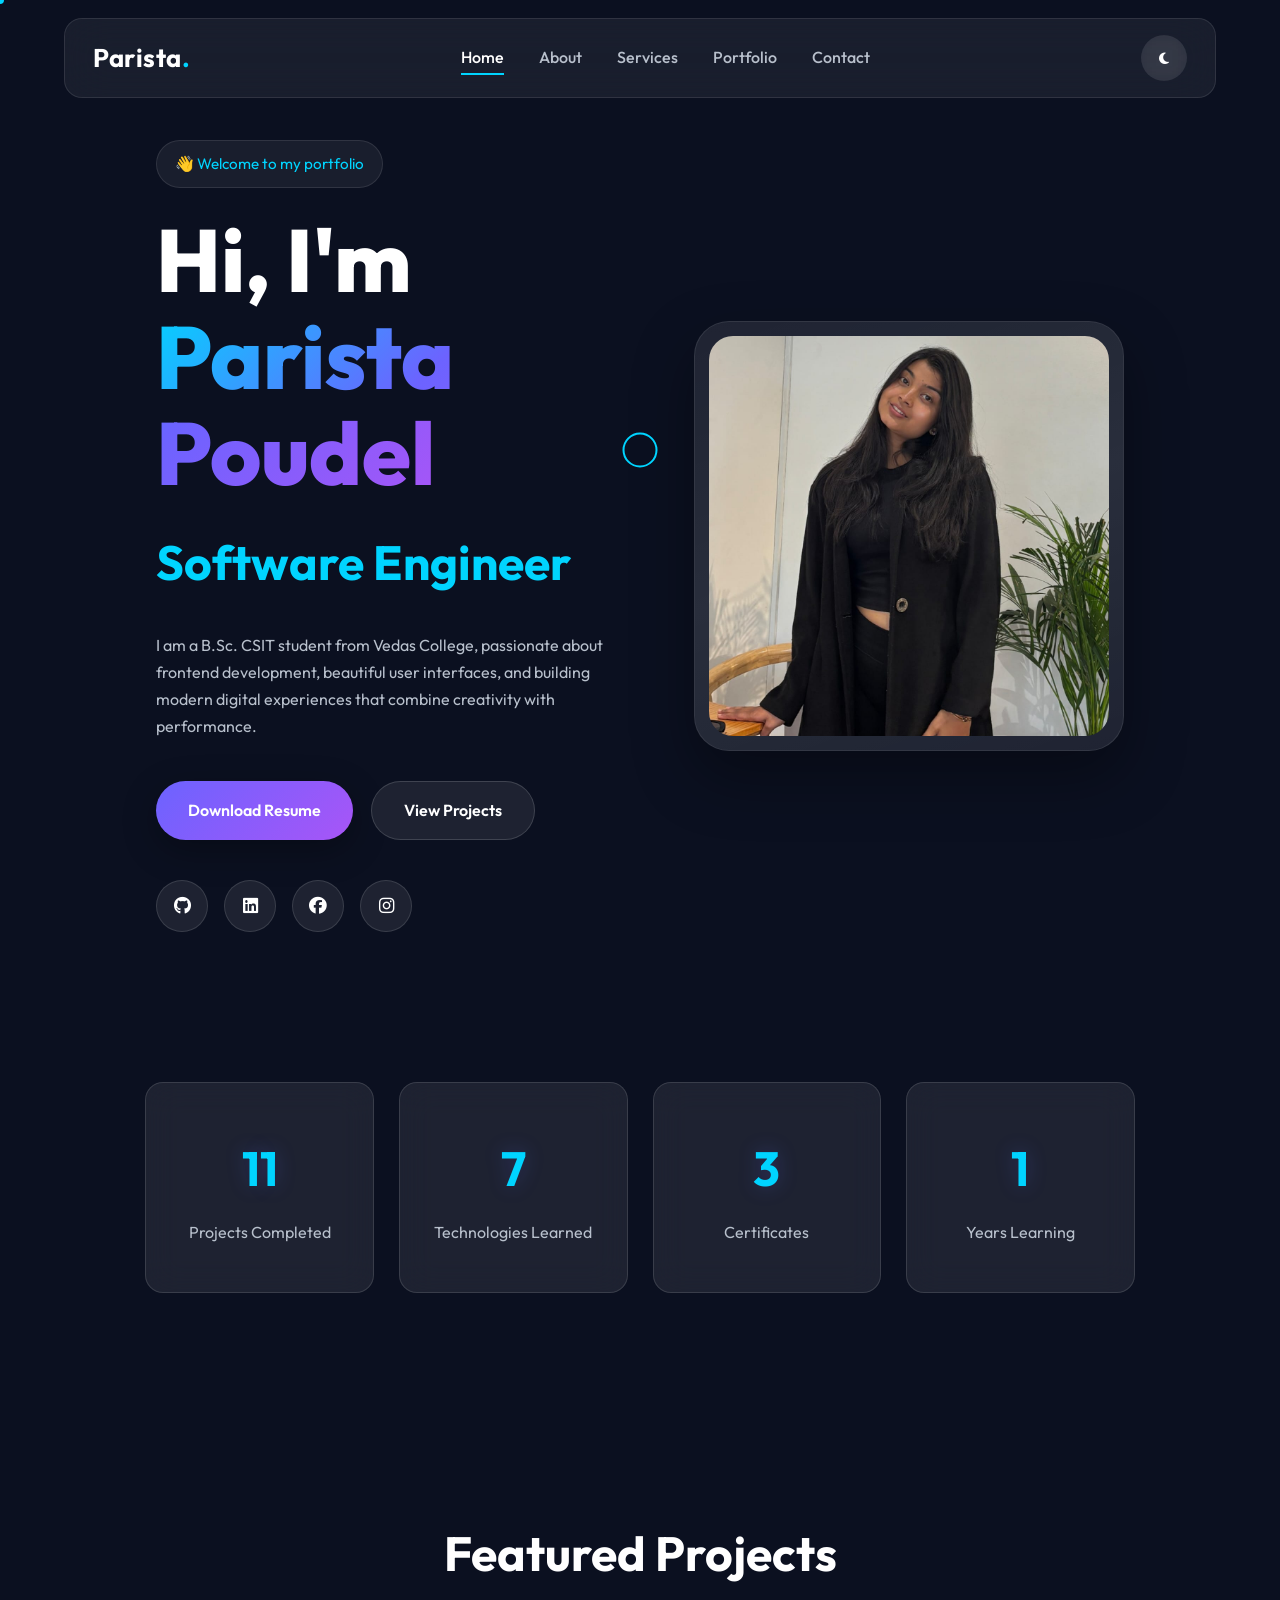
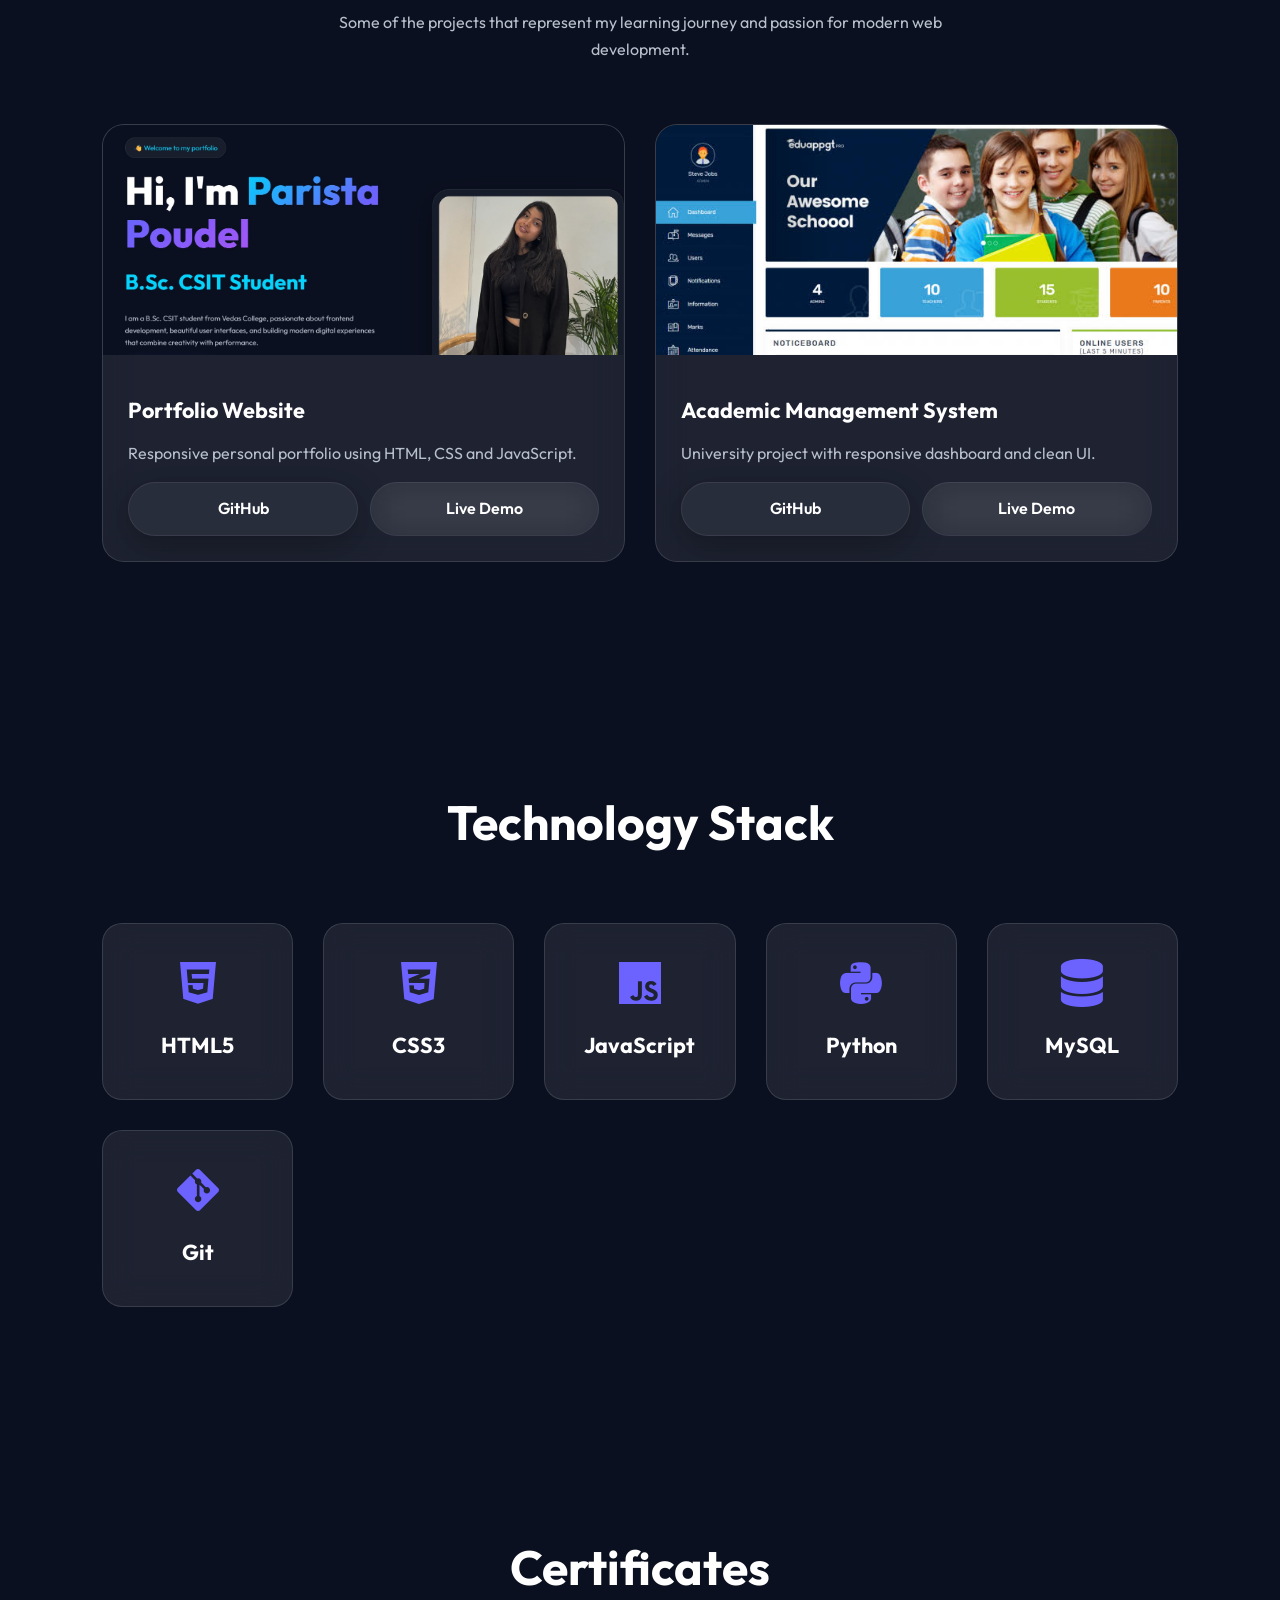
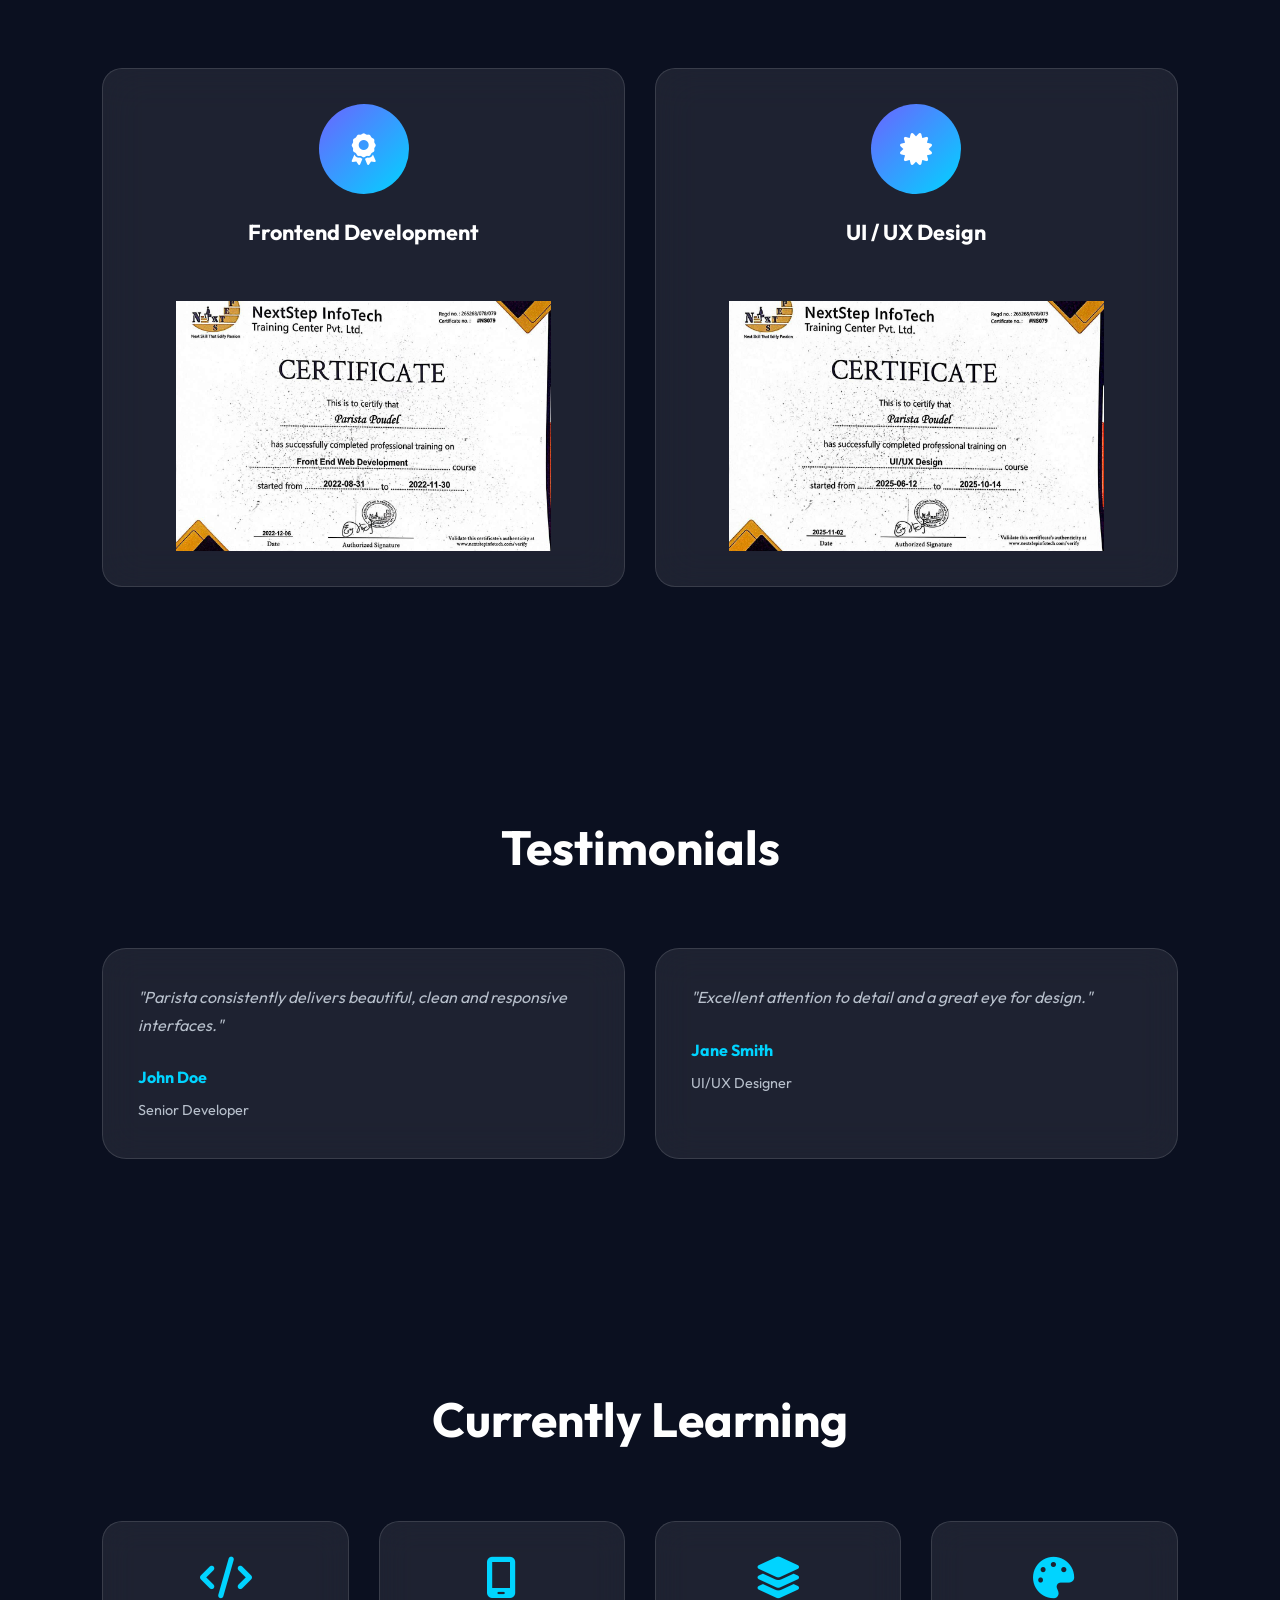
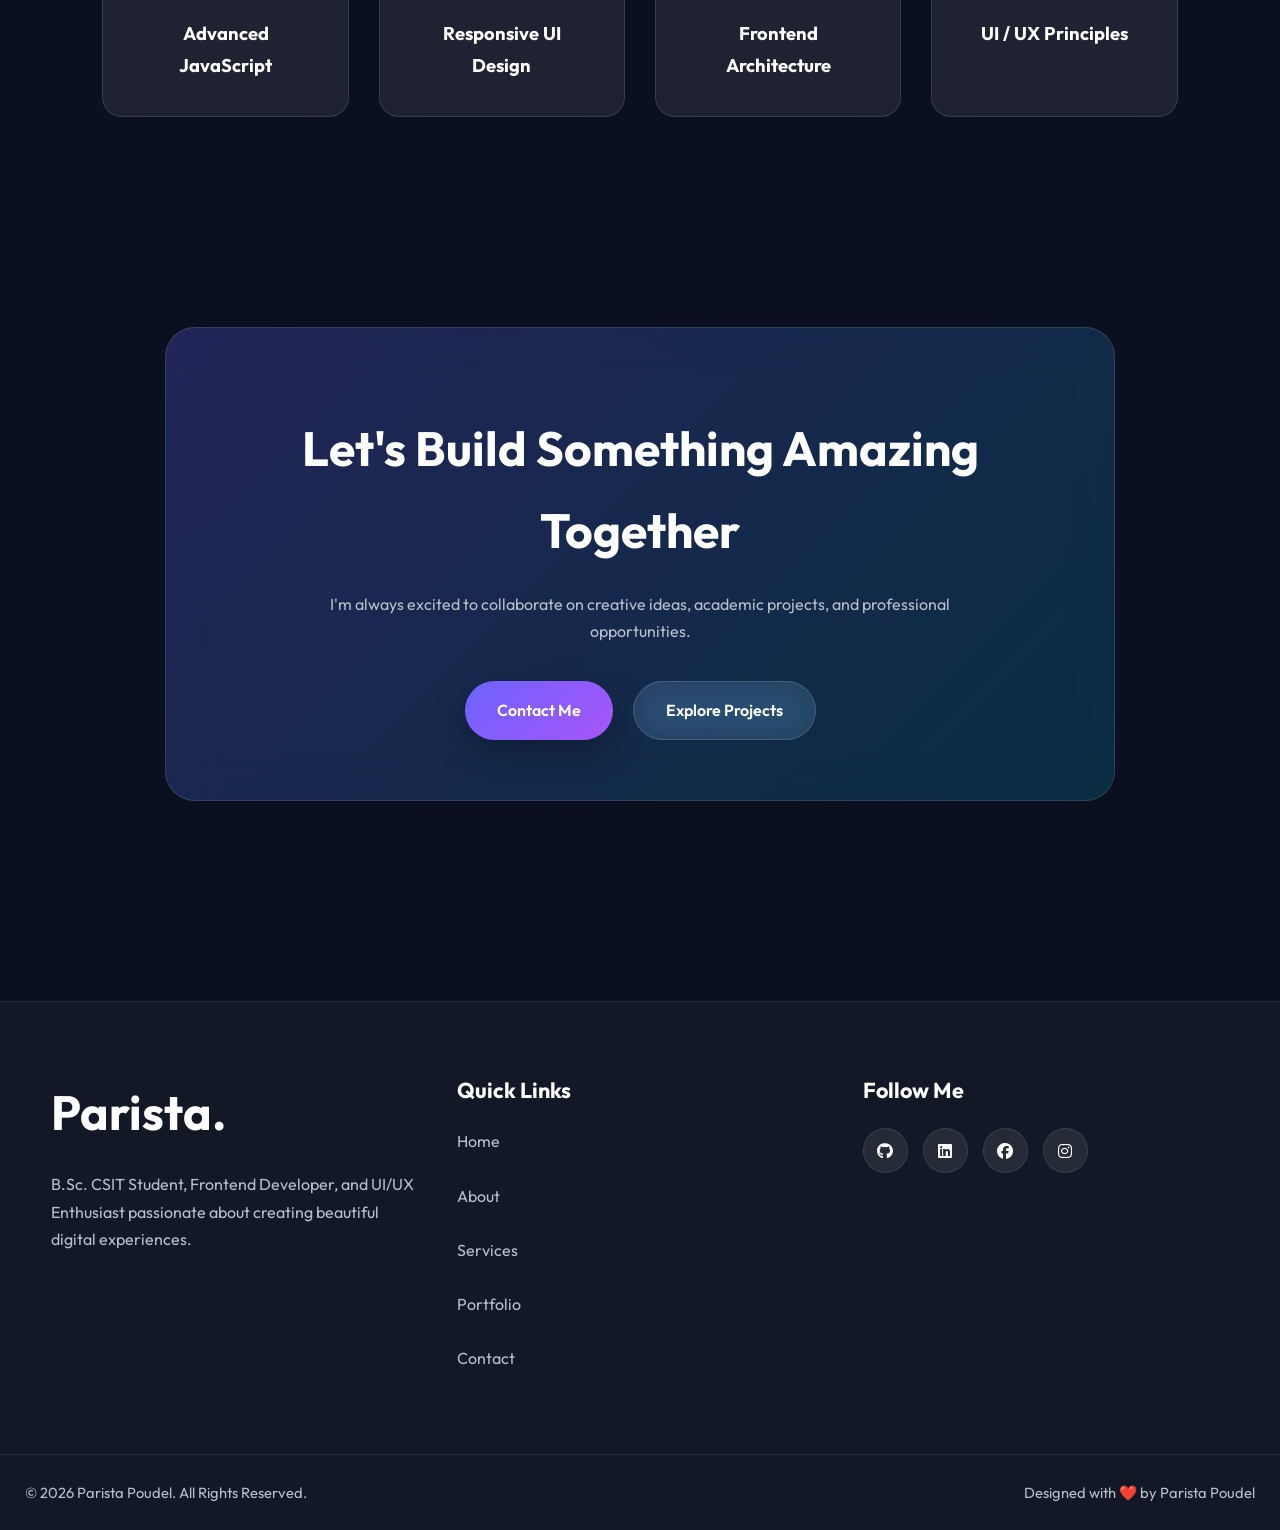
<file: index.html>
<!DOCTYPE html>
<html lang="en">

    <head>

        <!--==================================================
        META
    ===================================================-->

        <meta charset="UTF-8">

        <meta name="viewport" content="width=device-width, initial-scale=1.0">

        <title>
            Parista Poudel | Portfolio
        </title>
        <link rel="icon" type="image/x-icon" href="images/favicon.png">
        <meta name="description"
            content="Official portfolio of Parista Poudel, B.Sc. CSIT Student, Frontend Developer and UI/UX Enthusiast.">

        <meta name="keywords" content="Portfolio, Frontend Developer, CSIT, Nepal, UI UX, Software Engineer">

        <meta property="og:title" content="Parista Poudel Portfolio">

        <meta property="og:description" content="Modern Portfolio Website">

        <meta property="og:type" content="website">

        <!--==================================================
        GOOGLE FONTS
    ===================================================-->

        <link rel="preconnect" href="https://fonts.googleapis.com">

        <link rel="preconnect" href="https://fonts.gstatic.com" crossorigin>

        <link href="https://fonts.googleapis.com/css2?family=Outfit:wght@300;400;500;600;700;800&display=swap"
            rel="stylesheet">

        <!--==================================================
        FONT AWESOME
    ===================================================-->

        <link rel="stylesheet" href="https://cdnjs.cloudflare.com/ajax/libs/font-awesome/6.6.0/css/all.min.css">

        <!--==================================================
        CSS
    ===================================================-->

        <link rel="stylesheet" href="css/style.css">

        <link rel="stylesheet" href="css/animations.css">

        <link rel="stylesheet" href="css/responsive.css">

    </head>

    <body>

        <!--==================================================
    LOADER
===================================================-->

        <div id="loader">

            <div class="loader-logo">

                PP

            </div>

        </div>


        <!--==================================================
    CUSTOM CURSOR
===================================================-->

        <div class="cursor"></div>

        <div class="cursor-dot"></div>


        <!--==================================================
    SCROLL PROGRESS
===================================================-->

        <div id="progress-bar"></div>


        <!--==================================================
    BACK TO TOP
===================================================-->

        <button id="backToTop" aria-label="Back to Top">

            <i class="fa-solid fa-arrow-up"></i>

        </button>


        <!--==================================================
    NAVIGATION
===================================================-->

        <header>

            <nav class="navbar">

                <div class="logo">

                    <a href="index.html">

                        Parista<span>.</span>

                    </a>

                </div>

                <ul class="nav-links">

                    <li>

                        <a class="active" href="index.html">

                            Home

                        </a>

                    </li>

                    <li>

                        <a href="about.html">

                            About

                        </a>

                    </li>

                    <li>

                        <a href="services.html">

                            Services

                        </a>

                    </li>

                    <li>

                        <a href="portfolio.html">

                            Portfolio

                        </a>

                    </li>

                    <li>

                        <a href="contact.html">

                            Contact

                        </a>

                    </li>

                </ul>

                <div class="nav-actions">

                    <button id="themeToggle" class="theme-btn" aria-label="Toggle Theme">

                        <i class="fa-solid fa-moon"></i>

                    </button>

                    <div class="hamburger">

                        <span></span>

                        <span></span>

                        <span></span>

                    </div>

                </div>

            </nav>

        </header>


        <!--==================================================
    HERO
===================================================-->

        <section class="hero">

            <div class="hero-container">

                <div class="hero-content reveal-left">

                    <span class="hero-tag">

                        👋 Welcome to my portfolio

                    </span>

                    <h1>

                        Hi,

                        I'm

                        <span>

                            Parista Poudel

                        </span>

                    </h1>

                    <h2>

                        <span id="typing-text">

                            Software Engineer

                        </span>

                    </h2>

                    <p>

                        I am a B.Sc. CSIT student from Vedas College,
                        passionate about frontend development,
                        beautiful user interfaces,
                        and building modern digital experiences
                        that combine creativity with performance.

                    </p>

                    <div class="hero-buttons">

                        <a href="assets/resume.pdf" class="btn btn-primary magnetic">

                            Download Resume

                        </a>

                        <a href="portfolio.html" class="btn btn-secondary magnetic">

                            View Projects

                        </a>

                    </div>

                    <div class="hero-socials">

                        <a href="#">

                            <i class="fab fa-github"></i>

                        </a>

                        <a href="#">

                            <i class="fab fa-linkedin"></i>

                        </a>

                        <a href="#">

                            <i class="fab fa-facebook"></i>

                        </a>

                        <a href="#">

                            <i class="fab fa-instagram"></i>

                        </a>

                    </div>

                </div>

                <div class="hero-image reveal-right">

                    <div class="image-card">

                        <img src="images/parista.jpg" alt="Parista Poudel">

                    </div>

                </div>

            </div>

        </section>
        <!--==================================================
    STATISTICS
===================================================-->

        <section class="stats">

            <div class="container stagger">

                <div class="stat-card glass">

                    <h2 class="counter" data-target="15">0</h2>

                    <p>Projects Completed</p>

                </div>

                <div class="stat-card glass">

                    <h2 class="counter" data-target="10">0</h2>

                    <p>Technologies Learned</p>

                </div>

                <div class="stat-card glass">

                    <h2 class="counter" data-target="5">0</h2>

                    <p>Certificates</p>

                </div>

                <div class="stat-card glass">

                    <h2 class="counter" data-target="2">0</h2>

                    <p>Years Learning</p>

                </div>

            </div>

        </section>


        <!--==================================================
    FEATURED PROJECTS
===================================================-->

        <section class="featured-projects reveal">

            <div class="section-title">

                <h2>Featured Projects</h2>

                <p>
                    Some of the projects that represent my learning journey and passion
                    for modern web development.
                </p>

            </div>

            <div class="projects-grid">

                <article class="project-card glass">

                    <img src="images/project1.jpg" alt="Project 1">

                    <div class="project-content">

                        <h3>Portfolio Website</h3>

                        <p>
                            Responsive personal portfolio using HTML, CSS and JavaScript.
                        </p>

                        <div class="project-links">

                            <a href="#" class="btn btn-primary">GitHub</a>

                            <a href="#" class="btn btn-secondary">Live Demo</a>

                        </div>

                    </div>

                </article>

                <article class="project-card glass">

                    <img src="images/project2.jpg" alt="Project 2">

                    <div class="project-content">

                        <h3>Academic Management System</h3>

                        <p>
                            University project with responsive dashboard and clean UI.
                        </p>

                        <div class="project-links">

                            <a href="#" class="btn btn-primary">GitHub</a>

                            <a href="#" class="btn btn-secondary">Live Demo</a>

                        </div>

                    </div>

                </article>

            </div>

        </section>


        <!--==================================================
    TECH STACK
===================================================-->

        <section class="tech-stack reveal">

            <div class="section-title">

                <h2>Technology Stack</h2>

            </div>

            <div class="tech-grid stagger">

                <div class="tech-card glass">
                    <i class="fab fa-html5"></i>
                    <h3>HTML5</h3>
                </div>

                <div class="tech-card glass">
                    <i class="fab fa-css3-alt"></i>
                    <h3>CSS3</h3>
                </div>

                <div class="tech-card glass">
                    <i class="fab fa-js"></i>
                    <h3>JavaScript</h3>
                </div>

                <div class="tech-card glass">
                    <i class="fab fa-python"></i>
                    <h3>Python</h3>
                </div>

                <div class="tech-card glass">
                    <i class="fas fa-database"></i>
                    <h3>MySQL</h3>
                </div>

                <div class="tech-card glass">
                    <i class="fab fa-git-alt"></i>
                    <h3>Git</h3>
                </div>

            </div>

        </section>


        <!--==================================================
    CERTIFICATES
===================================================-->

        <section class="certificates reveal">

            <div class="section-title">

                <h2>Certificates</h2>

            </div>

            <div class="certificate-grid">

                <div class="certificate-card">

                    <div class="certificate-placeholder">

                        <i class="fas fa-award"></i>

                    </div>

                    <h3>Frontend Development</h3>

                    <!-- <p>Certificate Placeholder</p> -->
                    <img src="images/certificate1.jpg" alt="">

                </div>

                <div class="certificate-card">

                    <div class="certificate-placeholder">

                        <i class="fas fa-certificate"></i>

                    </div>

                    <h3>UI / UX Design</h3>

                    <!-- <p>Certificate Placeholder</p> -->
                    <img src="images/certificate2.jpg" alt="">

                </div>

            </div>

        </section>


        <!--==================================================
    TESTIMONIALS
===================================================-->

        <section class="testimonials reveal">

            <div class="section-title">

                <h2>Testimonials</h2>

            </div>

            <div class="testimonial-slider">

                <div class="testimonial-card">

                    <p>
                        "Parista consistently delivers beautiful, clean and responsive interfaces."
                    </p>

                    <h4>John Doe</h4>

                    <span>Senior Developer</span>

                </div>

                <div class="testimonial-card">

                    <p>
                        "Excellent attention to detail and a great eye for design."
                    </p>

                    <h4>Jane Smith</h4>

                    <span>UI/UX Designer</span>

                </div>

            </div>

        </section>


        <!--==================================================
    LEARNING JOURNEY
===================================================-->

        <section class="learning reveal">

            <div class="section-title">

                <h2>Currently Learning</h2>

            </div>

            <div class="learning-grid">

                <div class="learning-card glass">

                    <i class="fas fa-code"></i>

                    <h3>Advanced JavaScript</h3>

                </div>

                <div class="learning-card glass">

                    <i class="fas fa-mobile-screen"></i>

                    <h3>Responsive UI Design</h3>

                </div>

                <div class="learning-card glass">

                    <i class="fas fa-layer-group"></i>

                    <h3>Frontend Architecture</h3>

                </div>

                <div class="learning-card glass">

                    <i class="fas fa-palette"></i>

                    <h3>UI / UX Principles</h3>

                </div>

            </div>

        </section>


        <!--==================================================
    CTA
===================================================-->

        <section class="cta">

            <div class="cta-container reveal">

                <h2>

                    Let's Build Something Amazing Together

                </h2>

                <p>

                    I'm always excited to collaborate on creative ideas,
                    academic projects, and professional opportunities.

                </p>

                <div class="cta-buttons">

                    <a href="contact.html" class="btn btn-primary magnetic">

                        Contact Me

                    </a>

                    <a href="portfolio.html" class="btn btn-secondary magnetic">

                        Explore Projects

                    </a>

                </div>

            </div>

        </section>


        <!--==================================================
    FOOTER
===================================================-->

        <footer>

            <div class="footer-container">

                <div class="footer-about">

                    <h2>Parista.</h2>

                    <p>

                        B.Sc. CSIT Student, Frontend Developer,
                        and UI/UX Enthusiast passionate about
                        creating beautiful digital experiences.

                    </p>

                </div>

                <div class="footer-links">

                    <h3>Quick Links</h3>

                    <ul>

                        <li><a href="index.html">Home</a></li>

                        <li><a href="about.html">About</a></li>

                        <li><a href="services.html">Services</a></li>

                        <li><a href="portfolio.html">Portfolio</a></li>

                        <li><a href="contact.html">Contact</a></li>

                    </ul>

                </div>

                <div class="footer-social">

                    <h3>Follow Me</h3>

                    <div class="social-icons">

                        <a href="https://github.com/paristapoudel/paristapoudel"><i class="fab fa-github"></i></a>

                        <a href="https://www.linkedin.com/in/parista-poudel-40b528301?utm_source=share_via&utm_content=profile&utm_medium=member_android"><i class="fab fa-linkedin"></i></a>

                        <a href="https://www.facebook.com/pareesta"><i class="fab fa-facebook"></i></a>

                        <a href="https://www.instagram.com/parista_poudel/"><i class="fab fa-instagram"></i></a>

                    </div>

                </div>

            </div>

            <div class="footer-bottom">

                <p>

                    © 2026 Parista Poudel. All Rights Reserved.

                </p>

                <p>

                    Designed with ❤️ by Parista Poudel

                </p>

            </div>

        </footer>


        <!--==================================================
    JAVASCRIPT
===================================================-->

        <script src="js/app.js"></script>

        <script src="js/typing.js"></script>

        <script src="js/cursor.js"></script>

        <script src="js/animations.js"></script>

    </body>

</html>
</file>
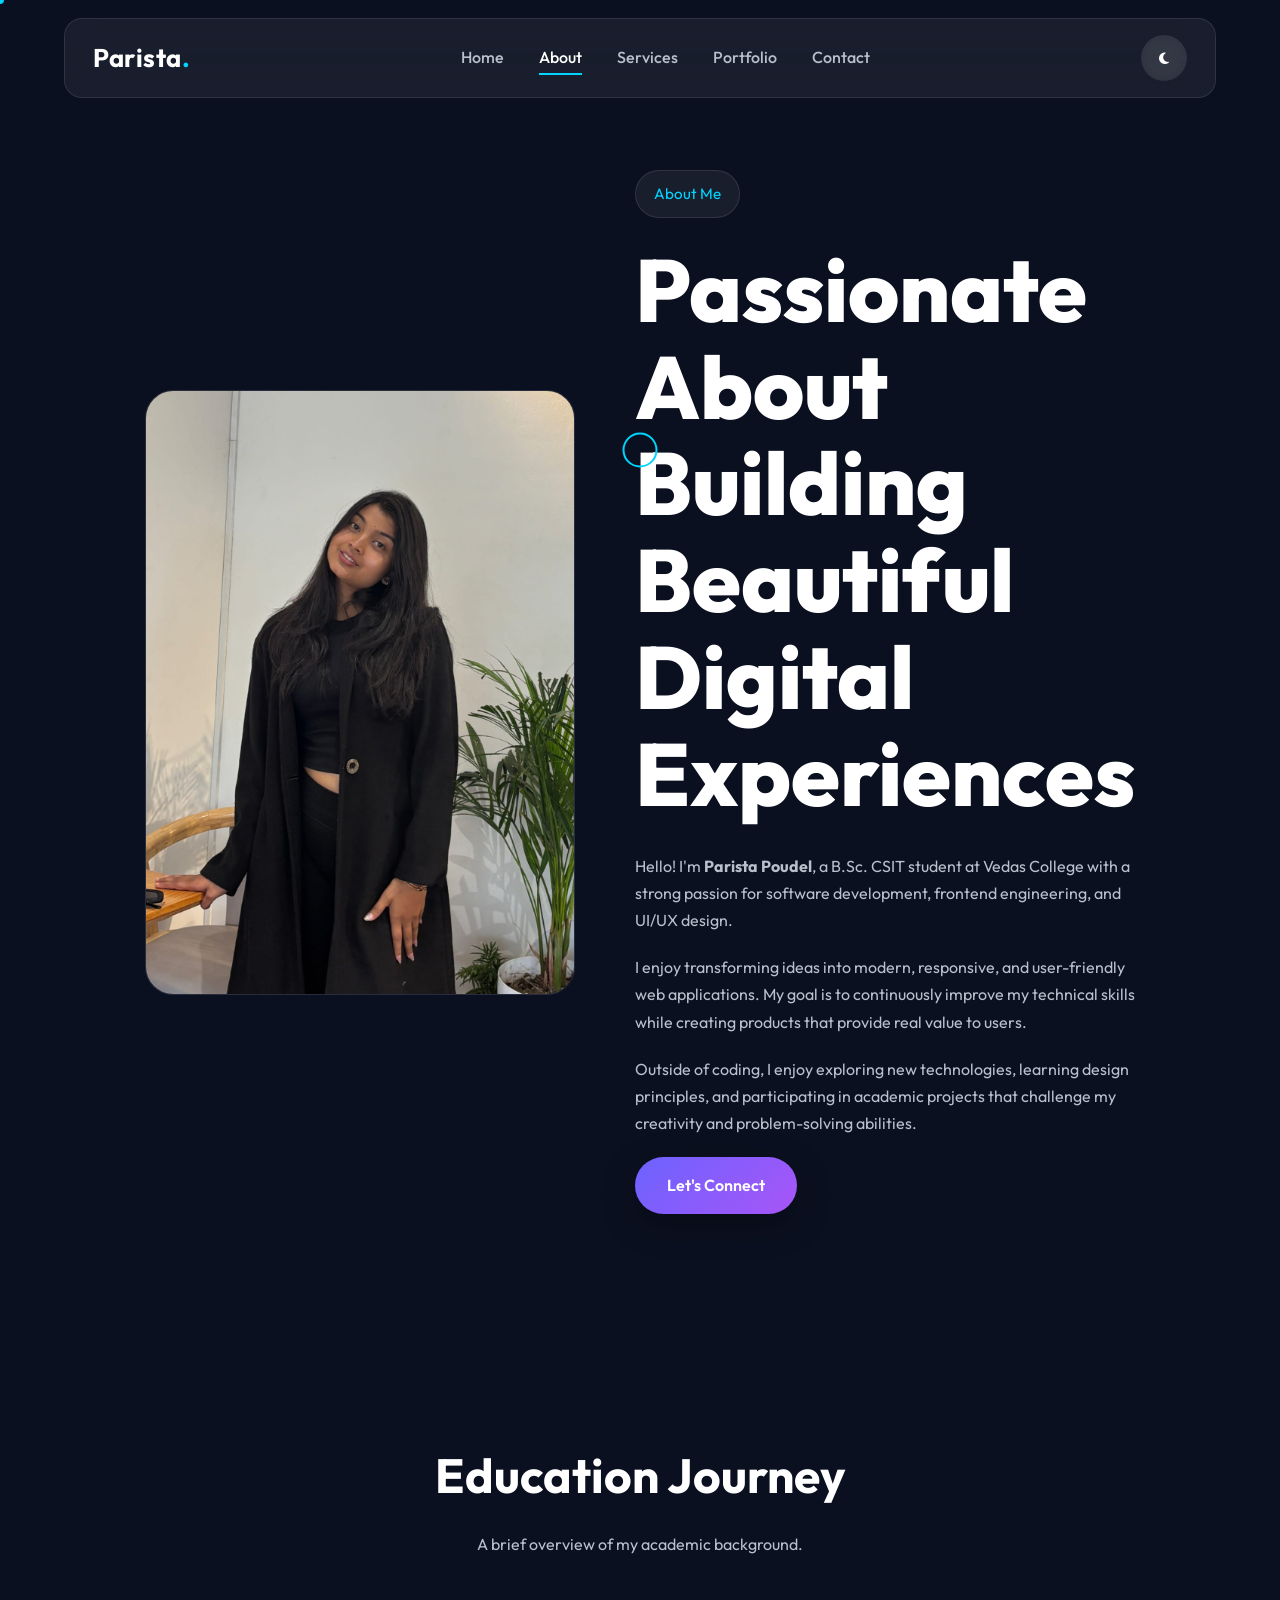
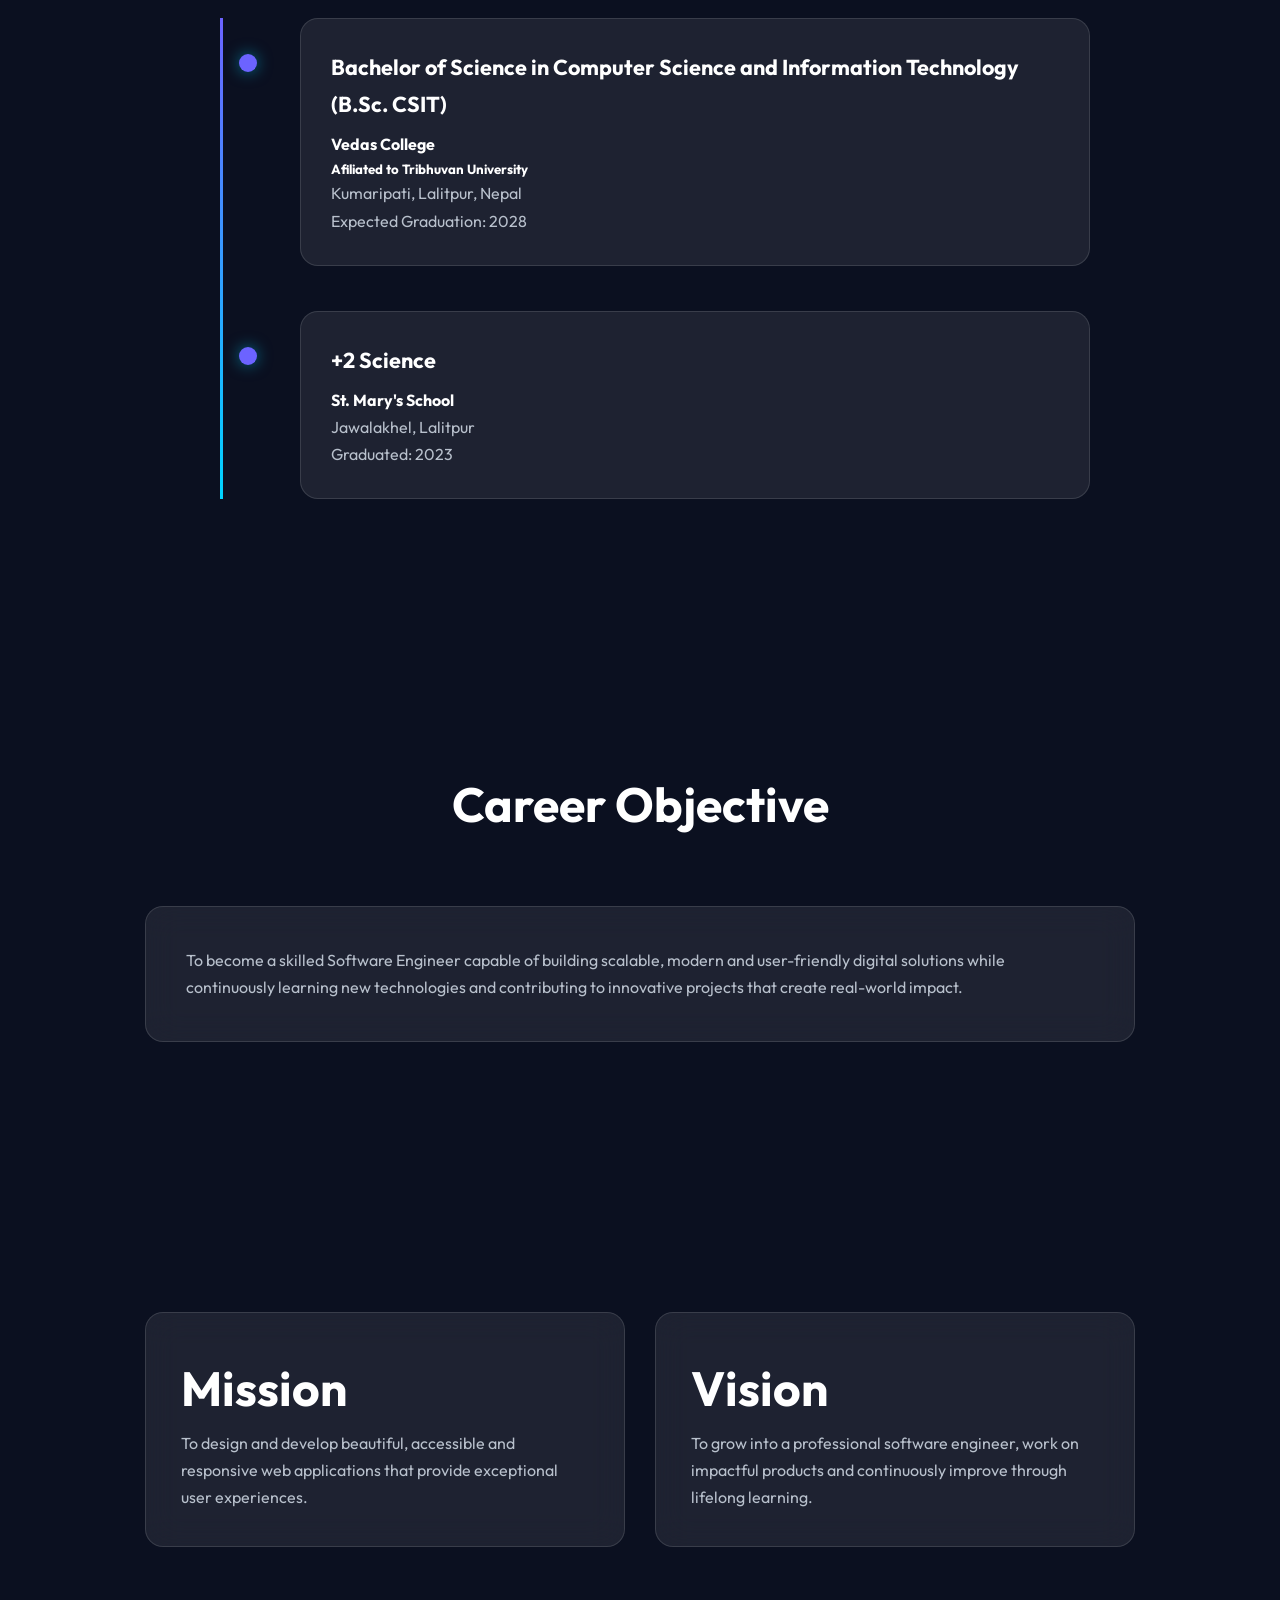
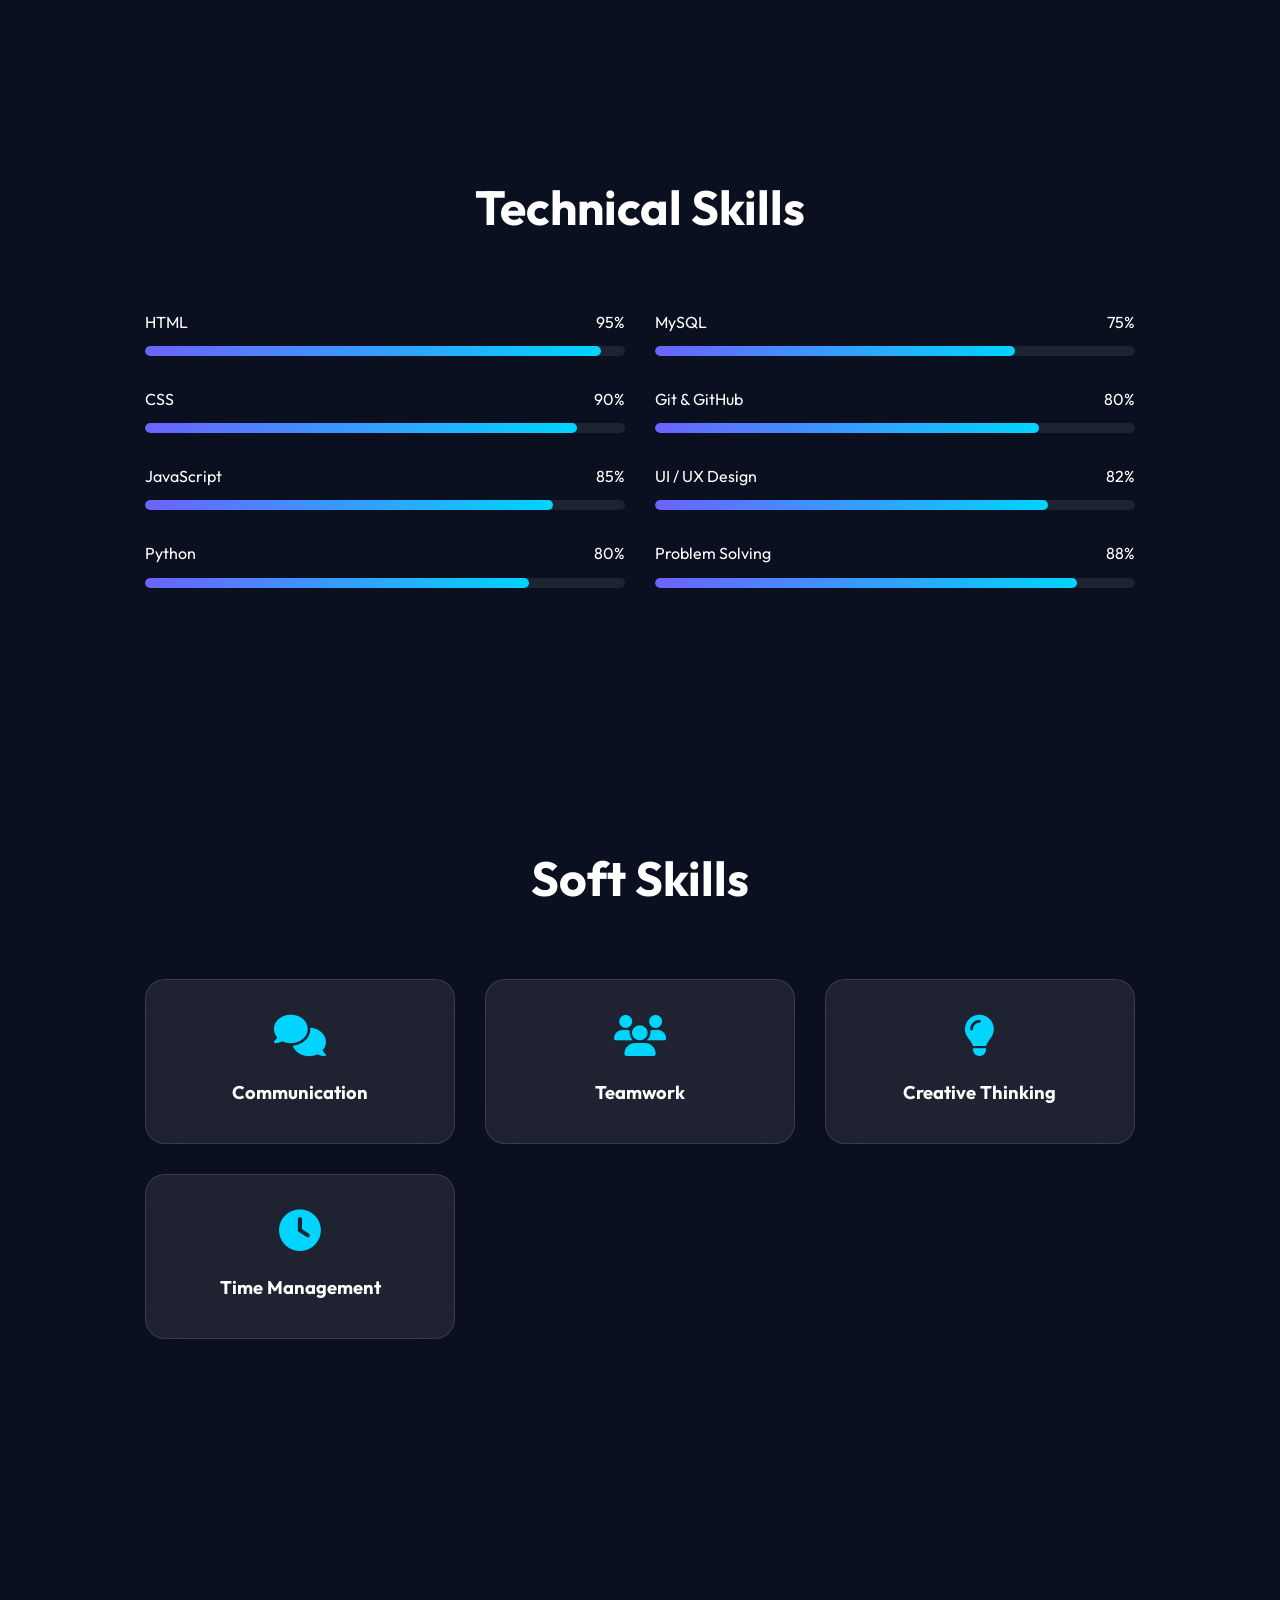
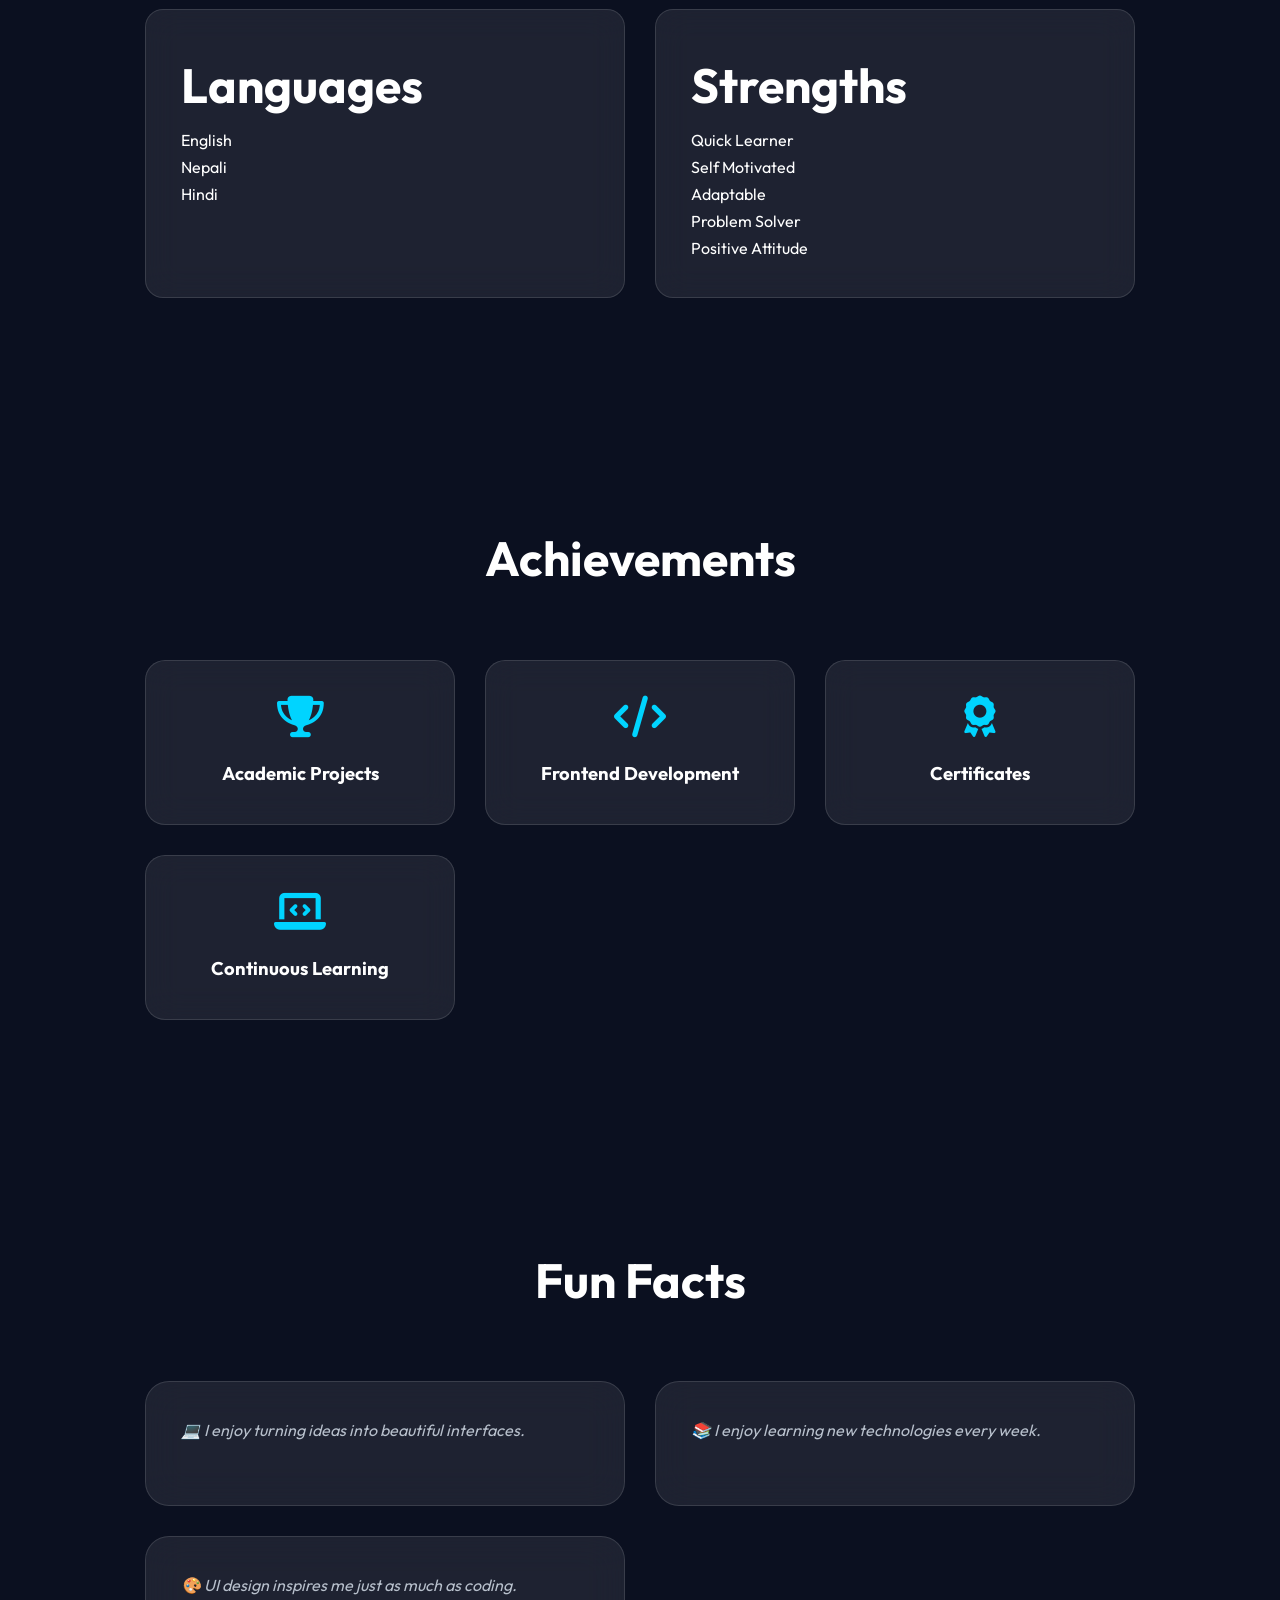
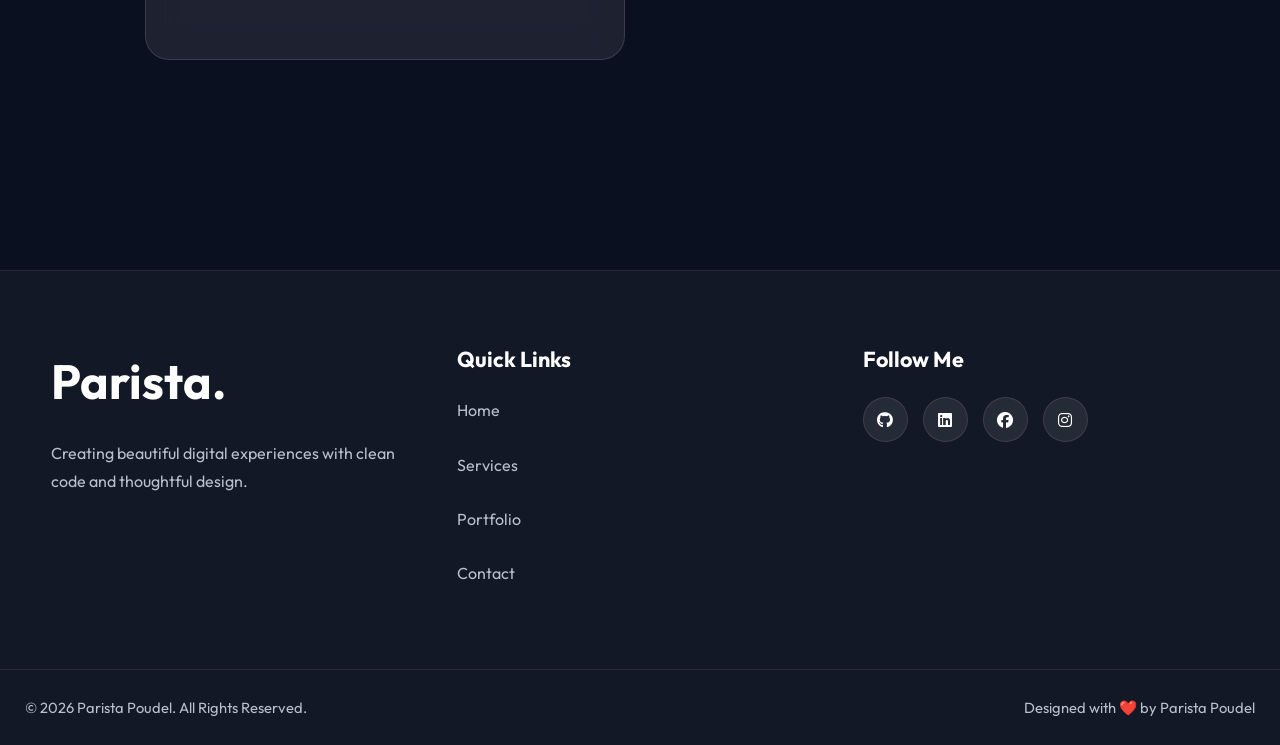
<file: about.html>
<!DOCTYPE html>
<html lang="en">

    <head>

        <meta charset="UTF-8">

        <meta name="viewport" content="width=device-width, initial-scale=1.0">

        <title>

            About | Parista Poudel

        </title>
        <link rel="icon" type="image/x-icon" href="images/favicon.png">


        <meta name="description" content="Learn more about Parista Poudel, B.Sc. CSIT Student and Frontend Developer.">

        <link rel="preconnect" href="https://fonts.googleapis.com">

        <link rel="preconnect" href="https://fonts.gstatic.com" crossorigin>

        <link href="https://fonts.googleapis.com/css2?family=Outfit:wght@300;400;500;600;700;800&display=swap"
            rel="stylesheet">

        <link rel="stylesheet" href="https://cdnjs.cloudflare.com/ajax/libs/font-awesome/6.6.0/css/all.min.css">

        <link rel="stylesheet" href="css/style.css">

        <link rel="stylesheet" href="css/animations.css">

        <link rel="stylesheet" href="css/responsive.css">

    </head>

    <body>

        <!--==================================================
    LOADER
===================================================-->

        <div id="loader">

            <div class="loader-logo">

                PP

            </div>

        </div>

        <!--==================================================
    CURSOR
===================================================-->

        <div class="cursor"></div>

        <div class="cursor-dot"></div>

        <!--==================================================
    SCROLL PROGRESS
===================================================-->

        <div id="progress-bar"></div>

        <!--==================================================
    BACK TO TOP
===================================================-->

        <button id="backToTop" aria-label="Back to Top">

            <i class="fa-solid fa-arrow-up"></i>

        </button>

        <!--==================================================
    NAVBAR
===================================================-->

        <header>

            <nav class="navbar">

                <div class="logo">

                    <a href="index.html">

                        Parista<span>.</span>

                    </a>

                </div>

                <ul class="nav-links">

                    <li>

                        <a href="index.html">

                            Home

                        </a>

                    </li>

                    <li>

                        <a class="active" href="about.html">

                            About

                        </a>

                    </li>

                    <li>

                        <a href="services.html">

                            Services

                        </a>

                    </li>

                    <li>

                        <a href="portfolio.html">

                            Portfolio

                        </a>

                    </li>

                    <li>

                        <a href="contact.html">

                            Contact

                        </a>

                    </li>

                </ul>

                <div class="nav-actions">

                    <button id="themeToggle" class="theme-btn">

                        <i class="fa-solid fa-moon"></i>

                    </button>

                    <div class="hamburger">

                        <span></span>

                        <span></span>

                        <span></span>

                    </div>

                </div>

            </nav>

        </header>

        <!--==================================================
    HERO
===================================================-->

        <section class="about-hero">

            <div class="container">

                <div class="about-grid">

                    <div class="about-image reveal-left">

                        <img src="images/parista.jpg" alt="Parista Poudel">

                    </div>

                    <div class="about-content reveal-right">

                        <span class="hero-tag">

                            About Me

                        </span>

                        <h1>

                            Passionate About Building

                            <span>

                                Beautiful Digital Experiences

                            </span>

                        </h1>

                        <p style="margin-top: 30px;">

                            Hello! I'm <strong>Parista Poudel</strong>,
                            a B.Sc. CSIT student at Vedas College with
                            a strong passion for software development,
                            frontend engineering, and UI/UX design.

                        </p>

                        <p>

                            I enjoy transforming ideas into modern,
                            responsive, and user-friendly web applications.
                            My goal is to continuously improve my technical
                            skills while creating products that provide
                            real value to users.

                        </p>

                        <p>

                            Outside of coding, I enjoy exploring new
                            technologies, learning design principles,
                            and participating in academic projects that
                            challenge my creativity and problem-solving
                            abilities.

                        </p>

                        <a href="contact.html" class="btn btn-primary magnetic">

                            Let's Connect

                        </a>

                    </div>

                </div>

            </div>

        </section>

        <!--==================================================
    EDUCATION TIMELINE
===================================================-->

        <section>

            <div class="container">

                <div class="section-title reveal">

                    <h2>

                        Education Journey

                    </h2>

                    <p>

                        A brief overview of my academic background.

                    </p>

                </div>

                <div class="timeline">

                    <div class="timeline-item reveal">

                        <h3>

                            Bachelor of Science in Computer Science and Information Technology (B.Sc. CSIT)

                        </h3>

                        <h4>

                            Vedas College

                        </h4>
                        <h5>
                            Afiliated to Tribhuvan University
                        </h5>

                        <p>

                            Kumaripati, Lalitpur, Nepal

                        </p>

                        <p>

                            Expected Graduation: 2028

                        </p>

                    </div>

                    <div class="timeline-item reveal">

                        <h3>

                            +2 Science

                        </h3>

                        <h4>

                            St. Mary's School

                        </h4>

                        <p>

                            Jawalakhel, Lalitpur

                        </p>

                        <p>

                            Graduated: 2023

                        </p>

                    </div>

                </div>

            </div>

        </section>
        <!--==================================================
    CAREER OBJECTIVE
===================================================-->

        <section>

            <div class="container">

                <div class="section-title reveal">

                    <h2>

                        Career Objective

                    </h2>

                </div>

                <div class="glass" style="padding:40px;">

                    <p>

                        To become a skilled Software Engineer capable of
                        building scalable, modern and user-friendly digital
                        solutions while continuously learning new technologies
                        and contributing to innovative projects that create
                        real-world impact.

                    </p>

                </div>

            </div>

        </section>


        <!--==================================================
    MISSION & VISION
===================================================-->

        <section>

            <div class="container">

                <div class="skills-grid">

                    <div class="glass reveal" style="padding:35px;">

                        <h2>

                            Mission

                        </h2>

                        <p>

                            To design and develop beautiful,
                            accessible and responsive web applications
                            that provide exceptional user experiences.

                        </p>

                    </div>

                    <div class="glass reveal" style="padding:35px;">

                        <h2>

                            Vision

                        </h2>

                        <p>

                            To grow into a professional software engineer,
                            work on impactful products and continuously
                            improve through lifelong learning.

                        </p>

                    </div>

                </div>

            </div>

        </section>


        <!--==================================================
    TECHNICAL SKILLS
===================================================-->

        <section>

            <div class="container">

                <div class="section-title reveal">

                    <h2>

                        Technical Skills

                    </h2>

                </div>

                <div class="skills-grid">

                    <div>

                        <div class="skill">

                            <div class="skill-header">

                                <span>HTML</span>

                                <span>95%</span>

                            </div>

                            <div class="progress">

                                <span style="width:95%;"></span>

                            </div>

                        </div>

                        <div class="skill">

                            <div class="skill-header">

                                <span>CSS</span>

                                <span>90%</span>

                            </div>

                            <div class="progress">

                                <span style="width:90%;"></span>

                            </div>

                        </div>

                        <div class="skill">

                            <div class="skill-header">

                                <span>JavaScript</span>

                                <span>85%</span>

                            </div>

                            <div class="progress">

                                <span style="width:85%;"></span>

                            </div>

                        </div>

                        <div class="skill">

                            <div class="skill-header">

                                <span>Python</span>

                                <span>80%</span>

                            </div>

                            <div class="progress">

                                <span style="width:80%;"></span>

                            </div>

                        </div>

                    </div>

                    <div>

                        <div class="skill">

                            <div class="skill-header">

                                <span>MySQL</span>

                                <span>75%</span>

                            </div>

                            <div class="progress">

                                <span style="width:75%;"></span>

                            </div>

                        </div>

                        <div class="skill">

                            <div class="skill-header">

                                <span>Git & GitHub</span>

                                <span>80%</span>

                            </div>

                            <div class="progress">

                                <span style="width:80%;"></span>

                            </div>

                        </div>

                        <div class="skill">

                            <div class="skill-header">

                                <span>UI / UX Design</span>

                                <span>82%</span>

                            </div>

                            <div class="progress">

                                <span style="width:82%;"></span>

                            </div>

                        </div>

                        <div class="skill">

                            <div class="skill-header">

                                <span>Problem Solving</span>

                                <span>88%</span>

                            </div>

                            <div class="progress">

                                <span style="width:88%;"></span>

                            </div>

                        </div>

                    </div>

                </div>

            </div>

        </section>


        <!--==================================================
    SOFT SKILLS
===================================================-->

        <section>

            <div class="container">

                <div class="section-title reveal">

                    <h2>

                        Soft Skills

                    </h2>

                </div>

                <div class="learning-grid">

                    <div class="learning-card glass">

                        <i class="fas fa-comments"></i>

                        <h3>

                            Communication

                        </h3>

                    </div>

                    <div class="learning-card glass">

                        <i class="fas fa-users"></i>

                        <h3>

                            Teamwork

                        </h3>

                    </div>

                    <div class="learning-card glass">

                        <i class="fas fa-lightbulb"></i>

                        <h3>

                            Creative Thinking

                        </h3>

                    </div>

                    <div class="learning-card glass">

                        <i class="fas fa-clock"></i>

                        <h3>

                            Time Management

                        </h3>

                    </div>

                </div>

            </div>

        </section>


        <!--==================================================
    LANGUAGES & STRENGTHS
===================================================-->

        <section>

            <div class="container">

                <div class="skills-grid">

                    <div class="glass" style="padding:35px;">

                        <h2>

                            Languages

                        </h2>

                        <ul>

                            <li>English</li>

                            <li>Nepali</li>

                            <li>Hindi</li>

                        </ul>

                    </div>

                    <div class="glass" style="padding:35px;">

                        <h2>

                            Strengths

                        </h2>

                        <ul>

                            <li>Quick Learner</li>

                            <li>Self Motivated</li>

                            <li>Adaptable</li>

                            <li>Problem Solver</li>

                            <li>Positive Attitude</li>

                        </ul>

                    </div>

                </div>

            </div>

        </section>


        <!--==================================================
    ACHIEVEMENTS
===================================================-->

        <section>

            <div class="container">

                <div class="section-title reveal">

                    <h2>

                        Achievements

                    </h2>

                </div>

                <div class="learning-grid">

                    <div class="learning-card glass">

                        <i class="fas fa-trophy"></i>

                        <h3>

                            Academic Projects

                        </h3>

                    </div>

                    <div class="learning-card glass">

                        <i class="fas fa-code"></i>

                        <h3>

                            Frontend Development

                        </h3>

                    </div>

                    <div class="learning-card glass">

                        <i class="fas fa-award"></i>

                        <h3>

                            Certificates

                        </h3>

                    </div>

                    <div class="learning-card glass">

                        <i class="fas fa-laptop-code"></i>

                        <h3>

                            Continuous Learning

                        </h3>

                    </div>

                </div>

            </div>

        </section>


        <!--==================================================
    FUN FACTS
===================================================-->

        <section>

            <div class="container">

                <div class="section-title reveal">

                    <h2>

                        Fun Facts

                    </h2>

                </div>

                <div class="testimonial-slider">

                    <div class="testimonial-card">

                        <p>

                            💻 I enjoy turning ideas into beautiful interfaces.

                        </p>

                    </div>

                    <div class="testimonial-card">

                        <p>

                            📚 I enjoy learning new technologies every week.

                        </p>

                    </div>

                    <div class="testimonial-card">

                        <p>

                            🎨 UI design inspires me just as much as coding.

                        </p>

                    </div>

                </div>

            </div>

        </section>


        <!--==================================================
    FOOTER
===================================================-->

        <footer>

            <div class="footer-container">

                <div class="footer-about">

                    <h2>

                        Parista.

                    </h2>

                    <p>

                        Creating beautiful digital experiences with
                        clean code and thoughtful design.

                    </p>

                </div>

                <div class="footer-links">

                    <h3>

                        Quick Links

                    </h3>

                    <ul>

                        <li><a href="index.html">Home</a></li>

                        <li><a href="services.html">Services</a></li>

                        <li><a href="portfolio.html">Portfolio</a></li>

                        <li><a href="contact.html">Contact</a></li>

                    </ul>

                </div>

                <div class="footer-social">

                    <h3>

                        Follow Me

                    </h3>

                    <div class="social-icons">

                        <a href="https://github.com/paristapoudel/paristapoudel"><i class="fab fa-github"></i></a>

                        <a href="https://www.linkedin.com/in/parista-poudel-40b528301?utm_source=share_via&utm_content=profile&utm_medium=member_android"><i class="fab fa-linkedin"></i></a>

                        <a href="https://www.facebook.com/pareesta"><i class="fab fa-facebook"></i></a>

                        <a href="https://www.instagram.com/parista_poudel/"><i class="fab fa-instagram"></i></a>

                    </div>

                </div>

            </div>

            <div class="footer-bottom">

                <p>

                    © 2026 Parista Poudel. All Rights Reserved.

                </p>

                <p>

                    Designed with ❤️ by Parista Poudel

                </p>

            </div>

        </footer>


        <!--==================================================
    JAVASCRIPT
===================================================-->

        <script src="js/app.js"></script>

        <script src="js/cursor.js"></script>

        <script src="js/animations.js"></script>

    </body>

</html>
</file>
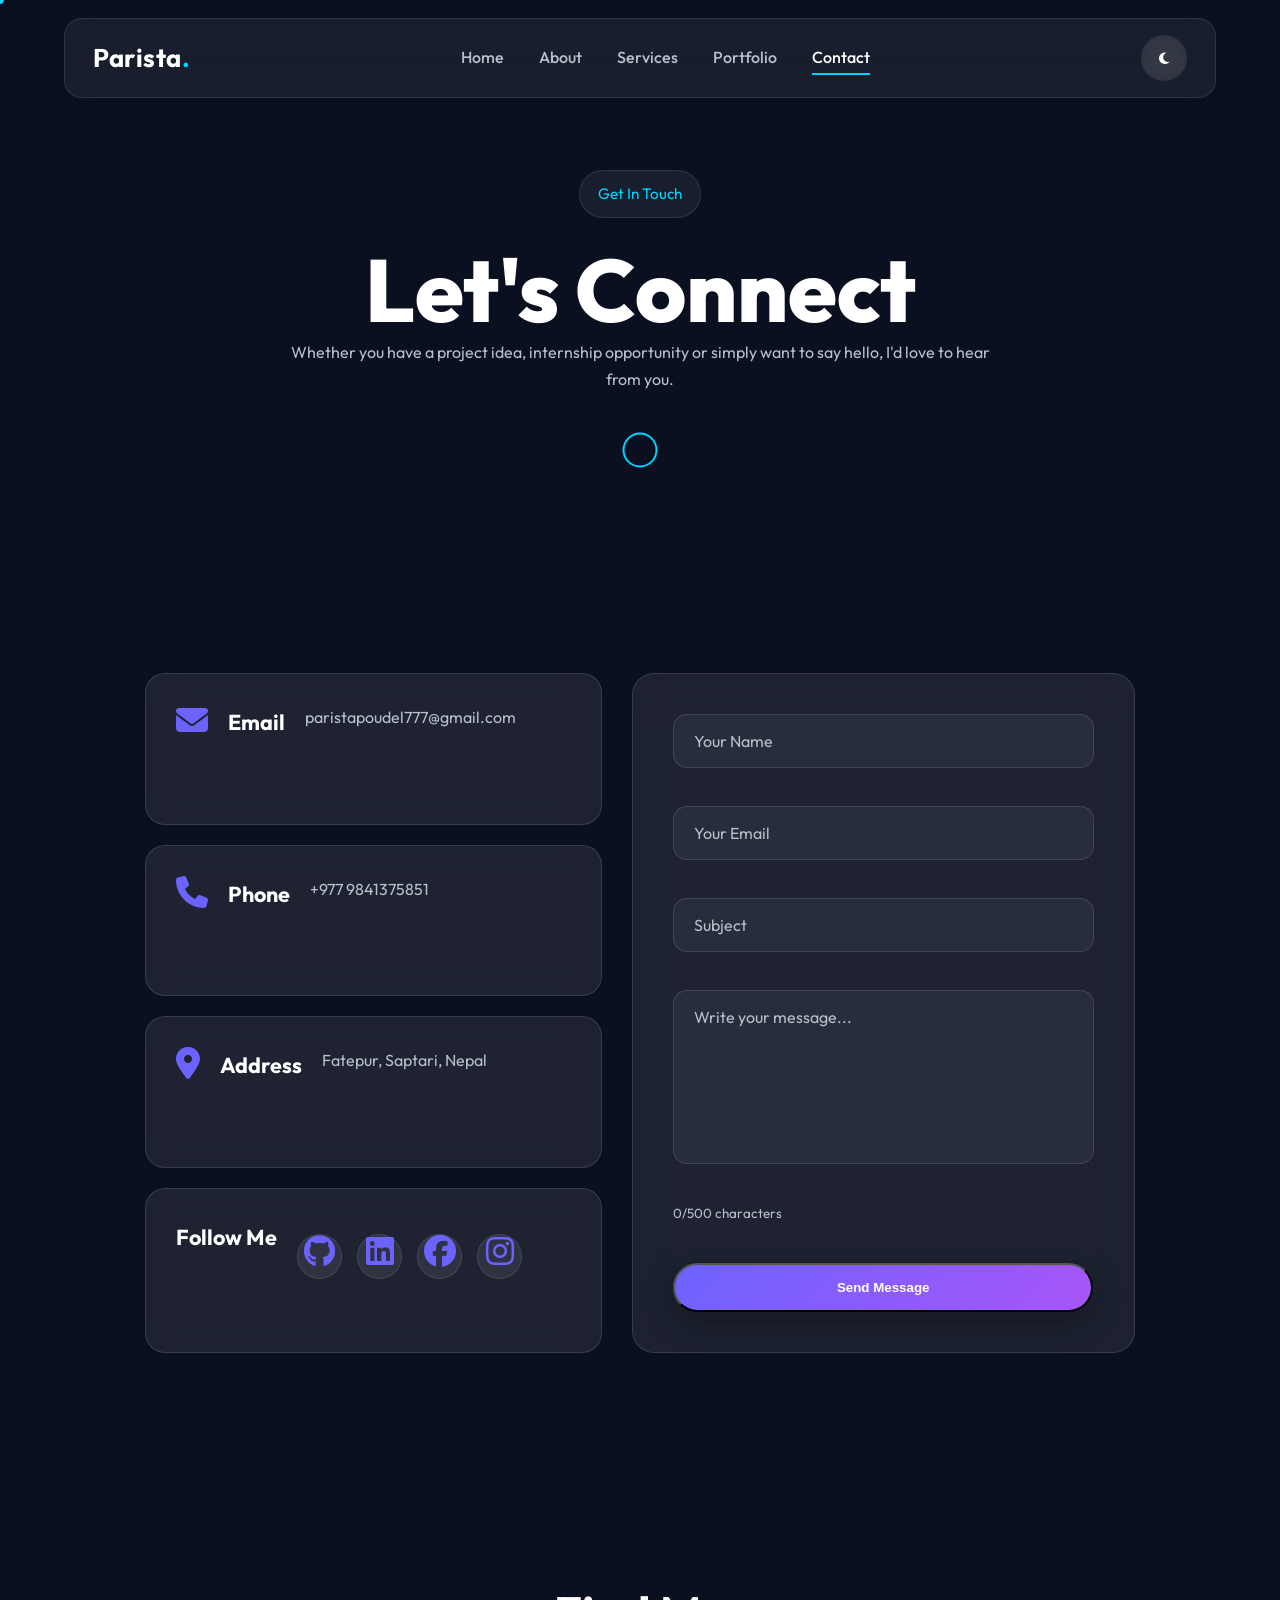
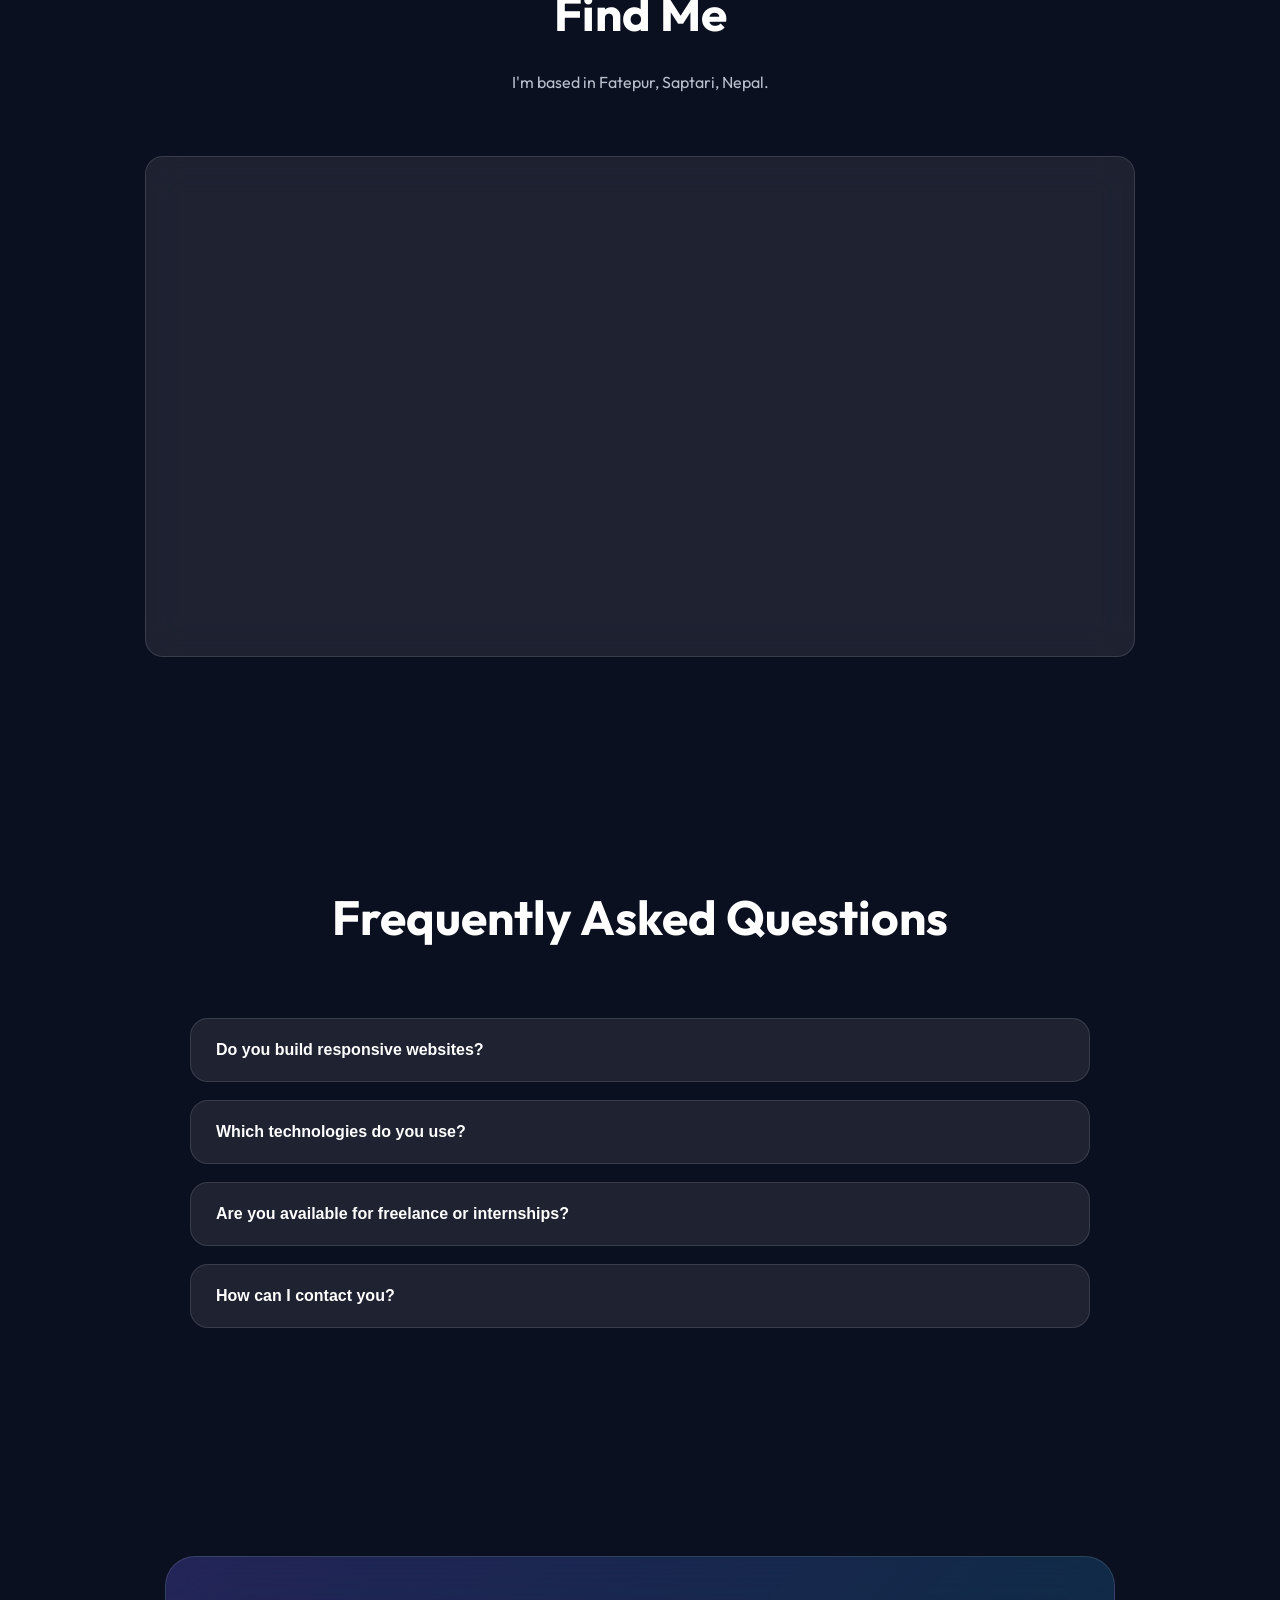
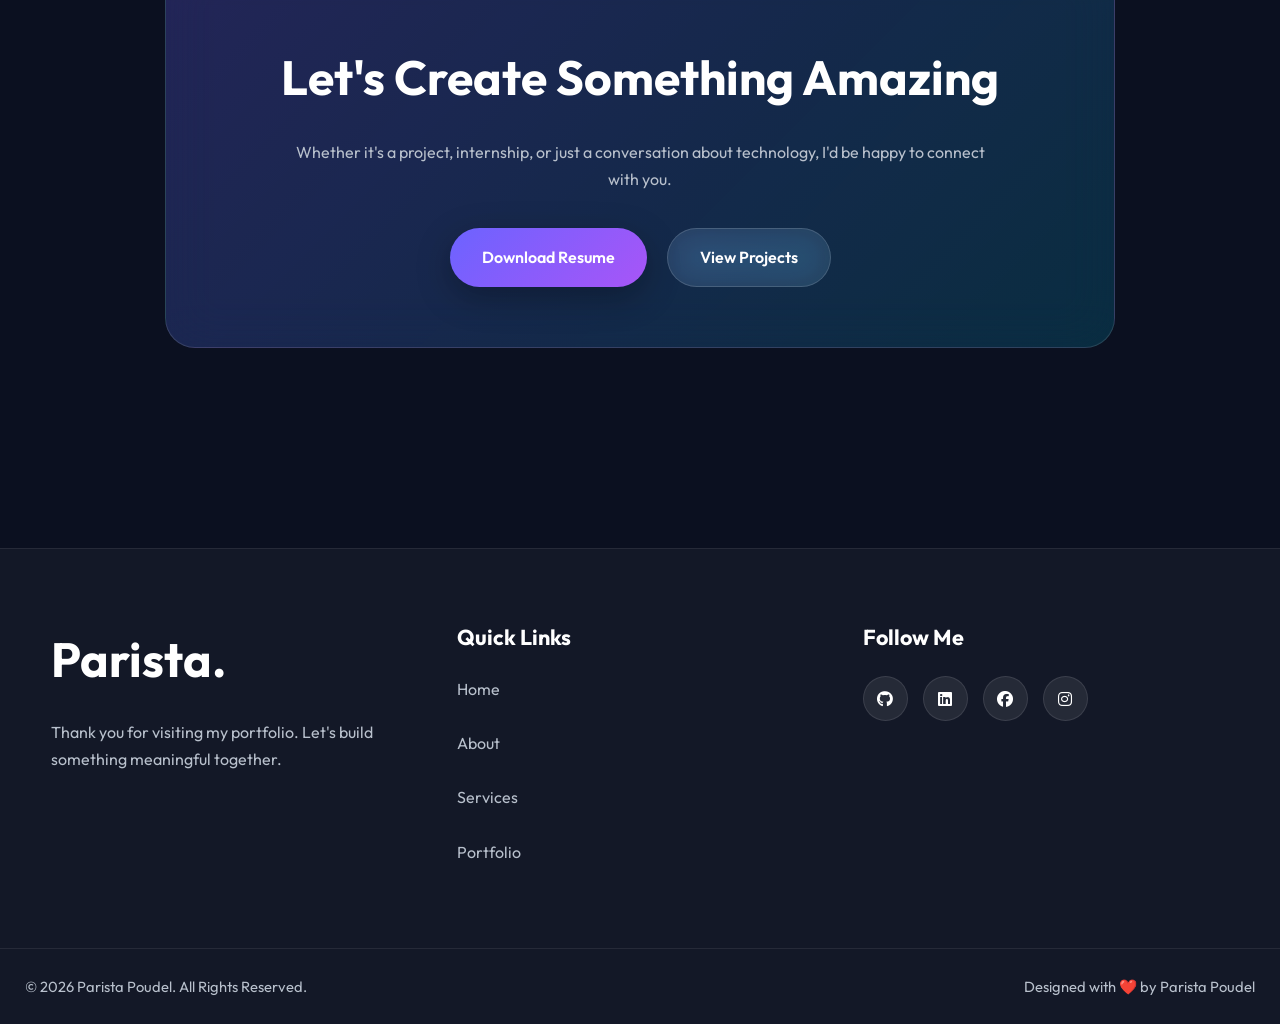
<file: contact.html>
<!DOCTYPE html>
<html lang="en">

    <head>

        <meta charset="UTF-8">

        <meta name="viewport" content="width=device-width, initial-scale=1.0">

        <title>

            Contact | Parista Poudel

        </title>
        <link rel="icon" type="image/x-icon" href="images/favicon.png">


        <meta name="description" content="Get in touch with Parista Poudel.">

        <link rel="preconnect" href="https://fonts.googleapis.com">

        <link rel="preconnect" href="https://fonts.gstatic.com" crossorigin>

        <link href="https://fonts.googleapis.com/css2?family=Outfit:wght@300;400;500;600;700;800&display=swap"
            rel="stylesheet">

        <link rel="stylesheet" href="https://cdnjs.cloudflare.com/ajax/libs/font-awesome/6.6.0/css/all.min.css">

        <link rel="stylesheet" href="css/style.css">

        <link rel="stylesheet" href="css/animations.css">

        <link rel="stylesheet" href="css/responsive.css">

    </head>

    <body>

        <!-- LOADER -->

        <div id="loader">

            <div class="loader-logo">

                PP

            </div>

        </div>

        <!-- CURSOR -->

        <div class="cursor"></div>

        <div class="cursor-dot"></div>

        <!-- PROGRESS BAR -->

        <div id="progress-bar"></div>

        <!-- BACK TO TOP -->

        <button id="backToTop">

            <i class="fa-solid fa-arrow-up"></i>

        </button>

        <!-- NAVBAR -->

        <header>

            <nav class="navbar">

                <div class="logo">

                    <a href="index.html">

                        Parista<span>.</span>

                    </a>

                </div>

                <ul class="nav-links">

                    <li><a href="index.html">Home</a></li>

                    <li><a href="about.html">About</a></li>

                    <li><a href="services.html">Services</a></li>

                    <li><a href="portfolio.html">Portfolio</a></li>

                    <li>

                        <a class="active" href="contact.html">

                            Contact

                        </a>

                    </li>

                </ul>

                <div class="nav-actions">

                    <button id="themeToggle">

                        <i class="fa-solid fa-moon"></i>

                    </button>

                    <div class="hamburger">

                        <span></span>

                        <span></span>

                        <span></span>

                    </div>

                </div>

            </nav>

        </header>

        <!-- HERO -->

        <section class="about-hero">

            <div class="container">

                <div class="section-title reveal">

                    <span class="hero-tag">

                        Get In Touch

                    </span>

                    <h1>

                        Let's

                        <span>

                            Connect

                        </span>

                    </h1>

                    <p>

                        Whether you have a project idea,
                        internship opportunity or simply
                        want to say hello,
                        I'd love to hear from you.

                    </p>

                </div>

            </div>

        </section>

        <!-- CONTACT -->

        <section>

            <div class="container">

                <div class="contact-grid">

                    <!-- LEFT -->

                    <div class="contact-info reveal-left">

                        <div class="contact-card glass">

                            <i class="fas fa-envelope"></i>

                            <h3>

                                Email

                            </h3>

                            <p>

                                paristapoudel777@gmail.com

                            </p>

                        </div>

                        <div class="contact-card glass">

                            <i class="fas fa-phone"></i>

                            <h3>

                                Phone

                            </h3>

                            <p>

                                +977 9841375851

                            </p>

                        </div>

                        <div class="contact-card glass">

                            <i class="fas fa-location-dot"></i>

                            <h3>

                                Address

                            </h3>

                            <p>

                                Fatepur, Saptari,
                                Nepal

                            </p>

                        </div>

                        <div class="contact-card glass">

                            <h3>

                                Follow Me

                            </h3>

                            <div class="social-icons">

                                <a href="https://github.com/paristapoudel/paristapoudel">

                                    <i class="fab fa-github"></i>

                                </a>

                                <a href="https://www.linkedin.com/in/parista-poudel-40b528301?utm_source=share_via&utm_content=profile&utm_medium=member_android">

                                    <i class="fab fa-linkedin"></i>

                                </a>

                                <a href="https://www.facebook.com/pareesta">

                                    <i class="fab fa-facebook"></i>

                                </a>

                                <a href="https://www.instagram.com/parista_poudel/">

                                    <i class="fab fa-instagram"></i>

                                </a>

                            </div>

                        </div>

                    </div>

                    <!-- RIGHT -->

                    <div class="contact-form reveal-right">

                        <form id="contactForm">

                            <input id="name" type="text" placeholder="Your Name" required>

                            <input id="email" type="email" placeholder="Your Email" required>

                            <input id="subject" type="text" placeholder="Subject" required>

                            <textarea id="message" rows="7" placeholder="Write your message..." required style="resize: none;"></textarea>

                            <button type="submit" class="btn btn-primary magnetic">

                                Send Message

                            </button>

                        </form>

                    </div>

                </div>

            </div>

        </section>
        <!--==================================================
    GOOGLE MAP
===================================================-->

        <section>

            <div class="container">

                <div class="section-title reveal">

                    <h2>

                        Find Me

                    </h2>

                    <p>

                        I'm based in Fatepur, Saptari, Nepal.

                    </p>

                </div>

                <div class="glass" style="padding:20px;">

                    <iframe src="https://www.google.com/maps?q=Fatepur,Saptari,Nepal&output=embed" width="100%"
                        height="450" style="border:0;border-radius:18px;" allowfullscreen="" loading="lazy"
                        referrerpolicy="no-referrer-when-downgrade">

                    </iframe>

                </div>

            </div>

        </section>


        <!--==================================================
    FAQ
===================================================-->

        <section>

            <div class="container">

                <div class="section-title reveal">

                    <h2>

                        Frequently Asked Questions

                    </h2>

                </div>

                <div class="faq">

                    <div class="faq-item">

                        <button class="faq-question">

                            Do you build responsive websites?

                        </button>

                        <div class="faq-answer">

                            <p>

                                Yes! Every website I create is designed to work
                                smoothly across mobile phones, tablets, laptops,
                                and desktop screens.

                            </p>

                        </div>

                    </div>

                    <div class="faq-item">

                        <button class="faq-question">

                            Which technologies do you use?

                        </button>

                        <div class="faq-answer">

                            <p>

                                I primarily work with HTML, CSS, JavaScript,
                                Python, MySQL, Git, and continuously explore
                                new frontend technologies.

                            </p>

                        </div>

                    </div>

                    <div class="faq-item">

                        <button class="faq-question">

                            Are you available for freelance or internships?

                        </button>

                        <div class="faq-answer">

                            <p>

                                Yes! I'm always open to internship opportunities,
                                collaborations, and freelance projects that help
                                me grow and deliver value.

                            </p>

                        </div>

                    </div>

                    <div class="faq-item">

                        <button class="faq-question">

                            How can I contact you?

                        </button>

                        <div class="faq-answer">

                            <p>

                                You can use the contact form on this page or
                                reach out through email or my social media
                                profiles.

                            </p>

                        </div>

                    </div>

                </div>

            </div>

        </section>


        <!--==================================================
    CALL TO ACTION
===================================================-->

        <section class="cta">

            <div class="cta-container reveal">

                <h2>

                    Let's Create Something Amazing

                </h2>

                <p>

                    Whether it's a project, internship, or just a
                    conversation about technology, I'd be happy
                    to connect with you.

                </p>

                <div class="cta-buttons">

                    <a href="assets/resume.pdf" class="btn btn-primary magnetic">

                        Download Resume

                    </a>

                    <a href="portfolio.html" class="btn btn-secondary magnetic">

                        View Projects

                    </a>

                </div>

            </div>

        </section>


        <!--==================================================
    FOOTER
===================================================-->

        <footer>

            <div class="footer-container">

                <div class="footer-about">

                    <h2>

                        Parista.

                    </h2>

                    <p>

                        Thank you for visiting my portfolio.
                        Let's build something meaningful together.

                    </p>

                </div>

                <div class="footer-links">

                    <h3>

                        Quick Links

                    </h3>

                    <ul>

                        <li><a href="index.html">Home</a></li>

                        <li><a href="about.html">About</a></li>

                        <li><a href="services.html">Services</a></li>

                        <li><a href="portfolio.html">Portfolio</a></li>

                    </ul>

                </div>

                <div class="footer-social">

                    <h3>

                        Follow Me

                    </h3>

                    <div class="social-icons">

                        <a href="https://github.com/paristapoudel/paristapoudel"><i class="fab fa-github"></i></a>

                        <a href="https://www.linkedin.com/in/parista-poudel-40b528301?utm_source=share_via&utm_content=profile&utm_medium=member_android"><i class="fab fa-linkedin"></i></a>

                        <a href="https://www.facebook.com/pareesta"><i class="fab fa-facebook"></i></a>

                        <a href="https://www.instagram.com/parista_poudel/"><i class="fab fa-instagram"></i></a>

                    </div>

                </div>

            </div>

            <div class="footer-bottom">

                <p>

                    © 2026 Parista Poudel. All Rights Reserved.

                </p>

                <p>

                    Designed with ❤️ by Parista Poudel

                </p>

            </div>

        </footer>


        <!--==================================================
    JAVASCRIPT
===================================================-->

        <script src="js/app.js"></script>

        <script src="js/cursor.js"></script>

        <script src="js/animations.js"></script>

        <script src="js/contact.js"></script>

    </body>

</html>
</file>
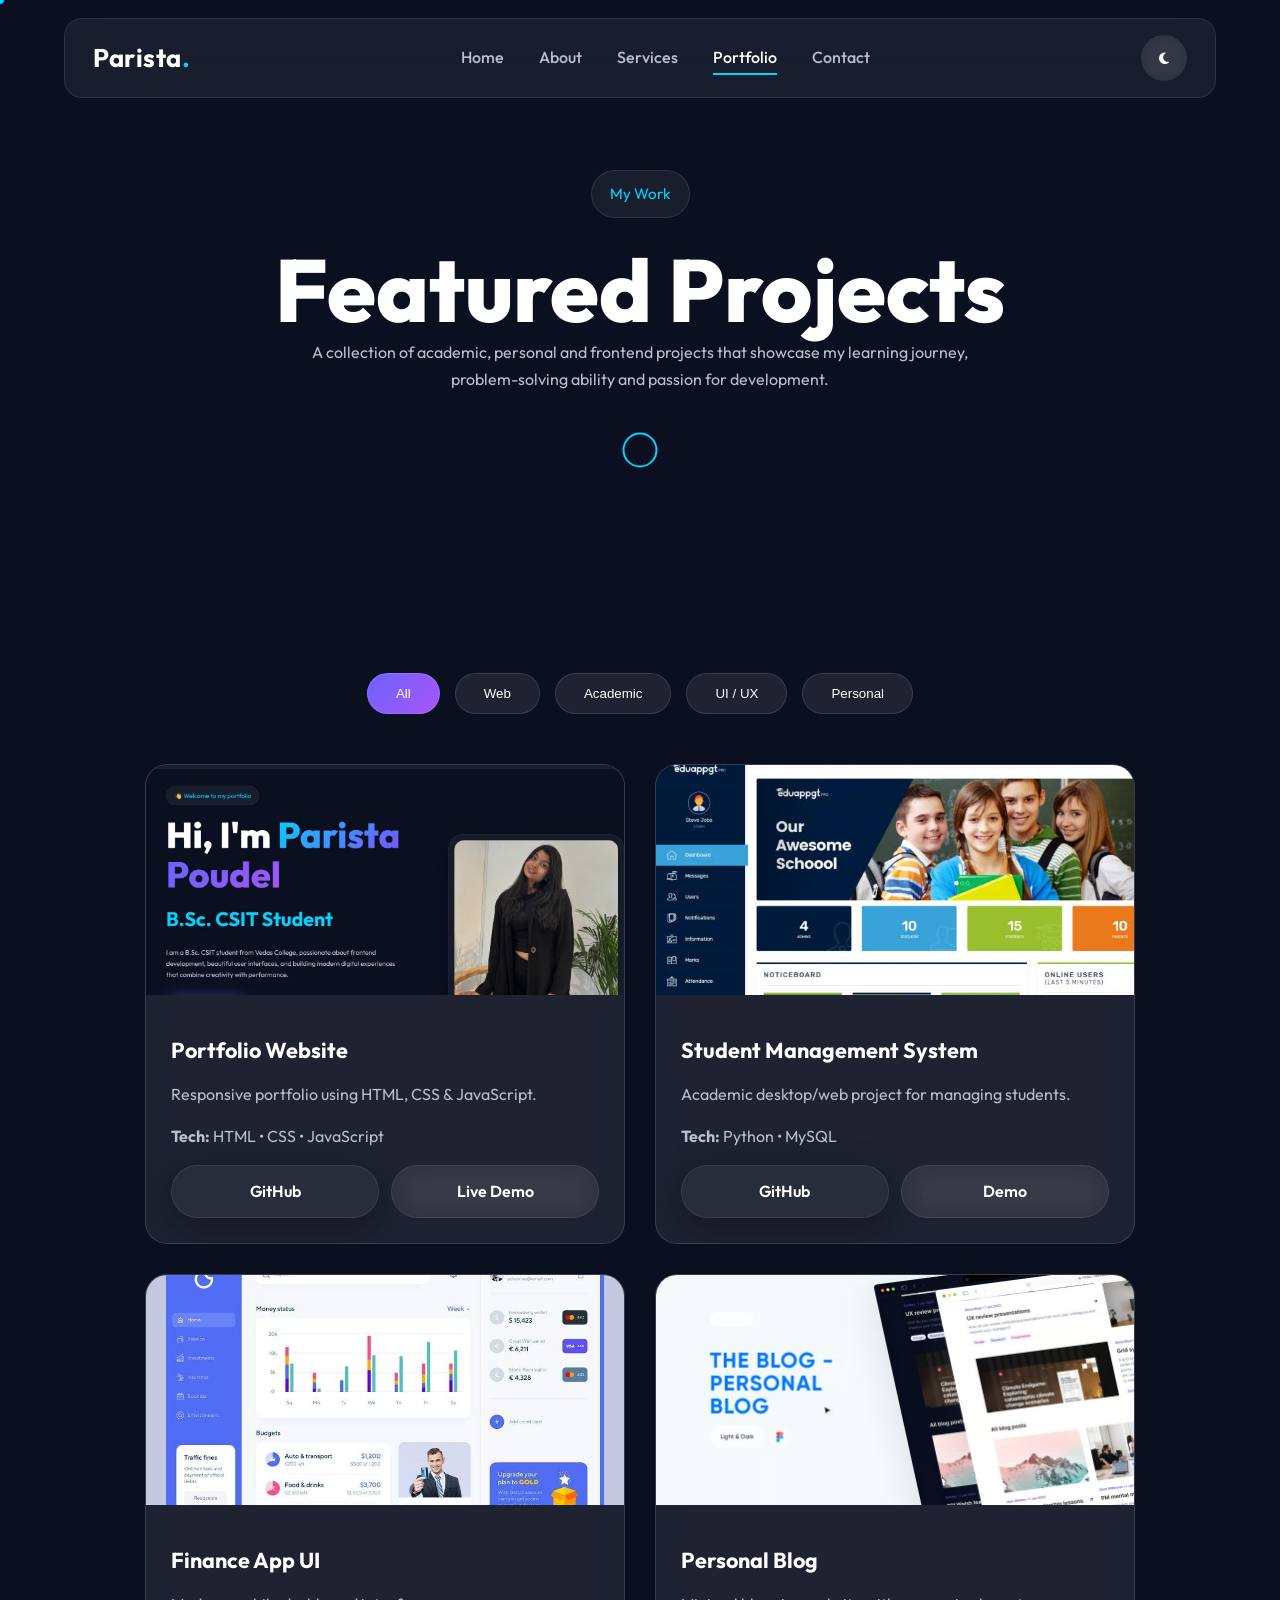
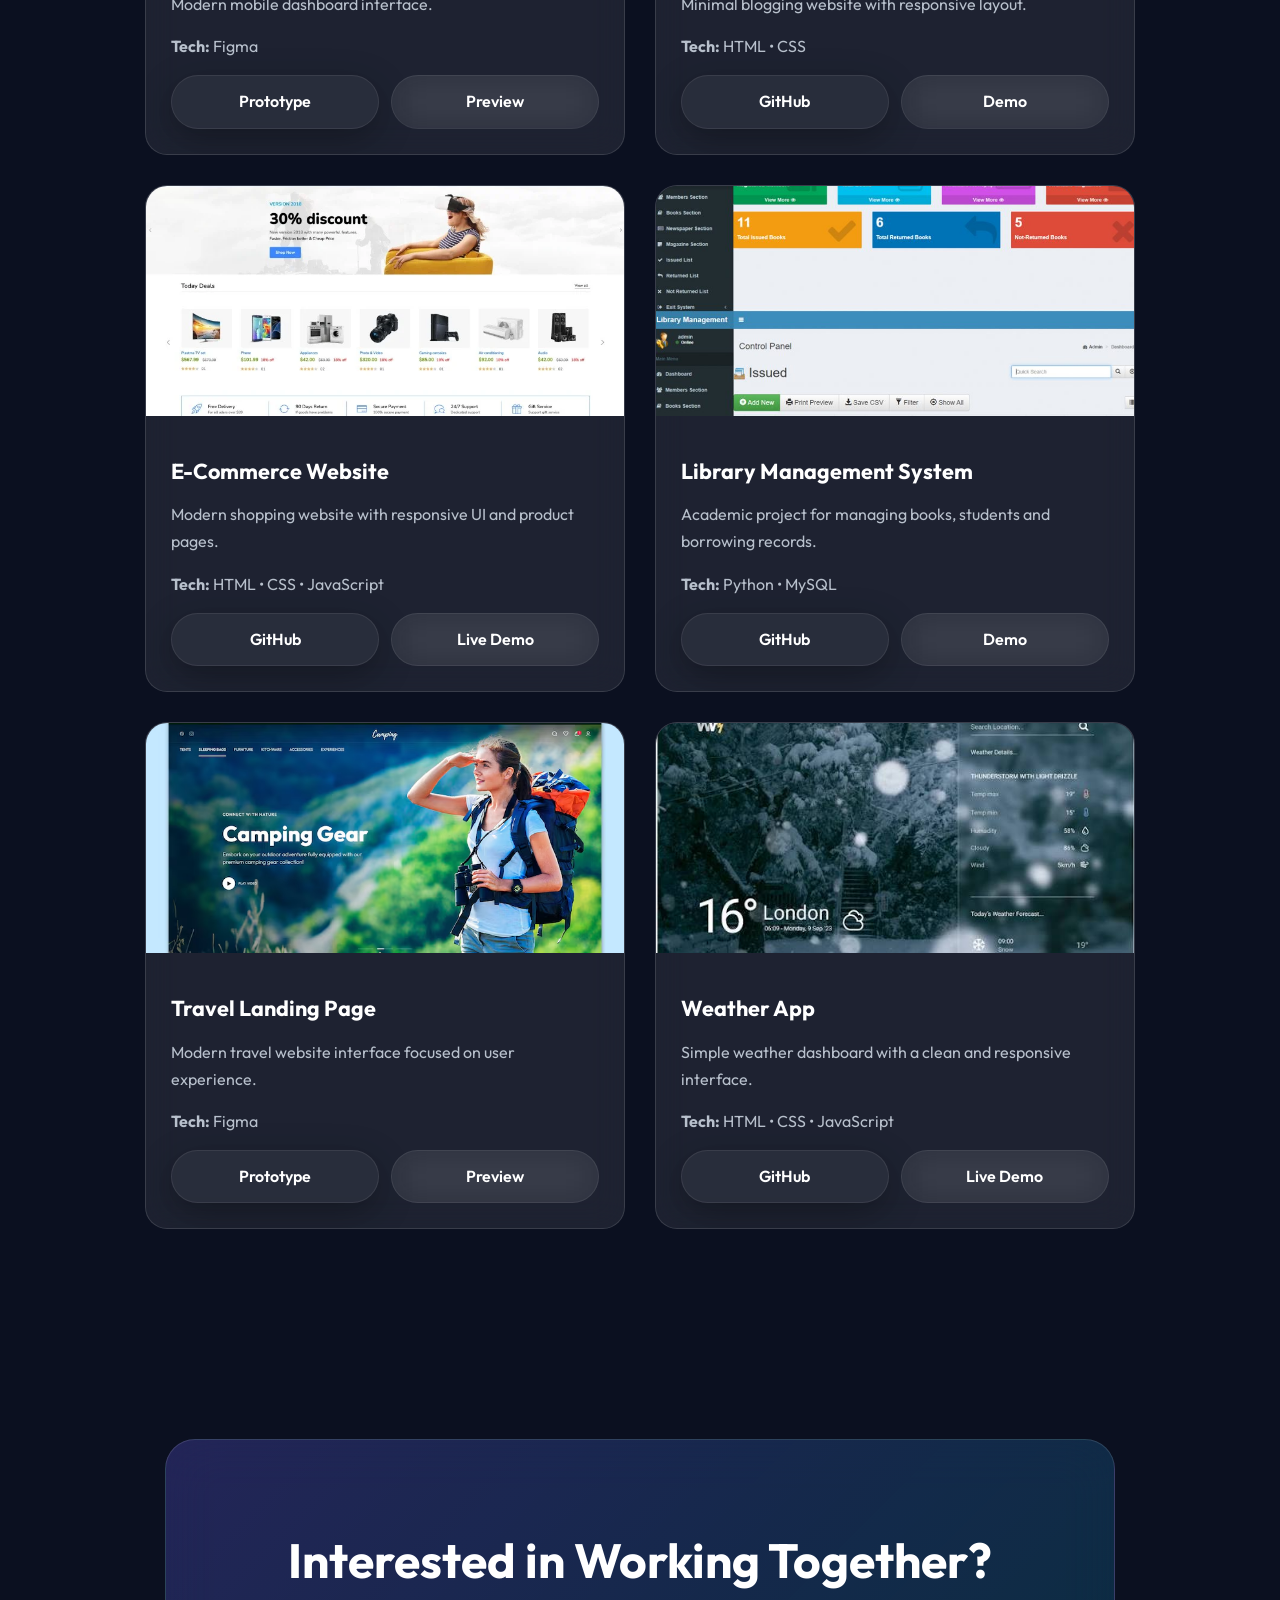
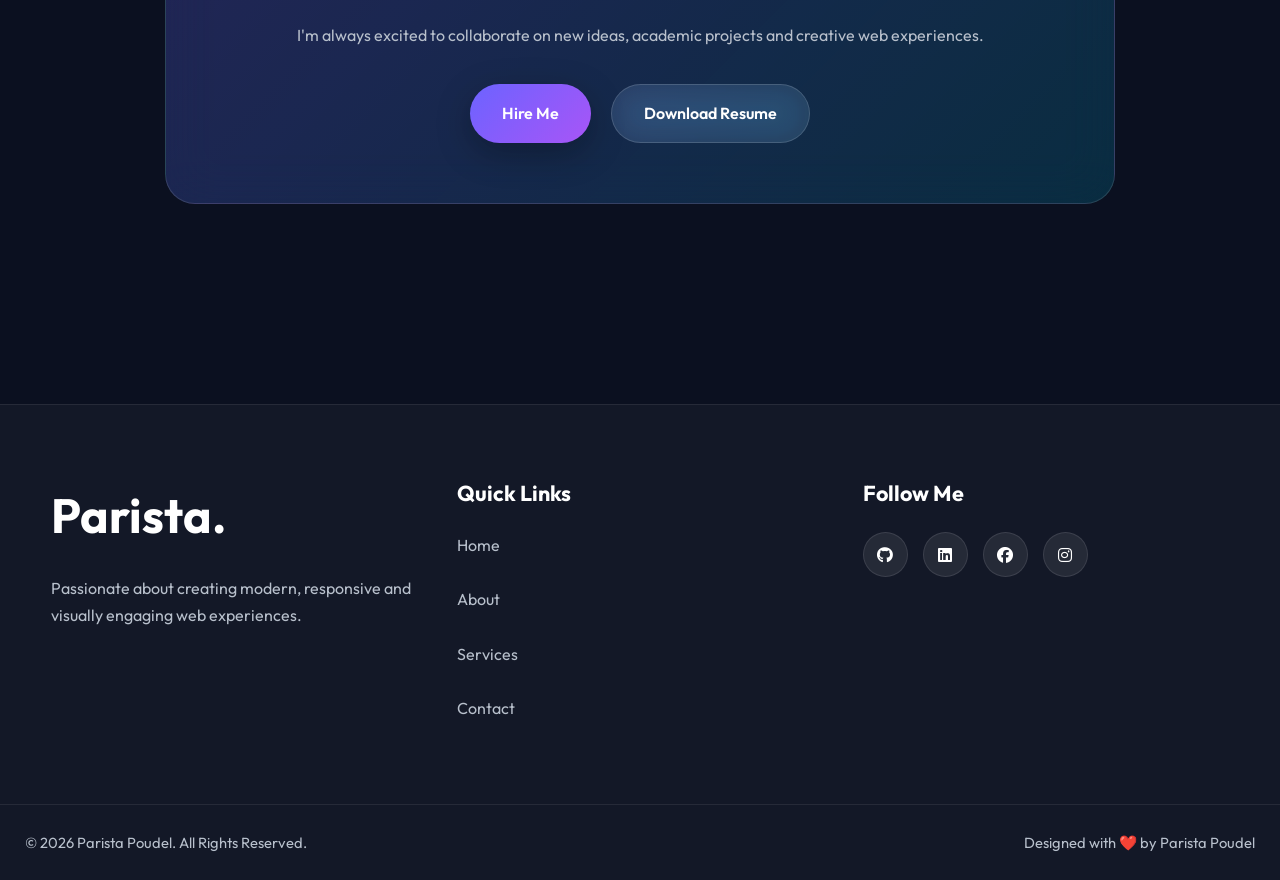
<file: portfolio.html>
<!DOCTYPE html>
<html lang="en">

    <head>

        <meta charset="UTF-8">

        <meta name="viewport" content="width=device-width, initial-scale=1.0">

        <title>

            Portfolio | Parista Poudel

        </title>
        <link rel="icon" type="image/x-icon" href="images/favicon.png">


        <meta name="description" content="Projects by Parista Poudel.">

        <link rel="preconnect" href="https://fonts.googleapis.com">

        <link rel="preconnect" href="https://fonts.gstatic.com" crossorigin>

        <link href="https://fonts.googleapis.com/css2?family=Outfit:wght@300;400;500;600;700;800&display=swap"
            rel="stylesheet">

        <link rel="stylesheet" href="https://cdnjs.cloudflare.com/ajax/libs/font-awesome/6.6.0/css/all.min.css">

        <link rel="stylesheet" href="css/style.css">

        <link rel="stylesheet" href="css/animations.css">

        <link rel="stylesheet" href="css/responsive.css">

    </head>

    <body>

        <!-- LOADER -->

        <div id="loader">

            <div class="loader-logo">

                PP

            </div>

        </div>

        <!-- CURSOR -->

        <div class="cursor"></div>

        <div class="cursor-dot"></div>

        <!-- SCROLL PROGRESS -->

        <div id="progress-bar"></div>

        <!-- BACK TO TOP -->

        <button id="backToTop">

            <i class="fa-solid fa-arrow-up"></i>

        </button>

        <!-- NAVBAR -->

        <header>

            <nav class="navbar">

                <div class="logo">

                    <a href="index.html">

                        Parista<span>.</span>

                    </a>

                </div>

                <ul class="nav-links">

                    <li><a href="index.html">Home</a></li>

                    <li><a href="about.html">About</a></li>

                    <li><a href="services.html">Services</a></li>

                    <li>

                        <a class="active" href="portfolio.html">

                            Portfolio

                        </a>

                    </li>

                    <li><a href="contact.html">Contact</a></li>

                </ul>

                <div class="nav-actions">

                    <button id="themeToggle">

                        <i class="fa-solid fa-moon"></i>

                    </button>

                    <div class="hamburger">

                        <span></span>

                        <span></span>

                        <span></span>

                    </div>

                </div>

            </nav>

        </header>

        <!-- HERO -->

        <section class="about-hero">

            <div class="container">

                <div class="section-title reveal">

                    <span class="hero-tag">

                        My Work

                    </span>

                    <h1>

                        Featured

                        <span>

                            Projects

                        </span>

                    </h1>

                    <p>

                        A collection of academic, personal and frontend
                        projects that showcase my learning journey,
                        problem-solving ability and passion for development.

                    </p>

                </div>

            </div>

        </section>

        <!-- FILTER BUTTONS -->

        <section>

            <div class="container">

                <div class="filter-buttons">

                    <button class="filter-btn active" data-filter="all">

                        All

                    </button>

                    <button class="filter-btn" data-filter="web">

                        Web

                    </button>

                    <button class="filter-btn" data-filter="academic">

                        Academic

                    </button>

                    <button class="filter-btn" data-filter="uiux">

                        UI / UX

                    </button>

                    <button class="filter-btn" data-filter="personal">

                        Personal

                    </button>

                </div>

                <!-- PROJECT GRID -->

                <div class="projects-grid">

                    <!-- PROJECT 1 -->

                    <div class="portfolio-item project-card glass" data-category="web">

                        <img src="images/project1.jpg" alt="Portfolio Website">

                        <div class="project-content">

                            <h3>

                                Portfolio Website

                            </h3>

                            <p>

                                Responsive portfolio using HTML, CSS & JavaScript.

                            </p>

                            <p>

                                <strong>Tech:</strong>

                                HTML • CSS • JavaScript

                            </p>

                            <div class="project-links">

                                <a href="#" class="btn btn-primary">

                                    GitHub

                                </a>

                                <a href="#" class="btn btn-secondary">

                                    Live Demo

                                </a>

                            </div>

                        </div>

                    </div>

                    <!-- PROJECT 2 -->

                    <div class="portfolio-item project-card glass" data-category="academic">

                        <img src="images/project2.jpg" alt="Student Management">

                        <div class="project-content">

                            <h3>

                                Student Management System

                            </h3>

                            <p>

                                Academic desktop/web project for managing students.

                            </p>

                            <p>

                                <strong>Tech:</strong>

                                Python • MySQL

                            </p>

                            <div class="project-links">

                                <a href="#" class="btn btn-primary">

                                    GitHub

                                </a>

                                <a href="#" class="btn btn-secondary">

                                    Demo

                                </a>

                            </div>

                        </div>

                    </div>

                    <!-- PROJECT 3 -->

                    <div class="portfolio-item project-card glass" data-category="uiux">

                        <img src="images/project3.jpg" alt="UI Design">

                        <div class="project-content">

                            <h3>

                                Finance App UI

                            </h3>

                            <p>

                                Modern mobile dashboard interface.

                            </p>

                            <p>

                                <strong>Tech:</strong>

                                Figma

                            </p>

                            <div class="project-links">

                                <a href="#" class="btn btn-primary">

                                    Prototype

                                </a>

                                <a href="#" class="btn btn-secondary">

                                    Preview

                                </a>

                            </div>

                        </div>

                    </div>

                    <!-- PROJECT 4 -->

                    <div class="portfolio-item project-card glass" data-category="personal">

                        <img src="images/project4.jpg" alt="Personal Blog">

                        <div class="project-content">

                            <h3>

                                Personal Blog

                            </h3>

                            <p>

                                Minimal blogging website with responsive layout.

                            </p>

                            <p>

                                <strong>Tech:</strong>

                                HTML • CSS

                            </p>

                            <div class="project-links">

                                <a href="#" class="btn btn-primary">

                                    GitHub

                                </a>

                                <a href="#" class="btn btn-secondary">

                                    Demo

                                </a>

                            </div>

                        </div>

                    </div>
                    <!-- PROJECT 5 -->

                    <div class="portfolio-item project-card glass" data-category="web">

                        <img src="images/project5.jpg" alt="E-Commerce Website">

                        <div class="project-content">

                            <h3>

                                E-Commerce Website

                            </h3>

                            <p>

                                Modern shopping website with responsive UI and product pages.

                            </p>

                            <p>

                                <strong>Tech:</strong>

                                HTML • CSS • JavaScript

                            </p>

                            <div class="project-links">

                                <a href="#" class="btn btn-primary">

                                    GitHub

                                </a>

                                <a href="#" class="btn btn-secondary">

                                    Live Demo

                                </a>

                            </div>

                        </div>

                    </div>


                    <!-- PROJECT 6 -->

                    <div class="portfolio-item project-card glass" data-category="academic">

                        <img src="images/project6.jpg" alt="Library Management System">

                        <div class="project-content">

                            <h3>

                                Library Management System

                            </h3>

                            <p>

                                Academic project for managing books, students and borrowing records.

                            </p>

                            <p>

                                <strong>Tech:</strong>

                                Python • MySQL

                            </p>

                            <div class="project-links">

                                <a href="#" class="btn btn-primary">

                                    GitHub

                                </a>

                                <a href="#" class="btn btn-secondary">

                                    Demo

                                </a>

                            </div>

                        </div>

                    </div>


                    <!-- PROJECT 7 -->

                    <div class="portfolio-item project-card glass" data-category="uiux">

                        <img src="images/project7.jpg" alt="Travel Landing Page">

                        <div class="project-content">

                            <h3>

                                Travel Landing Page

                            </h3>

                            <p>

                                Modern travel website interface focused on user experience.

                            </p>

                            <p>

                                <strong>Tech:</strong>

                                Figma

                            </p>

                            <div class="project-links">

                                <a href="#" class="btn btn-primary">

                                    Prototype

                                </a>

                                <a href="#" class="btn btn-secondary">

                                    Preview

                                </a>

                            </div>

                        </div>

                    </div>


                    <!-- PROJECT 8 -->

                    <div class="portfolio-item project-card glass" data-category="personal">

                        <img src="images/project8.jpg" alt="Weather App">

                        <div class="project-content">

                            <h3>

                                Weather App

                            </h3>

                            <p>

                                Simple weather dashboard with a clean and responsive interface.

                            </p>

                            <p>

                                <strong>Tech:</strong>

                                HTML • CSS • JavaScript

                            </p>

                            <div class="project-links">

                                <a href="#" class="btn btn-primary">

                                    GitHub

                                </a>

                                <a href="#" class="btn btn-secondary">

                                    Live Demo

                                </a>

                            </div>

                        </div>

                    </div>

                </div>

            </div>

        </section>


        <!--==================================================
    CALL TO ACTION
===================================================-->

        <section class="cta">

            <div class="cta-container reveal">

                <h2>

                    Interested in Working Together?

                </h2>

                <p>

                    I'm always excited to collaborate on new ideas,
                    academic projects and creative web experiences.

                </p>

                <div class="cta-buttons">

                    <a href="contact.html" class="btn btn-primary magnetic">

                        Hire Me

                    </a>

                    <a href="assets/resume.pdf" class="btn btn-secondary magnetic">

                        Download Resume

                    </a>

                </div>

            </div>

        </section>


        <!--==================================================
    FOOTER
===================================================-->

        <footer>

            <div class="footer-container">

                <div class="footer-about">

                    <h2>

                        Parista.

                    </h2>

                    <p>

                        Passionate about creating modern,
                        responsive and visually engaging
                        web experiences.

                    </p>

                </div>

                <div class="footer-links">

                    <h3>

                        Quick Links

                    </h3>

                    <ul>

                        <li><a href="index.html">Home</a></li>

                        <li><a href="about.html">About</a></li>

                        <li><a href="services.html">Services</a></li>

                        <li><a href="contact.html">Contact</a></li>

                    </ul>

                </div>

                <div class="footer-social">

                    <h3>

                        Follow Me

                    </h3>

                    <div class="social-icons">

                        <a href="https://github.com/paristapoudel/paristapoudel"><i class="fab fa-github"></i></a>

                        <a href="https://www.linkedin.com/in/parista-poudel-40b528301?utm_source=share_via&utm_content=profile&utm_medium=member_android"><i class="fab fa-linkedin"></i></a>

                        <a href="https://www.facebook.com/pareesta"><i class="fab fa-facebook"></i></a>

                        <a href="https://www.instagram.com/parista_poudel/"><i class="fab fa-instagram"></i></a>

                    </div>

                </div>

            </div>

            <div class="footer-bottom">

                <p>

                    © 2026 Parista Poudel. All Rights Reserved.

                </p>

                <p>

                    Designed with ❤️ by Parista Poudel

                </p>

            </div>

        </footer>


        <!--==================================================
    JAVASCRIPT
===================================================-->

        <script src="js/app.js"></script>

        <script src="js/cursor.js"></script>

        <script src="js/animations.js"></script>

        <script src="js/portfolio-filter.js"></script>

    </body>

</html>
</file>
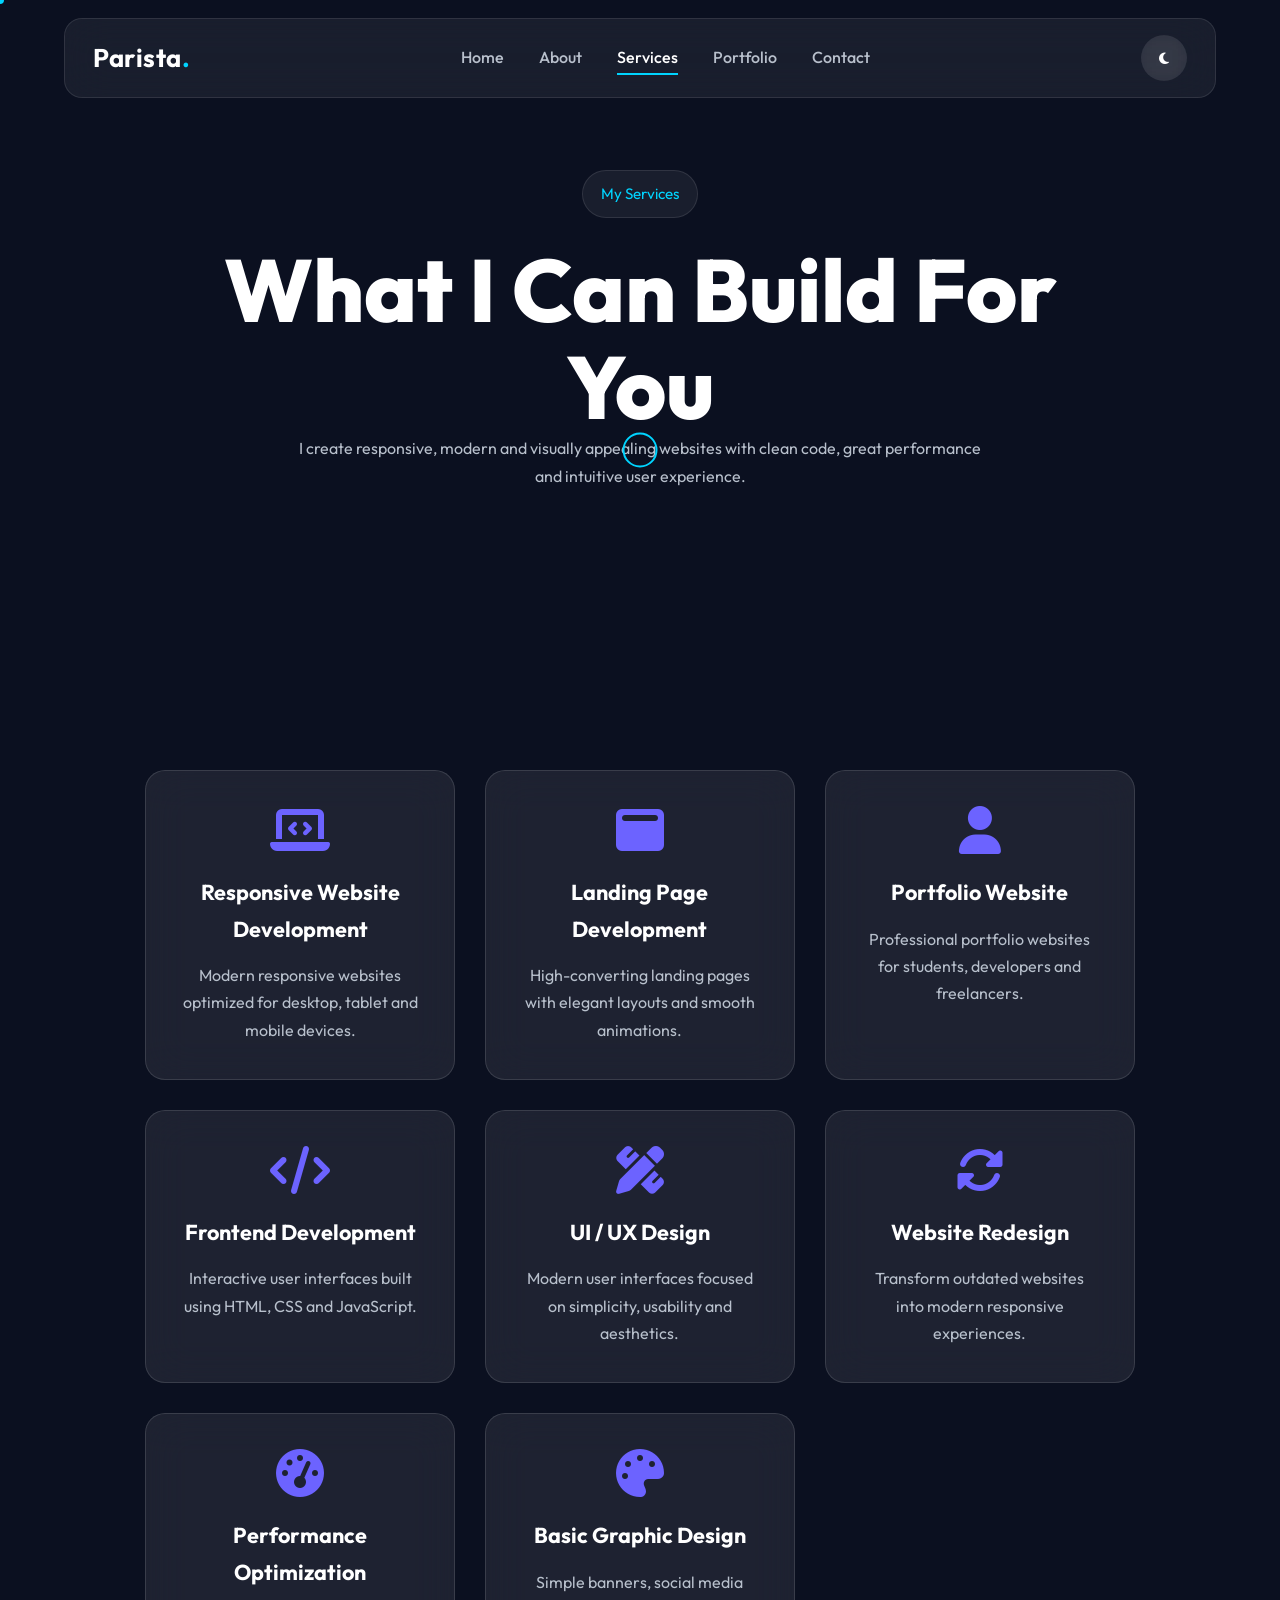
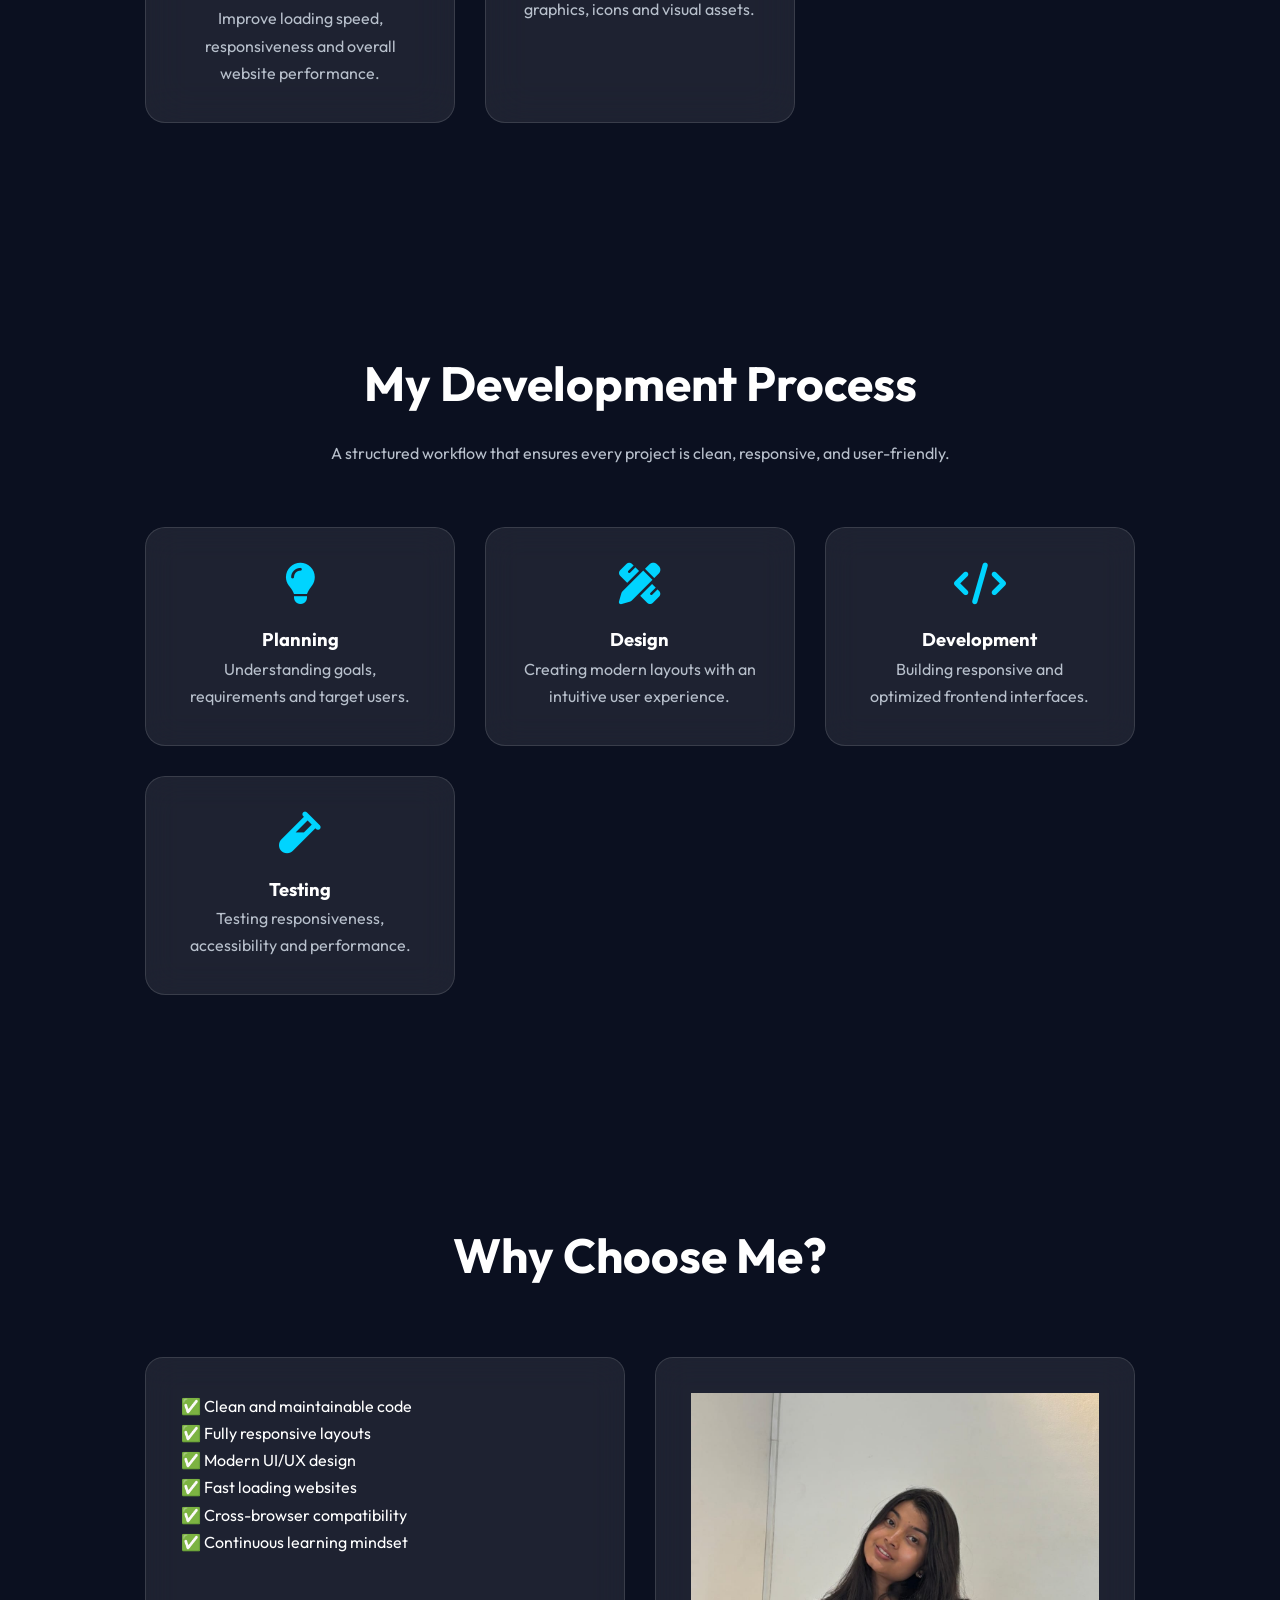
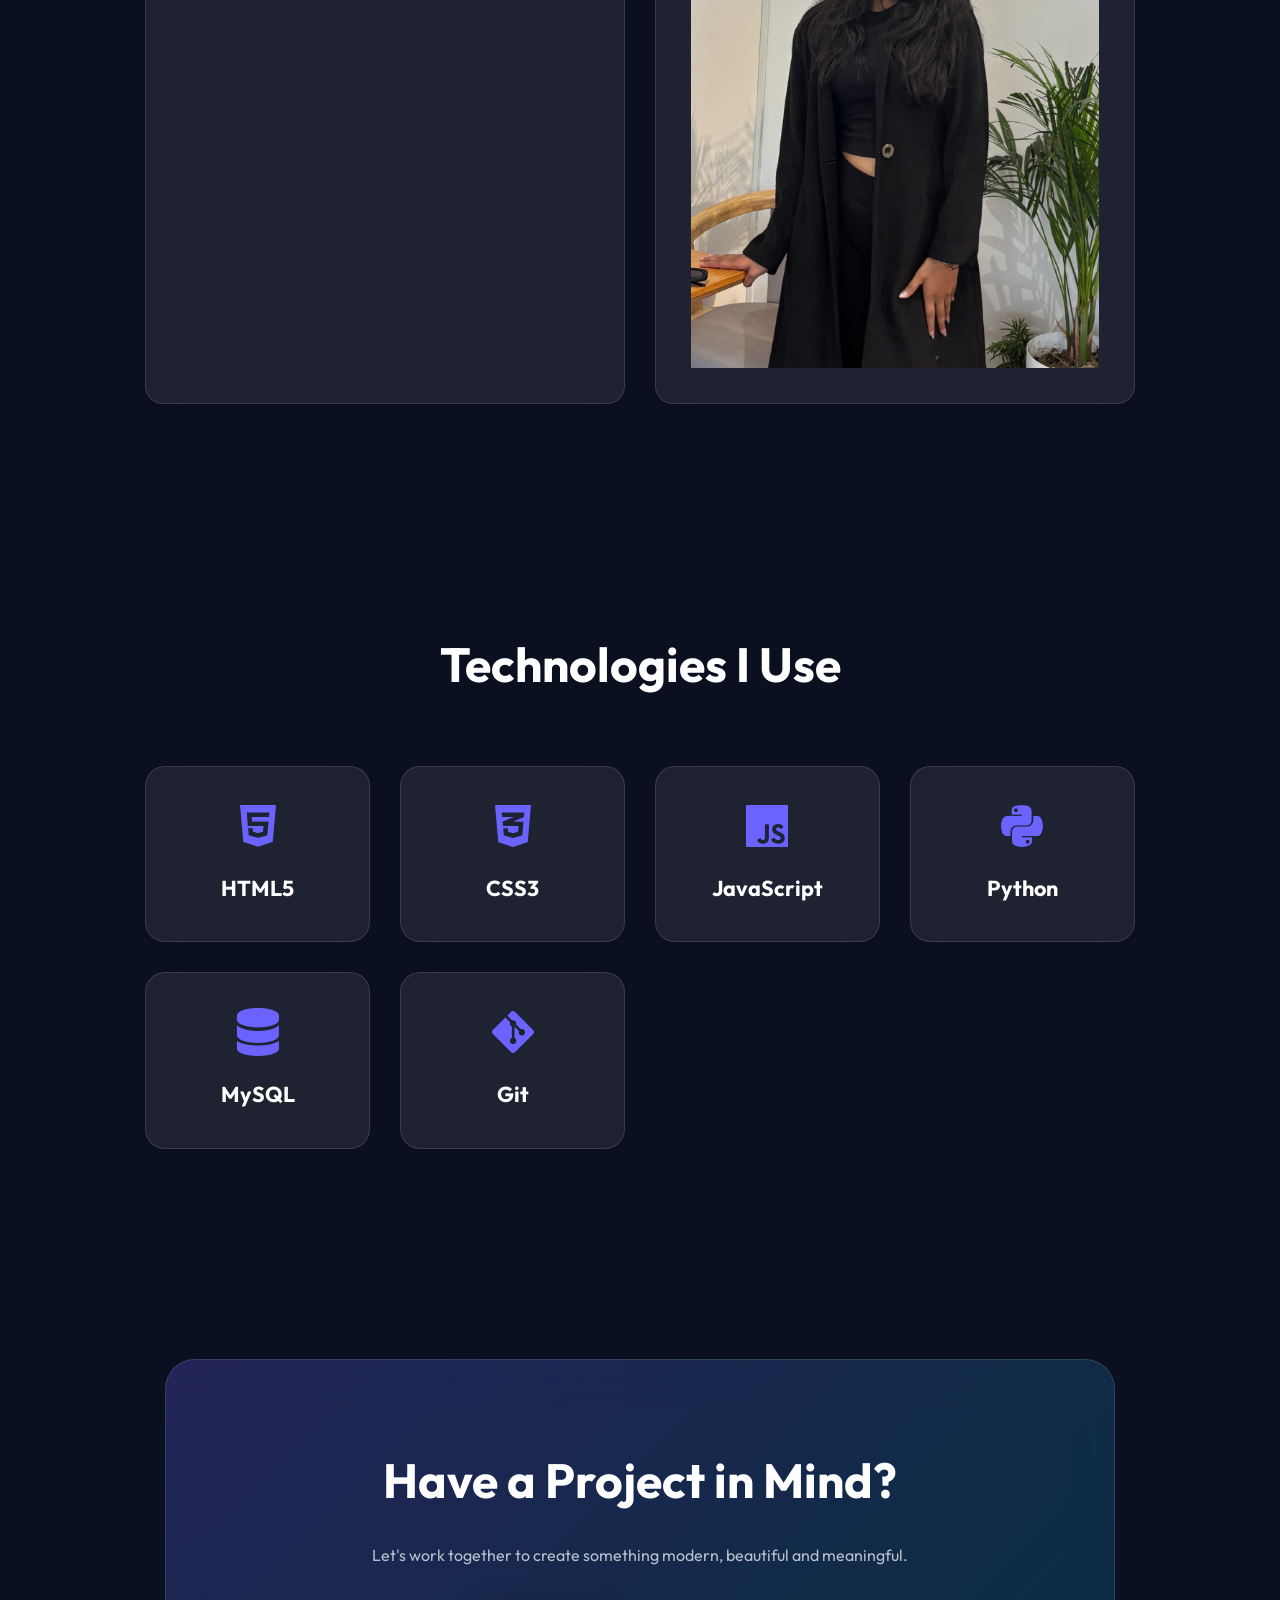
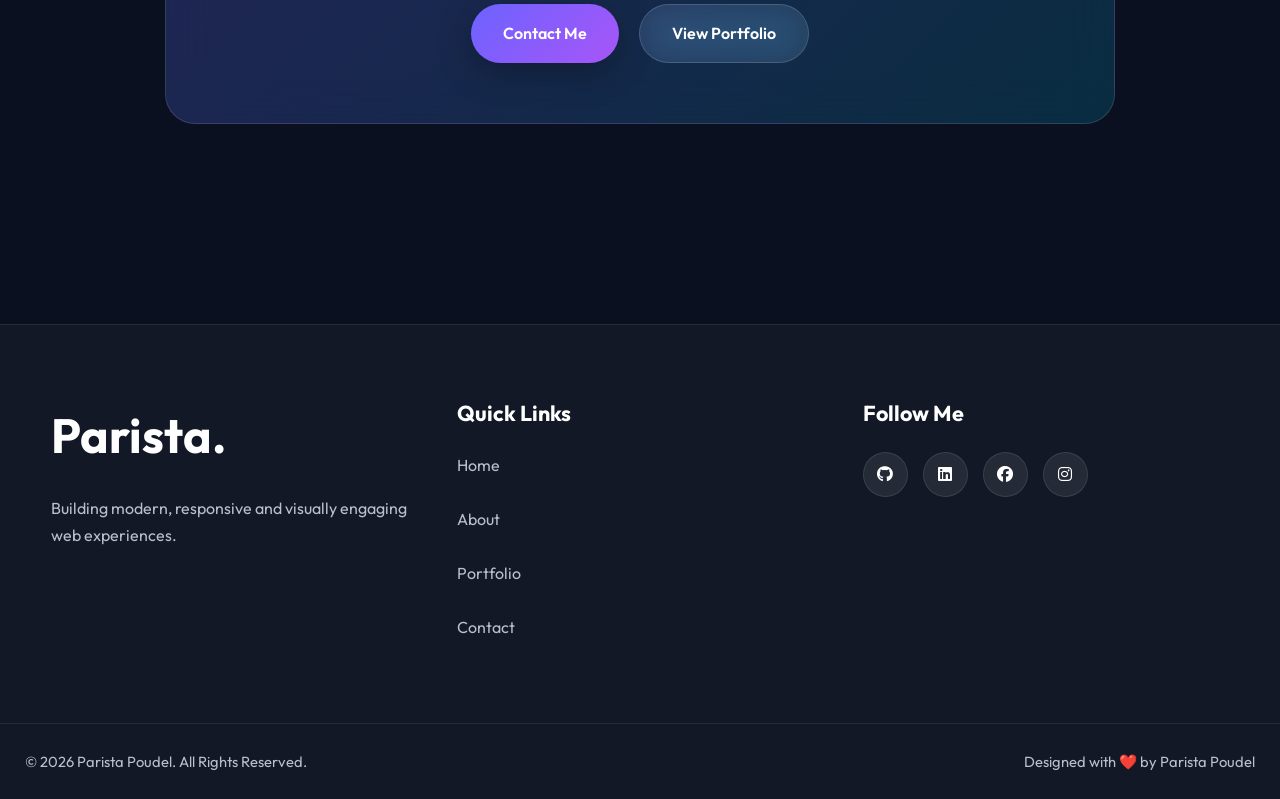
<file: services.html>
<!DOCTYPE html>
<html lang="en">

    <head>

        <meta charset="UTF-8">

        <meta name="viewport" content="width=device-width, initial-scale=1.0">

        <title>

            Services | Parista Poudel

        </title>
        <link rel="icon" type="image/x-icon" href="images/favicon.png">


        <meta name="description" content="Professional services offered by Parista Poudel.">

        <link rel="preconnect" href="https://fonts.googleapis.com">

        <link rel="preconnect" href="https://fonts.gstatic.com" crossorigin>

        <link href="https://fonts.googleapis.com/css2?family=Outfit:wght@300;400;500;600;700;800&display=swap"
            rel="stylesheet">

        <link rel="stylesheet" href="https://cdnjs.cloudflare.com/ajax/libs/font-awesome/6.6.0/css/all.min.css">

        <link rel="stylesheet" href="css/style.css">

        <link rel="stylesheet" href="css/animations.css">

        <link rel="stylesheet" href="css/responsive.css">

    </head>

    <body>

        <!-- LOADER -->

        <div id="loader">

            <div class="loader-logo">

                PP

            </div>

        </div>

        <!-- CURSOR -->

        <div class="cursor"></div>

        <div class="cursor-dot"></div>

        <!-- SCROLL PROGRESS -->

        <div id="progress-bar"></div>

        <!-- BACK TO TOP -->

        <button id="backToTop">

            <i class="fa-solid fa-arrow-up"></i>

        </button>

        <!-- NAVBAR -->

        <header>

            <nav class="navbar">

                <div class="logo">

                    <a href="index.html">

                        Parista<span>.</span>

                    </a>

                </div>

                <ul class="nav-links">

                    <li><a href="index.html">Home</a></li>

                    <li><a href="about.html">About</a></li>

                    <li>

                        <a class="active" href="services.html">

                            Services

                        </a>

                    </li>

                    <li><a href="portfolio.html">Portfolio</a></li>

                    <li><a href="contact.html">Contact</a></li>

                </ul>

                <div class="nav-actions">

                    <button id="themeToggle">

                        <i class="fa-solid fa-moon"></i>

                    </button>

                    <div class="hamburger">

                        <span></span>

                        <span></span>

                        <span></span>

                    </div>

                </div>

            </nav>

        </header>

        <!-- HERO -->

        <section class="about-hero">

            <div class="container">

                <div class="section-title reveal">

                    <span class="hero-tag">

                        My Services

                    </span>

                    <h1>

                        What I Can

                        <span>

                            Build For You

                        </span>

                    </h1>

                    <p>

                        I create responsive, modern and visually
                        appealing websites with clean code,
                        great performance and intuitive user
                        experience.

                    </p>

                </div>

            </div>

        </section>

        <!-- SERVICES -->

        <section>

            <div class="container">

                <div class="services-grid">

                    <div class="service-card reveal">

                        <i class="fas fa-laptop-code"></i>

                        <h3>

                            Responsive Website Development

                        </h3>

                        <p>

                            Modern responsive websites optimized for
                            desktop, tablet and mobile devices.

                        </p>

                    </div>

                    <div class="service-card reveal">

                        <i class="fas fa-window-maximize"></i>

                        <h3>

                            Landing Page Development

                        </h3>

                        <p>

                            High-converting landing pages with elegant
                            layouts and smooth animations.

                        </p>

                    </div>

                    <div class="service-card reveal">

                        <i class="fas fa-user"></i>

                        <h3>

                            Portfolio Website

                        </h3>

                        <p>

                            Professional portfolio websites for
                            students, developers and freelancers.

                        </p>

                    </div>

                    <div class="service-card reveal">

                        <i class="fas fa-code"></i>

                        <h3>

                            Frontend Development

                        </h3>

                        <p>

                            Interactive user interfaces built using
                            HTML, CSS and JavaScript.

                        </p>

                    </div>

                    <div class="service-card reveal">

                        <i class="fas fa-pen-ruler"></i>

                        <h3>

                            UI / UX Design

                        </h3>

                        <p>

                            Modern user interfaces focused on
                            simplicity, usability and aesthetics.

                        </p>

                    </div>

                    <div class="service-card reveal">

                        <i class="fas fa-rotate"></i>

                        <h3>

                            Website Redesign

                        </h3>

                        <p>

                            Transform outdated websites into modern
                            responsive experiences.

                        </p>

                    </div>

                    <div class="service-card reveal">

                        <i class="fas fa-gauge-high"></i>

                        <h3>

                            Performance Optimization

                        </h3>

                        <p>

                            Improve loading speed, responsiveness
                            and overall website performance.

                        </p>

                    </div>

                    <div class="service-card reveal">

                        <i class="fas fa-palette"></i>

                        <h3>

                            Basic Graphic Design

                        </h3>

                        <p>

                            Simple banners, social media graphics,
                            icons and visual assets.

                        </p>

                    </div>

                </div>

            </div>

        </section>
        <!--==================================================
    DEVELOPMENT PROCESS
===================================================-->

        <section>

            <div class="container">

                <div class="section-title reveal">

                    <h2>

                        My Development Process

                    </h2>

                    <p>

                        A structured workflow that ensures every project is
                        clean, responsive, and user-friendly.

                    </p>

                </div>

                <div class="learning-grid stagger">

                    <div class="learning-card glass">

                        <i class="fas fa-lightbulb"></i>

                        <h3>Planning</h3>

                        <p>

                            Understanding goals, requirements and target users.

                        </p>

                    </div>

                    <div class="learning-card glass">

                        <i class="fas fa-pencil-ruler"></i>

                        <h3>Design</h3>

                        <p>

                            Creating modern layouts with an intuitive user experience.

                        </p>

                    </div>

                    <div class="learning-card glass">

                        <i class="fas fa-code"></i>

                        <h3>Development</h3>

                        <p>

                            Building responsive and optimized frontend interfaces.

                        </p>

                    </div>

                    <div class="learning-card glass">

                        <i class="fas fa-vial"></i>

                        <h3>Testing</h3>

                        <p>

                            Testing responsiveness, accessibility and performance.

                        </p>

                    </div>

                </div>

            </div>

        </section>


        <!--==================================================
    WHY CHOOSE ME
===================================================-->

        <section>

            <div class="container">

                <div class="section-title reveal">

                    <h2>

                        Why Choose Me?

                    </h2>

                </div>

                <div class="skills-grid">

                    <div class="glass" style="padding:35px;">

                        <ul>

                            <li>✅ Clean and maintainable code</li>

                            <li>✅ Fully responsive layouts</li>

                            <li>✅ Modern UI/UX design</li>

                            <li>✅ Fast loading websites</li>

                            <li>✅ Cross-browser compatibility</li>

                            <li>✅ Continuous learning mindset</li>

                        </ul>

                    </div>

                    <div class="glass" style="padding:35px;">

                        <img src="images/parista.jpg" alt="Parista Poudel">

                    </div>

                </div>

            </div>

        </section>


        <!--==================================================
    TECHNOLOGIES
===================================================-->

        <section>

            <div class="container">

                <div class="section-title reveal">

                    <h2>

                        Technologies I Use

                    </h2>

                </div>

                <div class="tech-grid stagger">

                    <div class="tech-card glass">

                        <i class="fab fa-html5"></i>

                        <h3>HTML5</h3>

                    </div>

                    <div class="tech-card glass">

                        <i class="fab fa-css3-alt"></i>

                        <h3>CSS3</h3>

                    </div>

                    <div class="tech-card glass">

                        <i class="fab fa-js"></i>

                        <h3>JavaScript</h3>

                    </div>

                    <div class="tech-card glass">

                        <i class="fab fa-python"></i>

                        <h3>Python</h3>

                    </div>

                    <div class="tech-card glass">

                        <i class="fas fa-database"></i>

                        <h3>MySQL</h3>

                    </div>

                    <div class="tech-card glass">

                        <i class="fab fa-git-alt"></i>

                        <h3>Git</h3>

                    </div>

                </div>

            </div>

        </section>


        <!--==================================================
    CALL TO ACTION
===================================================-->

        <section class="cta">

            <div class="cta-container reveal">

                <h2>

                    Have a Project in Mind?

                </h2>

                <p>

                    Let's work together to create something modern,
                    beautiful and meaningful.

                </p>

                <div class="cta-buttons">

                    <a href="contact.html" class="btn btn-primary magnetic">

                        Contact Me

                    </a>

                    <a href="portfolio.html" class="btn btn-secondary magnetic">

                        View Portfolio

                    </a>

                </div>

            </div>

        </section>


        <!--==================================================
    FOOTER
===================================================-->

        <footer>

            <div class="footer-container">

                <div class="footer-about">

                    <h2>

                        Parista.

                    </h2>

                    <p>

                        Building modern, responsive and visually engaging
                        web experiences.

                    </p>

                </div>

                <div class="footer-links">

                    <h3>

                        Quick Links

                    </h3>

                    <ul>

                        <li><a href="index.html">Home</a></li>

                        <li><a href="about.html">About</a></li>

                        <li><a href="portfolio.html">Portfolio</a></li>

                        <li><a href="contact.html">Contact</a></li>

                    </ul>

                </div>

                <div class="footer-social">

                    <h3>

                        Follow Me

                    </h3>

                    <div class="social-icons">

                        <a href="https://github.com/paristapoudel/paristapoudel"><i class="fab fa-github"></i></a>

                        <a href="https://www.linkedin.com/in/parista-poudel-40b528301?utm_source=share_via&utm_content=profile&utm_medium=member_android"><i class="fab fa-linkedin"></i></a>

                        <a href="https://www.facebook.com/pareesta"><i class="fab fa-facebook"></i></a>

                        <a href="https://www.instagram.com/parista_poudel/"><i class="fab fa-instagram"></i></a>

                    </div>

                </div>

            </div>

            <div class="footer-bottom">

                <p>

                    © 2026 Parista Poudel. All Rights Reserved.

                </p>

                <p>

                    Designed with ❤️ by Parista Poudel

                </p>

            </div>

        </footer>


        <!--==================================================
    JAVASCRIPT
===================================================-->

        <script src="js/app.js"></script>

        <script src="js/cursor.js"></script>

        <script src="js/animations.js"></script>

    </body>

</html>
</file>
<file: css/style.css>
/*==========================================================
    PARISTA POUDDEL PORTFOLIO
    Main Stylesheet
    Author: Parista Poudel

    Part 1
    - Reset
    - Variables
    - Base
    - Typography
    - Utilities
    - Buttons
    - Loader
    - Cursor
    - Progress Bar
    - Navbar
==========================================================*/


/*==========================================================
    GOOGLE FONTS
==========================================================*/

@import url('https://fonts.googleapis.com/css2?family=Outfit:wght@200;300;400;500;600;700;800&family=Space+Grotesk:wght@300;400;500;600;700&display=swap');


/*==========================================================
    CSS VARIABLES
==========================================================*/

:root{

    --bg:#0B1020;
    --bg-secondary:#11182f;

    --primary:#6C63FF;
    --secondary:#A855F7;
    --accent:#00D4FF;

    --white:#ffffff;
    --text:#ffffff;
    --muted:#B8C0CC;

    --glass:rgba(255,255,255,.08);
    --glass-border:rgba(255,255,255,.12);

    --shadow:0 10px 35px rgba(0,0,0,.30);
    --shadow-hover:0 15px 50px rgba(108,99,255,.30);

    --radius:18px;

    --transition:.35s ease;

    --max-width:1250px;

}



/*==========================================================
    RESET
==========================================================*/

*{
    margin:0;
    padding:0;
    box-sizing:border-box;
}

html{

    scroll-behavior:smooth;

}

body{

    font-family:'Outfit',sans-serif;

    background:var(--bg);

    color:var(--text);

    overflow-x:hidden;

    line-height:1.7;

    position:relative;

}


/*==========================================================
    CUSTOM SCROLLBAR
==========================================================*/

::-webkit-scrollbar{

    width:10px;

}

::-webkit-scrollbar-track{

    background:#0b1020;

}

::-webkit-scrollbar-thumb{

    background:linear-gradient(
        var(--primary),
        var(--secondary)
    );

    border-radius:20px;

}


/*==========================================================
    SELECTION
==========================================================*/

::selection{

    background:var(--primary);

    color:#fff;

}


/*==========================================================
    LINKS
==========================================================*/

a{

    text-decoration:none;

    color:inherit;

}


/*==========================================================
    IMAGES
==========================================================*/

img{

    display:block;

    max-width:100%;

}


/*==========================================================
    LIST
==========================================================*/

ul{

    list-style:none;

}


/*==========================================================
    CONTAINER
==========================================================*/

.container{

    width:90%;

    max-width:var(--max-width);

    margin:auto;

}


/*==========================================================
    SECTION
==========================================================*/

section{

    padding:110px 8%;

    position:relative;

}


/*==========================================================
    TYPOGRAPHY
==========================================================*/

h1{

    font-size:clamp(3rem,7vw,5.5rem);

    line-height:1.1;

    font-weight:800;

}

h2{

    font-size:clamp(2rem,5vw,3rem);

    font-weight:700;

}

h3{

    font-size:1.35rem;

}

p{

    color:var(--muted);

    font-size:1rem;

}


/*==========================================================
    SECTION TITLE
==========================================================*/

.section-header{

    text-align:center;

    margin-bottom:70px;

}

.section-tag{

    display:inline-block;

    padding:.45rem 1rem;

    border-radius:50px;

    background:rgba(108,99,255,.15);

    color:var(--accent);

    margin-bottom:18px;

    font-size:.9rem;

    letter-spacing:1px;

}

.section-header p{

    max-width:700px;

    margin:20px auto 0;

}


/*==========================================================
    BUTTONS
==========================================================*/

.btn{

    display:inline-flex;

    align-items:center;

    justify-content:center;

    gap:10px;

    padding:15px 32px;

    border-radius:999px;

    font-weight:600;

    transition:var(--transition);

    cursor:pointer;

}

.btn-primary{

    background:linear-gradient(
        135deg,
        var(--primary),
        var(--secondary)
    );

    color:#fff;

    box-shadow:var(--shadow);

}

.btn-primary:hover{

    transform:translateY(-5px);

    box-shadow:var(--shadow-hover);

}

.btn-secondary{

    border:1px solid rgba(255,255,255,.15);

    background:var(--glass);

    backdrop-filter:blur(18px);

}

.btn-secondary:hover{

    border-color:var(--primary);

    transform:translateY(-5px);

}


/*==========================================================
    LOADER
==========================================================*/

#loader{

    position:fixed;

    inset:0;

    background:var(--bg);

    display:flex;

    flex-direction:column;

    justify-content:center;

    align-items:center;

    z-index:99999;

}

.loader-logo{

    width:90px;

    height:90px;

    border-radius:50%;

    background:linear-gradient(
        var(--primary),
        var(--secondary)
    );

    display:flex;

    align-items:center;

    justify-content:center;

    color:#fff;

    font-size:2rem;

    font-weight:700;

    margin-bottom:20px;

}


/*==========================================================
    CUSTOM CURSOR
==========================================================*/

.cursor{

    position:fixed;

    width:35px;

    height:35px;

    border:2px solid var(--accent);

    border-radius:50%;

    pointer-events:none;

    transform:translate(-50%,-50%);

    transition:.08s;

    z-index:9999;

}

.cursor-dot{

    position:fixed;

    width:8px;

    height:8px;

    border-radius:50%;

    background:var(--accent);

    transform:translate(-50%,-50%);

    pointer-events:none;

    z-index:10000;

}


/*==========================================================
    SCROLL PROGRESS
==========================================================*/

#progress-bar{

    position:fixed;

    top:0;

    left:0;

    height:4px;

    width:0;

    background:linear-gradient(
        to right,
        var(--primary),
        var(--accent)
    );

    z-index:9999;

}


/*==========================================================
    BACKGROUND BLOBS
==========================================================*/

.blob{

    position:fixed;

    border-radius:50%;

    filter:blur(90px);

    opacity:.35;

    z-index:-1;

}

.blob1{

    width:350px;

    height:350px;

    background:#6C63FF;

    top:-100px;

    left:-80px;

}

.blob2{

    width:320px;

    height:320px;

    background:#00D4FF;

    right:-80px;

    top:250px;

}

.blob3{

    width:280px;

    height:280px;

    background:#A855F7;

    bottom:-80px;

    left:45%;

}


/*==========================================================
    HEADER
==========================================================*/

header{

    position:fixed;

    width:100%;

    top:0;

    left:0;

    z-index:999;

}


/*==========================================================
    NAVBAR
==========================================================*/

.navbar{

    width:90%;

    max-width:1250px;

    margin:18px auto;

    padding:16px 28px;

    display:flex;

    justify-content:space-between;

    align-items:center;

    background:rgba(255,255,255,.06);

    backdrop-filter:blur(18px);

    border:1px solid rgba(255,255,255,.10);

    border-radius:18px;

}

.logo a{

    font-size:1.6rem;

    font-weight:700;

    letter-spacing:.5px;

}

.logo span{

    color:var(--accent);

}

.nav-links{

    display:flex;

    gap:35px;

}

.nav-links a{

    color:var(--muted);

    font-weight:500;

    transition:.3s;

    position:relative;

}

.nav-links a:hover,

.nav-links .active{

    color:var(--primary);


}

.nav-links a::after{

    content:"";

    position:absolute;

    left:0;

    bottom:-8px;

    width:0;

    height:2px;

    background:var(--accent);

    transition:.3s;

}

.nav-links a:hover::after,

.nav-links .active::after{

    width:100%;

}

.nav-actions{

    display:flex;

    align-items:center;

    gap:18px;

}

#themeToggle{

    width:46px;

    height:46px;

    border-radius:50%;

    border:none;

    background:var(--glass);

    color:#fff;

    cursor:pointer;

    backdrop-filter:blur(12px);

    transition:.3s;

}

#themeToggle:hover{

    background:var(--primary);

}

.hamburger{

    display:none;

    cursor:pointer;

}

.hamburger span{

    display:block;

    width:26px;

    height:2px;

    background: #ffffff;

    margin:6px 0;

    transition:.3s;

}
/*==========================================================
    HERO SECTION
==========================================================*/

.hero{

    min-height:100vh;

    display:flex;

    align-items:center;

    padding-top:140px;

}

.hero-container{

    width:90%;

    max-width:1250px;

    margin:auto;

    display:grid;

    grid-template-columns:1.1fr .9fr;

    align-items:center;

    gap:70px;

}

.hero-content{

    animation:fadeUp .8s ease;

}

.hero-tag{

    display:inline-flex;

    align-items:center;

    gap:10px;

    padding:10px 18px;

    border-radius:999px;

    background:rgba(255,255,255,.06);

    border:1px solid rgba(255,255,255,.10);

    color:var(--accent);

    margin-bottom:24px;

    font-size:.95rem;

}

.hero-content h1{

    margin-bottom:20px;

}

.hero-content h1 span{

    background:linear-gradient(
        135deg,
        var(--accent),
        var(--primary),
        var(--secondary)
    );

    -webkit-background-clip:text;

    -webkit-text-fill-color:transparent;

    background-clip:text;

}

.hero-content h2{

    margin-bottom:28px;

    color:var(--muted);

    font-weight:500;

}

#typing-text{

    color:var(--accent);
    font-weight:700;
    display: inline-block;
    min-width: 320px;
    white-space: nowrap;

}

.hero-content p{

    max-width:620px;

    margin-bottom:40px;

}

.hero-buttons{

    display:flex;

    flex-wrap:wrap;

    gap:18px;

    margin-bottom:40px;

}

.hero-socials{

    display:flex;

    gap:16px;

}

.hero-socials a{

    width:52px;

    height:52px;

    border-radius:50%;

    display:flex;

    justify-content:center;

    align-items:center;

    background:var(--glass);

    border:1px solid var(--glass-border);

    color:var(--text);

    font-size:1.1rem;

    transition:var(--transition);

    backdrop-filter:blur(15px);

}

.hero-socials a:hover{

    background:linear-gradient(
        135deg,
        var(--primary),
        var(--secondary)
    );

    transform:translateY(-6px);

    box-shadow:var(--shadow-hover);

}

.scroll-down{

    position:absolute;

    bottom:35px;

    left:50%;

    transform:translateX(-50%);

    width:48px;

    height:48px;

    display:flex;

    align-items:center;

    justify-content:center;

    border-radius:50%;

    background:var(--glass);

    backdrop-filter:blur(15px);

    border:1px solid rgba(255,255,255,.10);

    animation:bounce 2s infinite;

}


/*==========================================================
    HERO IMAGE
==========================================================*/

.hero-image{

    display:flex;

    justify-content:center;

    align-items:center;

}

.image-card{

    position:relative;

    width:430px;

    aspect-ratio:1;

    border-radius:35px;

    overflow:hidden;

    background:rgba(255,255,255,.05);

    border:1px solid rgba(255,255,255,.12);

    backdrop-filter:blur(20px);

    padding:14px;

    box-shadow:0 25px 60px rgba(0,0,0,.35);

    transition:.5s;

}

.image-card:hover{

    transform:translateY(-10px) rotate(-1deg);

}

.image-card::before{

    content:"";

    position:absolute;

    inset:-30%;

    background:
    linear-gradient(
        135deg,
        transparent,
        rgba(255,255,255,.08),
        transparent
    );

    transform:rotate(25deg);

}

.image-card img{

    width:100%;

    height:100%;

    object-fit:cover;

    border-radius:24px;

}


/*==========================================================
    STATISTICS
==========================================================*/

.stats{

    padding-top:40px;

}

.stats .container{

    display:grid;

    grid-template-columns:repeat(4,1fr);

    gap:25px;

}

.stat-card{

    background:var(--glass);

    border:1px solid var(--glass-border);

    border-radius:var(--radius);

    backdrop-filter:blur(18px);

    padding:45px 30px;

    text-align:center;

    transition:var(--transition);

}

.stat-card:hover{

    transform:translateY(-8px);

    box-shadow:var(--shadow-hover);

}

.stat-card h2{

    color:var(--accent);

    margin-bottom:10px;

}

.stat-card p{

    color:var(--muted);

}


/*==========================================================
    FEATURED PROJECTS
==========================================================*/

.projects-grid{

    display:grid;

    grid-template-columns:repeat(auto-fit,minmax(320px,1fr));

    gap:35px;

}

.project-card{

    background:var(--glass);

    border:1px solid var(--glass-border);

    border-radius:24px;

    overflow:hidden;

    backdrop-filter:blur(20px);

    transition:.45s;

}

.project-card:hover{

    transform:translateY(-10px);

    box-shadow:var(--shadow-hover);

}

.project-card img{

    width:100%;

    height:240px;

    object-fit:cover;

    transition:.45s;

}

.project-card:hover img{

    transform:scale(1.05);

}

.project-content{

    padding:28px;

}

.project-category{

    color:var(--accent);

    font-size:.9rem;

}

.project-content h3{

    margin:12px 0 18px;

}

.project-content p{

    margin-bottom:22px;

}

.project-tech{

    display:flex;

    flex-wrap:wrap;

    gap:10px;

    margin-bottom:24px;

}

.project-tech span{

    padding:8px 14px;

    border-radius:50px;

    background:rgba(108,99,255,.15);

    color:var(--accent);

    font-size:.85rem;

}

.project-links{

    display:flex;

    justify-content:space-between;

    gap:14px;

}

.project-links a{

    flex:1;

    text-align:center;

    padding:12px;

    border-radius:999px;

    background:rgba(255,255,255,.05);

    border:1px solid rgba(255,255,255,.08);

    transition:.35s;

}

.project-links a:hover{

    background:linear-gradient(
        135deg,
        var(--primary),
        var(--secondary)
    );

}


/*==========================================================
    TECHNOLOGY STACK
==========================================================*/

.tech-grid{

    display:grid;

    grid-template-columns:repeat(auto-fit,minmax(170px,1fr));

    gap:24px;

}

.tech-card{

    padding:40px 25px;

    text-align:center;

    border-radius:22px;

    background:var(--glass);

    border:1px solid var(--glass-border);

    backdrop-filter:blur(18px);

    transition:.35s;

}

.tech-card:hover{

    transform:translateY(-8px);

    box-shadow:var(--shadow-hover);

}

.tech-card i{

    font-size:3rem;

    color:var(--accent);

    margin-bottom:18px;

}

.tech-card span{

    display:block;

    font-weight:600;

}
/*==========================================================
    CERTIFICATES
==========================================================*/

.certificate-grid{

    display:grid;

    grid-template-columns:repeat(auto-fit,minmax(280px,1fr));

    gap:30px;

}

.certificate-card{

    background:var(--glass);

    border:1px solid var(--glass-border);

    backdrop-filter:blur(20px);

    border-radius:24px;

    overflow:hidden;

    transition:var(--transition);

}

.certificate-card:hover{

    transform:translateY(-10px);

    box-shadow:var(--shadow-hover);

}

.certificate-card img{

    width:100%;

    height:220px;

    object-fit:cover;

}

.certificate-card h3{

    margin:20px 20px 10px;

}

.certificate-card p{

    margin:0 20px 25px;

}

.certificate-placeholder{

    height:220px;

    display:flex;

    justify-content:center;

    align-items:center;

    background:linear-gradient(
        135deg,
        rgba(108,99,255,.2),
        rgba(0,212,255,.15)
    );

}

.certificate-placeholder i{

    font-size:4rem;

    color:var(--accent);

}


/*==========================================================
    TESTIMONIALS
==========================================================*/

.testimonial-slider{

    display:grid;

    grid-template-columns:repeat(auto-fit,minmax(320px,1fr));

    gap:30px;

}

.testimonial-card{

    padding:35px;

    border-radius:24px;

    background:var(--glass);

    border:1px solid var(--glass-border);

    backdrop-filter:blur(18px);

    transition:var(--transition);

}

.testimonial-card:hover{

    transform:translateY(-8px);

    box-shadow:var(--shadow-hover);

}

.testimonial-card p{

    font-style:italic;

    margin-bottom:25px;

}

.testimonial-card h4{

    color:var(--accent);

    margin-bottom:5px;

}

.testimonial-card span{

    color:var(--muted);

    font-size:.9rem;

}


/*==========================================================
    LEARNING JOURNEY
==========================================================*/

.learning-grid{

    display:grid;

    grid-template-columns:repeat(auto-fit,minmax(240px,1fr));

    gap:25px;

}

.learning-card{

    padding:45px 30px;

    text-align:center;

    border-radius:22px;

    background:var(--glass);

    border:1px solid var(--glass-border);

    transition:var(--transition);

}

.learning-card:hover{

    transform:translateY(-8px);

    box-shadow:var(--shadow-hover);

}

.learning-card i{

    font-size:2.7rem;

    color:var(--accent);

    margin-bottom:20px;

}

.learning-card h3{

    font-size:1.15rem;

}


/*==========================================================
    CALL TO ACTION
==========================================================*/

.cta{

    padding:120px 8%;

}

.cta-container{

    max-width:950px;

    margin:auto;

    text-align:center;

    padding:70px 60px;

    border-radius:30px;

    background:linear-gradient(
        135deg,
        rgba(108,99,255,.18),
        rgba(168,85,247,.18),
        rgba(0,212,255,.15)
    );

    border:1px solid rgba(255,255,255,.12);

    backdrop-filter:blur(25px);

}

.cta-container h2{

    margin:20px 0;

}

.cta-container p{

    max-width:700px;

    margin:0 auto 40px;

}

.cta-buttons{

    display:flex;

    justify-content:center;

    gap:20px;

    flex-wrap:wrap;

}


/*==========================================================
    FOOTER
==========================================================*/

footer{

    background:#080d1a;

    border-top:1px solid rgba(255,255,255,.08);

}

.footer-container{

    width:90%;

    max-width:1250px;

    margin:auto;

    padding:80px 0;

    display:grid;

    grid-template-columns:2fr 1fr 1fr;

    gap:50px;

}

.footer-about h2{

    margin-bottom:18px;

}

.footer-about p{

    max-width:420px;

}

.footer-links h3,

.footer-social h3{

    margin-bottom:20px;

}

.footer-links ul{

    display:flex;

    flex-direction:column;

    gap:15px;

}

.footer-links a{

    color:var(--muted);

    transition:.3s;

}

.footer-links a:hover{

    color:var(--accent);

    padding-left:6px;

}

.social-icons{

    display:flex;

    flex-wrap:wrap;

    gap:14px;

}

.social-icons a{

    width:48px;

    height:48px;

    display:flex;

    justify-content:center;

    align-items:center;

    border-radius:50%;

    background:rgba(255,255,255,.06);

    border:1px solid rgba(255,255,255,.10);

    transition:.35s;

}

.social-icons a:hover{

    background:linear-gradient(
        135deg,
        var(--primary),
        var(--secondary)
    );

    transform:translateY(-6px);

}

.footer-bottom{

    padding:25px 8%;

    border-top:1px solid rgba(255,255,255,.08);

    display:flex;

    justify-content:space-between;

    align-items:center;

    flex-wrap:wrap;

    gap:15px;

}

.footer-bottom p{

    font-size:.92rem;

}


/*==========================================================
    BACK TO TOP
==========================================================*/

#backToTop{

    position:fixed;

    right:35px;

    bottom:35px;

    width:55px;

    height:55px;

    border:none;

    border-radius:50%;

    background:linear-gradient(
        135deg,
        var(--primary),
        var(--secondary)
    );

    color:#fff;

    font-size:1.2rem;

    cursor:pointer;

    display:flex;

    justify-content:center;

    align-items:center;

    opacity:0;

    visibility:hidden;

    transition:.35s;

    z-index:500;

    box-shadow:0 12px 35px rgba(108,99,255,.35);

}

#backToTop.show{

    opacity:1;

    visibility:visible;

}

#backToTop:hover{

    transform:translateY(-6px);

}


/*==========================================================
    GLASS CARD UTILITY
==========================================================*/

.glass{

    background:var(--glass);

    backdrop-filter:blur(20px);

    border:1px solid var(--glass-border);

    border-radius:var(--radius);

}


/*==========================================================
    TEXT UTILITIES
==========================================================*/

.text-center{

    text-align:center;

}

.text-primary{

    color:var(--primary);

}

.text-accent{

    color:var(--accent);

}

.mt-1{margin-top:1rem;}
.mt-2{margin-top:2rem;}
.mt-3{margin-top:3rem;}

.mb-1{margin-bottom:1rem;}
.mb-2{margin-bottom:2rem;}
.mb-3{margin-bottom:3rem;}

/*==========================================================
    ABOUT PAGE
==========================================================*/

.about-hero{

    padding-top:170px;

}

.about-grid{

    display:grid;

    grid-template-columns:1fr 1fr;

    gap:60px;

    align-items:center;

}

.about-image img{

    width:100%;

    border-radius:28px;

    border:1px solid var(--glass-border);

}

.about-content p{

    margin-bottom:20px;

}

.timeline{

    margin-top:40px;

    position:relative;

    padding-left:30px;

}

.timeline::before{

    content:"";

    position:absolute;

    left:8px;

    top:0;

    width:3px;

    height:100%;

    background:linear-gradient(var(--primary),var(--accent));

}

.timeline-item{

    position:relative;

    margin-bottom:35px;

}

.timeline-item::before{

    content:"";

    position:absolute;

    left:-30px;

    top:6px;

    width:16px;

    height:16px;

    border-radius:50%;

    background:var(--accent);

    box-shadow:0 0 15px rgba(0,212,255,.5);

}

.timeline-item h3{

    margin-bottom:8px;

}

.skills-grid{

    display:grid;

    grid-template-columns:repeat(auto-fit,minmax(250px,1fr));

    gap:30px;

    margin-top:50px;

}

.skill{

    margin-bottom:20px;

}

.skill-header{

    display:flex;

    justify-content:space-between;

    margin-bottom:8px;

}

.progress{

    width:100%;

    height:10px;

    border-radius:20px;

    background:rgba(255,255,255,.08);

    overflow:hidden;

}

.progress span{

    display:block;

    height:100%;

    border-radius:20px;

    background:linear-gradient(90deg,var(--primary),var(--accent));

}


/*==========================================================
    SERVICES PAGE
==========================================================*/

.services-grid{

    display:grid;

    grid-template-columns:repeat(auto-fit,minmax(280px,1fr));

    gap:30px;

}

.service-card{

    text-align:center;

    padding:45px 35px;

    background:var(--glass);

    border:1px solid var(--glass-border);

    border-radius:24px;

    backdrop-filter:blur(20px);

    transition:var(--transition);

}

.service-card:hover{

    transform:translateY(-10px);

    box-shadow:var(--shadow-hover);

}

.service-card i{

    font-size:3rem;

    color:var(--accent);

    margin-bottom:25px;

}

.service-card h3{

    margin-bottom:15px;

}


/*==========================================================
    PORTFOLIO PAGE
==========================================================*/

.filter-buttons{

    display:flex;

    justify-content:center;

    flex-wrap:wrap;

    gap:15px;

    margin-bottom:50px;

}

.filter-btn{

    padding:12px 24px;

    border:none;

    border-radius:999px;

    background:var(--glass);

    color:var(--muted);

    cursor:pointer;

    transition:.3s;

}

.filter-btn.active,

.filter-btn:hover{

    background:linear-gradient(
        135deg,
        var(--primary),
        var(--secondary)
    );

    color:#fff;

}

.portfolio-grid{

    display:grid;

    grid-template-columns:repeat(auto-fit,minmax(330px,1fr));

    gap:35px;

}

.portfolio-item{

    overflow:hidden;

    border-radius:24px;

    background:var(--glass);

    border:1px solid var(--glass-border);

    transition:.35s;

}

.portfolio-item:hover{

    transform:translateY(-10px);

}

.portfolio-item img{

    width:100%;

    height:230px;

    object-fit:cover;

}

.portfolio-content{

    padding:25px;

}


/*==========================================================
    CONTACT PAGE
==========================================================*/

.contact-grid{

    display:grid;

    grid-template-columns:1fr 1.2fr;

    gap:50px;

}

.contact-info{

    display:flex;

    flex-direction:column;

    gap:25px;

}

.contact-card{

    display:flex;

    gap:20px;

    padding:25px;

    background:var(--glass);

    border-radius:20px;

    border:1px solid var(--glass-border);

}

.contact-card i{

    font-size:1.5rem;

    color:var(--accent);

}

.contact-form{

    background:var(--glass);

    border:1px solid var(--glass-border);

    border-radius:25px;

    padding:40px;

    backdrop-filter:blur(20px);

}

.contact-form .row{

    display:grid;

    grid-template-columns:1fr 1fr;

    gap:20px;

}

.contact-form input,

.contact-form textarea{

    width:100%;

    padding:16px 18px;

    margin-bottom:20px;

    border:none;

    outline:none;

    border-radius:14px;

    background:rgba(255,255,255,.08);

    color:#fff;

    font-family:inherit;

}

.contact-form textarea{

    resize:none;

    min-height:170px;

}

.contact-form input::placeholder,

.contact-form textarea::placeholder{

    color:var(--muted);

}


/*==========================================================
    FAQ
==========================================================*/

.faq{

    margin-top:80px;

}

.faq-item{

    margin-bottom:20px;

    border-radius:18px;

    overflow:hidden;

    border:1px solid var(--glass-border);

    background:var(--glass);

}

.faq-question{

    padding:22px;

    cursor:pointer;

    font-weight:600;

}

.faq-answer{

    padding:0 22px 22px;

    display:none;

    color:var(--muted);

}


/*==========================================================
    GOOGLE MAP
==========================================================*/

.map{

    margin-top:70px;

    overflow:hidden;

    border-radius:24px;

}

.map iframe{

    width:100%;

    height:420px;

    border:0;

}


/*==========================================================
    COMMON CARD HOVER
==========================================================*/

.project-card,
.service-card,
.tech-card,
.learning-card,
.certificate-card,
.testimonial-card,
.portfolio-item,
.contact-card{

    transition:
    transform .35s ease,
    box-shadow .35s ease,
    border-color .35s ease;

}

.project-card:hover,
.service-card:hover,
.tech-card:hover,
.learning-card:hover,
.certificate-card:hover,
.testimonial-card:hover,
.portfolio-item:hover,
.contact-card:hover{

    border-color:rgba(108,99,255,.45);

}


/*==========================================================
    FOCUS STATES
==========================================================*/

a:focus,
button:focus,
input:focus,
textarea:focus{

    outline:2px solid var(--accent);

    outline-offset:3px;

}

/*==========================================================
    LIGHT THEME
==========================================================*/

body.light-theme{

    --bg:#F5F7FA;
    --surface:#FFFFFF;
    --glass:rgba(255,255,255,.85);
    --glass-border:rgba(0,0,0,.08);

    --text:#111827;
    --muted:#4B5563;

    background:var(--bg);
    color:var(--text);

}

body.light-theme .navbar{

    background:rgba(255,255,255,.85);

}

body.light-theme footer{

    background:#EEF2F7;

}

body.light-theme input,
body.light-theme textarea{

    color:#111827;
    background:#FFFFFF;

}

body.light-theme .project-card,
body.light-theme .service-card,
body.light-theme .tech-card,
body.light-theme .certificate-card,
body.light-theme .testimonial-card,
body.light-theme .portfolio-item,
body.light-theme .contact-card{

    color:var(--text);

}
/*==================================================
    MISSING COMPONENTS
==================================================*/


/*==========================
    SECTION TITLE
==========================*/

.section-title{

    text-align:center;
    margin-bottom:60px;

}

.section-title h2{

    font-size:clamp(2rem,4vw,3rem);
    margin-bottom:15px;

}

.section-title p{

    max-width:700px;
    margin:auto;
    color:var(--muted);

}


/*==========================
    COMMON CONTAINER
==========================*/

.container{

    width:min(1200px,92%);
    margin:auto;

}


/*==========================
    GRIDS
==========================*/

.skills-grid,
.contact-grid,
.projects-grid,
.tech-grid,
.learning-grid,
.services-grid,
.certificate-grid{

    display:grid;
    gap:30px;

}

.skills-grid{

    grid-template-columns:repeat(auto-fit,minmax(350px,1fr));

}

.contact-grid{

    grid-template-columns:1fr 1.1fr;

}

.projects-grid{

    grid-template-columns:repeat(auto-fit,minmax(340px,1fr));

}

.tech-grid{

    grid-template-columns:repeat(auto-fit,minmax(180px,1fr));

}

.learning-grid{

    grid-template-columns:repeat(auto-fit,minmax(230px,1fr));

}

.services-grid{

    grid-template-columns:repeat(auto-fit,minmax(280px,1fr));

}

.certificate-grid{

    grid-template-columns:repeat(auto-fit,minmax(280px,1fr));

}


/*==========================
    TIMELINE
==========================*/

.timeline{

    position:relative;
    max-width:900px;
    margin:auto;

}

.timeline::before{

    content:"";
    position:absolute;
    left:30px;
    top:0;
    width:3px;
    height:100%;
    background:linear-gradient(var(--primary),var(--accent));

}

.timeline-item{

    position:relative;
    margin-left:80px;
    margin-bottom:45px;
    padding:30px;
    border-radius:18px;
    background:var(--glass);
    border:1px solid var(--glass-border);

}

.timeline-item::before{

    content:"";
    position:absolute;
    left:-62px;
    top:35px;
    width:18px;
    height:18px;
    border-radius:50%;
    background:var(--primary);

}


/*==========================
    SKILLS
==========================*/

.skill{

    margin-bottom:30px;

}

.skill-header{

    display:flex;
    justify-content:space-between;
    margin-bottom:10px;

}

.progress{

    width:100%;
    height:10px;
    border-radius:30px;
    background:rgba(255,255,255,.08);

}

.progress span{

    display:block;
    height:100%;
    border-radius:30px;
    background:linear-gradient(90deg,var(--primary),var(--accent));

}


/*==========================
    TECH CARD
==========================*/

.tech-card{

    padding:35px;
    text-align:center;
    border-radius:20px;
    transition:.35s;

}

.tech-card i{

    font-size:3rem;
    margin-bottom:20px;
    color:var(--primary);

}

.tech-card:hover{

    transform:translateY(-10px);

}


/*==========================
    LEARNING CARD
==========================*/

.learning-card{

    padding:35px;
    text-align:center;
    border-radius:20px;

}

.learning-card i{

    font-size:2.6rem;
    margin-bottom:20px;
    color:var(--accent);

}


/*==========================
    SERVICE CARD
==========================*/

.service-card{

    padding:35px;
    border-radius:20px;
    text-align:center;
    background:var(--glass);
    border:1px solid var(--glass-border);
    transition:.35s;

}

.service-card i{

    font-size:3rem;
    color:var(--primary);
    margin-bottom:20px;

}

.service-card:hover{

    transform:translateY(-10px);

}
/*==================================================
    PORTFOLIO FILTER
==================================================*/

.filter-buttons{

    display:flex;
    justify-content:center;
    flex-wrap:wrap;
    gap:15px;
    margin-bottom:50px;

}

.filter-btn{

    padding:12px 28px;
    border:none;
    border-radius:999px;
    cursor:pointer;
    background:var(--glass);
    color:var(--text);
    border:1px solid var(--glass-border);
    transition:.3s;

}

.filter-btn:hover,
.filter-btn.active{

    background:linear-gradient(
        135deg,
        var(--primary),
        var(--secondary)
    );

    color:#fff;

}


/*==================================================
    PROJECT CARD
==================================================*/

.project-card{

    overflow:hidden;
    border-radius:22px;
    background:var(--glass);
    border:1px solid var(--glass-border);
    transition:.35s;

}

.project-card img{

    width:100%;
    height:230px;
    object-fit:cover;
    display:block;

}

.project-content{

    padding:25px;

}

.project-content h3{

    margin-bottom:12px;

}

.project-content p{

    color:var(--muted);
    margin-bottom:15px;

}

.project-links{

    display:flex;
    gap:12px;
    flex-wrap:wrap;

}

.project-card:hover{

    transform:translateY(-10px);

    box-shadow:0 20px 50px rgba(0,0,0,.25);

}


/*==================================================
    CERTIFICATE CARD
==================================================*/

.certificate-card{

    text-align:center;
    padding:35px;
    border-radius:20px;
    background:var(--glass);
    border:1px solid var(--glass-border);

}

.certificate-placeholder{

    width:90px;
    height:90px;
    margin:auto;
    margin-bottom:20px;

    display:grid;
    place-items:center;

    border-radius:50%;

    background:linear-gradient(
        135deg,
        var(--primary),
        var(--accent)
    );

}

.certificate-placeholder i{

    color:#fff;
    font-size:2rem;

}


/*==================================================
    CONTACT
==================================================*/

.contact-info{

    display:grid;
    gap:20px;

}

.contact-card{

    padding:30px;
    border-radius:20px;
    background:var(--glass);
    border:1px solid var(--glass-border);

}

.contact-card i{

    font-size:2rem;
    color:var(--primary);
    margin-bottom:15px;

}

.contact-form{

    background:var(--glass);
    border:1px solid var(--glass-border);
    border-radius:22px;
    padding:40px;

}

.contact-form form{

    display:flex;
    flex-direction:column;
    gap:18px;

}

.contact-form input,
.contact-form textarea{

    width:100%;

    padding:16px 20px;

    border-radius:14px;

    border:1px solid var(--glass-border);

    background:rgba(255,255,255,.05);

    color:var(--text);

    font-size:1rem;

    resize:vertical;

}

.contact-form input:focus,
.contact-form textarea:focus{

    outline:none;

    border-color:var(--primary);

}


/*==================================================
    FAQ
==================================================*/

.faq{

    max-width:900px;
    margin:auto;

}

.faq-item{

    margin-bottom:18px;

    border-radius:18px;

    overflow:hidden;

    background:var(--glass);

    border:1px solid var(--glass-border);

}

.faq-question{

    width:100%;

    padding:22px 25px;

    cursor:pointer;

    border:none;

    text-align:left;

    font-size:1rem;

    background:transparent;

    color:var(--text);

    font-weight:600;

}

.faq-answer{

    display:none;

    padding:20px 25px 22px;

    color:var(--muted);

    line-height:1.8;

}


/*==================================================
    CTA
==================================================*/

.cta{

    padding:100px 0;

}

.cta-container{

    width:min(1000px,92%);
    margin:auto;

    text-align:center;

    padding:60px;

    border-radius:30px;

    background:linear-gradient(
        135deg,
        rgba(108,99,255,.25),
        rgba(0,212,255,.15)
    );

    border:1px solid var(--glass-border);

}

.cta-container h2{

    font-size:clamp(2rem,4vw,3rem);

    margin-bottom:20px;

}

.cta-container p{

    max-width:700px;

    margin:auto;

    margin-bottom:35px;

    color:var(--muted);

}

.cta-buttons{

    display:flex;

    justify-content:center;

    gap:20px;

    flex-wrap:wrap;

}


/*==================================================
    FOOTER
==================================================*/

footer{

    margin-top:100px;

    background:rgba(255,255,255,.03);

    border-top:1px solid rgba(255,255,255,.08);

}

.footer-container{

    width:min(1200px,92%);

    margin:auto;

    padding:70px 0;

    display:grid;

    grid-template-columns:
        repeat(auto-fit,minmax(260px,1fr));

    gap:40px;

}

.footer-links ul{

    list-style:none;

}

.footer-links li{

    margin-bottom:12px;

}

.footer-links a{

    color:var(--muted);

    text-decoration:none;

    transition:.3s;

}

.footer-links a:hover{

    color:var(--primary);

}

.social-icons{

    display:flex;

    gap:15px;

    margin-top:15px;

}

.social-icons a{

    width:45px;
    height:45px;

    display:grid;
    place-items:center;

    border-radius:50%;

    background:var(--glass);

    color:var(--text);

    transition:.3s;

}

.social-icons a:hover{

    background:var(--primary);

    transform:translateY(-5px);

}

.footer-bottom{

    text-align:center;

    padding:25px;

    border-top:1px solid rgba(255,255,255,.08);

    color:var(--muted);

}


/*==================================================
    GOOGLE MAP
==================================================*/

iframe{

    width:100%;

    border:none;

    border-radius:20px;

}


/*==================================================
    UTILITIES
==================================================*/

.glass{

    background:var(--glass);

    border:1px solid var(--glass-border);

    backdrop-filter:blur(16px);

}

img{

    max-width:100%;

    display:block;

}

html{

    scroll-behavior:smooth;

}


/*==================================================
    MOBILE
==================================================*/

@media(max-width:992px){

    .contact-grid,
    .skills-grid{

        grid-template-columns:1fr;

    }

}

@media(max-width:768px){

    .timeline{

        margin-left:15px;

    }

    .timeline-item{

        margin-left:50px;

    }

    .timeline::before{

        left:15px;

    }

    .timeline-item::before{

        left:-42px;

    }

    .cta-container{

        padding:40px 25px;

    }
    

}

@media(max-width:576px){

    .project-links{

        flex-direction:column;

    }

    .filter-buttons{

        gap:10px;

    }

    .filter-btn{

        width:100%;

    }

    .contact-form{

        padding:25px;

    }

}
.nav-links a.active{

    color:var(--text);

}
.theme-btn{

    color:var(--text);

}

.theme-btn i{

    color:inherit;

}
/*==================================================
    LIGHT MODE FIXES
==================================================*/

/* Navbar Links */

body.light-mode .nav-links a{

    color:#1F2937 !important;

}

body.light-mode .nav-links a:hover{

    color:var(--primary) !important;

}

body.light-mode .nav-links a.active{

    color:var(--primary) !important;

}


/* Theme Toggle Button */

body.light-mode .theme-btn,
body.light-mode #themeToggle{

    color:#1F2937 !important;

    background:rgba(0,0,0,.04);

    border:1px solid rgba(0,0,0,.08);

}

body.light-mode .theme-btn i,
body.light-mode #themeToggle i{

    color:#1F2937 !important;

}


/* Hamburger */

body.light-mode .hamburger span{

    background:#1F2937 !important;

}


/* Logo */

body.light-mode .logo,
body.light-mode .logo a{

    color:#1F2937 !important;

}


/* All Icons */

body.light-mode i{

    color:inherit;

}

/* General Text */

body.light-mode h1,
body.light-mode h2,
body.light-mode h3,
body.light-mode h4,
body.light-mode h5,
body.light-mode h6,
body.light-mode p,
body.light-mode li,
body.light-mode span{

    color:var(--text);

}
/* Fix primary buttons in light mode */

body.light-theme .btn-primary{

    background:linear-gradient(135deg,var(--primary),var(--secondary));

    color:#fff !important;

}

body.light-theme .btn-primary:hover{

    color:#fff !important;
    

}
/* Light mode normal state */
body.light-theme .theme-btn,
body.light-theme #themeToggle {

    color: #1F2937 !important;

    background: rgba(0,0,0,.04);

    border: 1px solid rgba(0,0,0,.08);

}


/* Light mode icon normal state */
body.light-theme .theme-btn i,
body.light-theme #themeToggle i {

    color: #1F2937 !important;

}


/* Hover effect (same as original gradient) */
body.light-theme .theme-btn:hover,
body.light-theme #themeToggle:hover {

    background: linear-gradient(135deg,var(--primary),var(--secondary)) !important;

    color: white !important;

    border-color: transparent;

        backdrop-filter:blur(12px);

    transition:.3s;

}


/* Hover icon */
body.light-theme .theme-btn:hover i,
body.light-theme #themeToggle:hover i {

    color: white !important;
        backdrop-filter:blur(12px);

    transition:.3s;

}
.certificate-card img {
    width: 100%;
    height: 250px;
    object-fit: contain;
    display: block;
    margin-top: 50px;
}
/*==========================================================
    END OF FILE
==========================================================*/
</file>
<file: css/animations.css>
/*==========================================================
    PARISTA POUDEL PORTFOLIO
    Animations Stylesheet

    Part 1
    - Keyframes
    - Floating Blobs
    - Loader
    - Fade Animations
    - Hero Animations
    - Hover Effects
==========================================================*/


/*==========================================================
    KEYFRAMES
==========================================================*/

@keyframes fadeUp{

    from{
        opacity:0;
        transform:translateY(50px);
    }

    to{
        opacity:1;
        transform:translateY(0);
    }

}

@keyframes fadeDown{

    from{
        opacity:0;
        transform:translateY(-40px);
    }

    to{
        opacity:1;
        transform:translateY(0);
    }

}

@keyframes fadeLeft{

    from{
        opacity:0;
        transform:translateX(-50px);
    }

    to{
        opacity:1;
        transform:translateX(0);
    }

}

@keyframes fadeRight{

    from{
        opacity:0;
        transform:translateX(50px);
    }

    to{
        opacity:1;
        transform:translateX(0);
    }

}

@keyframes zoomIn{

    from{
        opacity:0;
        transform:scale(.85);
    }

    to{
        opacity:1;
        transform:scale(1);
    }

}


/*==========================================================
    FLOATING BLOBS
==========================================================*/

@keyframes blobOne{

    0%{

        transform:translate(0,0) scale(1);

    }

    50%{

        transform:translate(60px,-50px) scale(1.2);

    }

    100%{

        transform:translate(0,0) scale(1);

    }

}

@keyframes blobTwo{

    0%{

        transform:translate(0,0);

    }

    50%{

        transform:translate(-70px,60px);

    }

    100%{

        transform:translate(0,0);

    }

}

@keyframes blobThree{

    0%{

        transform:translateY(0);

    }

    50%{

        transform:translateY(-60px);

    }

    100%{

        transform:translateY(0);

    }

}

.blob1{

    animation:blobOne 14s ease-in-out infinite;

}

.blob2{

    animation:blobTwo 18s ease-in-out infinite;

}

.blob3{

    animation:blobThree 16s ease-in-out infinite;

}


/*==========================================================
    LOADER
==========================================================*/

@keyframes loaderPulse{

    0%{

        transform:scale(1);

        box-shadow:0 0 0 rgba(108,99,255,.5);

    }

    50%{

        transform:scale(1.08);

        box-shadow:0 0 35px rgba(108,99,255,.7);

    }

    100%{

        transform:scale(1);

        box-shadow:0 0 0 rgba(108,99,255,.5);

    }

}

.loader-logo{

    animation:loaderPulse 1.6s infinite;

}


/*==========================================================
    HERO
==========================================================*/

.hero-content{

    animation:fadeLeft .9s ease forwards;

}

.hero-image{

    animation:fadeRight 1s ease forwards;

}


/*==========================================================
    SCROLL INDICATOR
==========================================================*/

@keyframes bounce{

    0%{

        transform:translate(-50%,0);

    }

    50%{

        transform:translate(-50%,12px);

    }

    100%{

        transform:translate(-50%,0);

    }

}


/*==========================================================
    GLOW
==========================================================*/

@keyframes glow{

    0%{

        box-shadow:0 0 10px rgba(108,99,255,.2);

    }

    50%{

        box-shadow:
        0 0 35px rgba(108,99,255,.55);

    }

    100%{

        box-shadow:0 0 10px rgba(108,99,255,.2);

    }

}

.btn-primary{

    animation:glow 3s infinite;

}


/*==========================================================
    FLOATING CARDS
==========================================================*/

@keyframes float{

    0%{

        transform:translateY(0);

    }

    50%{

        transform:translateY(-10px);

    }

    100%{

        transform:translateY(0);

    }

}

.tech-card:nth-child(odd){

    animation:float 6s ease-in-out infinite;

}

.tech-card:nth-child(even){

    animation:float 8s ease-in-out infinite;

}


/*==========================================================
    IMAGE SHINE
==========================================================*/

.image-card::before{

    animation:shine 5s linear infinite;

}

@keyframes shine{

    from{

        transform:translateX(-120%) rotate(25deg);

    }

    to{

        transform:translateX(220%) rotate(25deg);

    }

}


/*==========================================================
    CARD HOVER
==========================================================*/

.project-card:hover,
.service-card:hover,
.tech-card:hover,
.learning-card:hover,
.certificate-card:hover,
.testimonial-card:hover{

    animation:zoomIn .35s;

}
/*==========================================================
    SCROLL REVEAL CLASSES
==========================================================*/

.reveal{

    opacity:0;

    transform:translateY(60px);

    transition:
        opacity .8s ease,
        transform .8s ease;

}

.reveal.active{

    opacity:1;

    transform:translateY(0);

}

.reveal-left{

    opacity:0;

    transform:translateX(-70px);

    transition:all .8s ease;

}

.reveal-left.active{

    opacity:1;

    transform:translateX(0);

}

.reveal-right{

    opacity:0;

    transform:translateX(70px);

    transition:all .8s ease;

}

.reveal-right.active{

    opacity:1;

    transform:translateX(0);

}

.reveal-scale{

    opacity:0;

    transform:scale(.85);

    transition:all .8s ease;

}

.reveal-scale.active{

    opacity:1;

    transform:scale(1);

}


/*==========================================================
    STAGGER ANIMATION
==========================================================*/

.stagger>*{

    opacity:0;

    transform:translateY(40px);

}

.stagger>*{

    transition:
        opacity .6s ease,
        transform .6s ease;

}


/*==========================================================
    RIPPLE BUTTON EFFECT
==========================================================*/

.btn{

    position:relative;

    overflow:hidden;

}

.btn::after{

    content:"";

    position:absolute;

    width:0;

    height:0;

    border-radius:50%;

    background:rgba(255,255,255,.25);

    transform:translate(-50%,-50%);

    transition:width .6s ease,height .6s ease;

}

.btn:active::after{

    width:350px;

    height:350px;

}


/*==========================================================
    MAGNETIC BUTTON EFFECT
==========================================================*/

.magnetic{

    transition:
        transform .2s ease,
        box-shadow .3s ease;

    will-change:transform;

}


/*==========================================================
    GRADIENT BORDER ANIMATION
==========================================================*/

.gradient-border{

    position:relative;

}

.gradient-border::before{

    content:"";

    position:absolute;

    inset:-1px;

    border-radius:inherit;

    padding:1px;

    background:
        linear-gradient(
            135deg,
            var(--primary),
            var(--secondary),
            var(--accent)
        );

    -webkit-mask:
        linear-gradient(#fff 0 0) content-box,
        linear-gradient(#fff 0 0);

    -webkit-mask-composite:xor;

            mask-composite:exclude;

    animation:borderRotate 6s linear infinite;

}

@keyframes borderRotate{

    from{

        filter:hue-rotate(0deg);

    }

    to{

        filter:hue-rotate(360deg);

    }

}


/*==========================================================
    FLOATING PARTICLES
==========================================================*/

@keyframes particleFloat{

    0%{

        transform:
            translateY(0)
            translateX(0);

        opacity:.2;

    }

    50%{

        opacity:.7;

    }

    100%{

        transform:
            translateY(-80px)
            translateX(25px);

        opacity:0;

    }

}

.particle{

    position:absolute;

    width:8px;

    height:8px;

    border-radius:50%;

    background:var(--accent);

    animation:particleFloat 6s linear infinite;

}


/*==========================================================
    IMAGE HOVER
==========================================================*/

.project-card img,
.portfolio-item img{

    transition:
        transform .6s ease,
        filter .6s ease;

}

.project-card:hover img,
.portfolio-item:hover img{

    transform:scale(1.08);

    filter:brightness(1.05);

}


/*==========================================================
    SOCIAL ICONS
==========================================================*/

.social-icons a:hover,
.hero-socials a:hover{

    animation:socialBounce .5s;

}

@keyframes socialBounce{

    0%{

        transform:scale(1);

    }

    50%{

        transform:scale(1.18);

    }

    100%{

        transform:scale(1);

    }

}


/*==========================================================
    FADE IN DELAYS
==========================================================*/

.delay-1{

    animation-delay:.2s;

}

.delay-2{

    animation-delay:.4s;

}

.delay-3{

    animation-delay:.6s;

}

.delay-4{

    animation-delay:.8s;

}


/*==========================================================
    SECTION HOVER GLOW
==========================================================*/

.glass:hover{

    box-shadow:

        0 15px 50px rgba(108,99,255,.18),

        0 0 40px rgba(0,212,255,.08);

}


/*==========================================================
    PAGE TRANSITION
==========================================================*/

body{

    animation:pageFade .6s ease;

}

@keyframes pageFade{

    from{

        opacity:0;

    }

    to{

        opacity:1;

    }

}


/*==========================================================
    ROTATING ICON
==========================================================*/

.rotate-hover:hover i{

    transform:rotate(360deg);

    transition:.7s;

}


/*==========================================================
    FLOATING IMAGE
==========================================================*/

.image-card{

    animation:imageFloat 7s ease-in-out infinite;

}

@keyframes imageFloat{

    0%{

        transform:translateY(0);

    }

    50%{

        transform:translateY(-12px);

    }

    100%{

        transform:translateY(0);

    }

}


/*==========================================================
    COUNTER GLOW
==========================================================*/

.counter{

    text-shadow:

        0 0 20px rgba(108,99,255,.25);

}


/*==========================================================
    REDUCED MOTION
==========================================================*/

@media (prefers-reduced-motion: reduce){

    *{

        animation:none !important;

        transition:none !important;

        scroll-behavior:auto !important;

    }

}


/*==========================================================
    END OF FILE
==========================================================*/
</file>
<file: css/responsive.css>
/*==========================================================
    RESPONSIVE STYLESHEET
    Part 1

    Tablets
    Small Laptops
==========================================================*/


/*==========================================================
    1200px
==========================================================*/

@media screen and (max-width:1200px){

    .hero-container{

        gap:50px;

    }

    .image-card{

        width:380px;

    }

}


/*==========================================================
    1024px
==========================================================*/

@media screen and (max-width:1024px){

    section{

        padding:90px 6%;

    }

    .hero-container{

        grid-template-columns:1fr;

        text-align:center;

    }

    .hero-content{

        order:2;

    }

    .hero-image{

        order:1;

    }

    .hero-content p{

        margin-left:auto;

        margin-right:auto;

    }

    .hero-buttons{

        justify-content:center;

    }

    .hero-socials{

        justify-content:center;

    }

    .about-grid{

        grid-template-columns:1fr;

    }

    .contact-grid{

        grid-template-columns:1fr;

    }

    .footer-container{

        grid-template-columns:1fr 1fr;

    }

}


/*==========================================================
    900px
==========================================================*/

@media screen and (max-width:900px){

    .stats .container{

        grid-template-columns:repeat(2,1fr);

    }

    .projects-grid{

        grid-template-columns:1fr;

    }

    .portfolio-grid{

        grid-template-columns:1fr;

    }

    .certificate-grid{

        grid-template-columns:1fr;

    }

    .testimonial-slider{

        grid-template-columns:1fr;

    }

    .learning-grid{

        grid-template-columns:repeat(2,1fr);

    }

}


/*==========================================================
    768px
==========================================================*/

@media screen and (max-width:768px){

    .navbar{

        padding:15px 20px;

    }

    .nav-links{

    position:fixed;

    top:90px;

    left:-100%;

    width:90%;

    max-width:400px;

    height:auto;

    display:flex;

    flex-direction:column;

    gap:25px;

    padding:25px 30px;

    background:#11182f;   /* Solid background */

    opacity:1;

    backdrop-filter:none;

    -webkit-backdrop-filter:none;

    border:none;

    border-radius:20px;

    box-shadow:0 20px 50px rgba(0,0,0,.35);

    transition:.4s ease;

    }

    .nav-links.active{

        left:5%;

    }

    .hamburger{

        display:block;

    }

    .footer-container{

        grid-template-columns:1fr;

        text-align:center;

    }

    .footer-about p{

        margin:auto;

    }

    .social-icons{

        justify-content:center;

    }

    .contact-form .row{

        grid-template-columns:1fr;

    }

    .cta-container{

        padding:50px 30px;

    }

}
/*==================================================
    LIGHT THEME MOBILE MENU
==================================================*/

@media (max-width:768px){

    /* White Glass Menu */

    body.light-theme .nav-links{

        background:rgba(255,255,255,.92);

        backdrop-filter:blur(24px);

        -webkit-backdrop-filter:blur(24px);

        border:1px solid rgba(0,0,0,.06);

        box-shadow:0 18px 45px rgba(0,0,0,.12);

    }

    /* Navigation Links */

    body.light-theme .nav-links a{

        color:#111827 !important;

    }

    body.light-theme .nav-links a:hover{

        color:var(--primary) !important;

    }

    body.light-theme .nav-links a.active{

        color:var(--primary) !important;

    }

    /* Underline */

    body.light-theme .nav-links a::after{

        background:var(--primary);

    }

    /* Hamburger */

    body.light-theme .hamburger span{

        background:#111827;

    }

}
</file>
